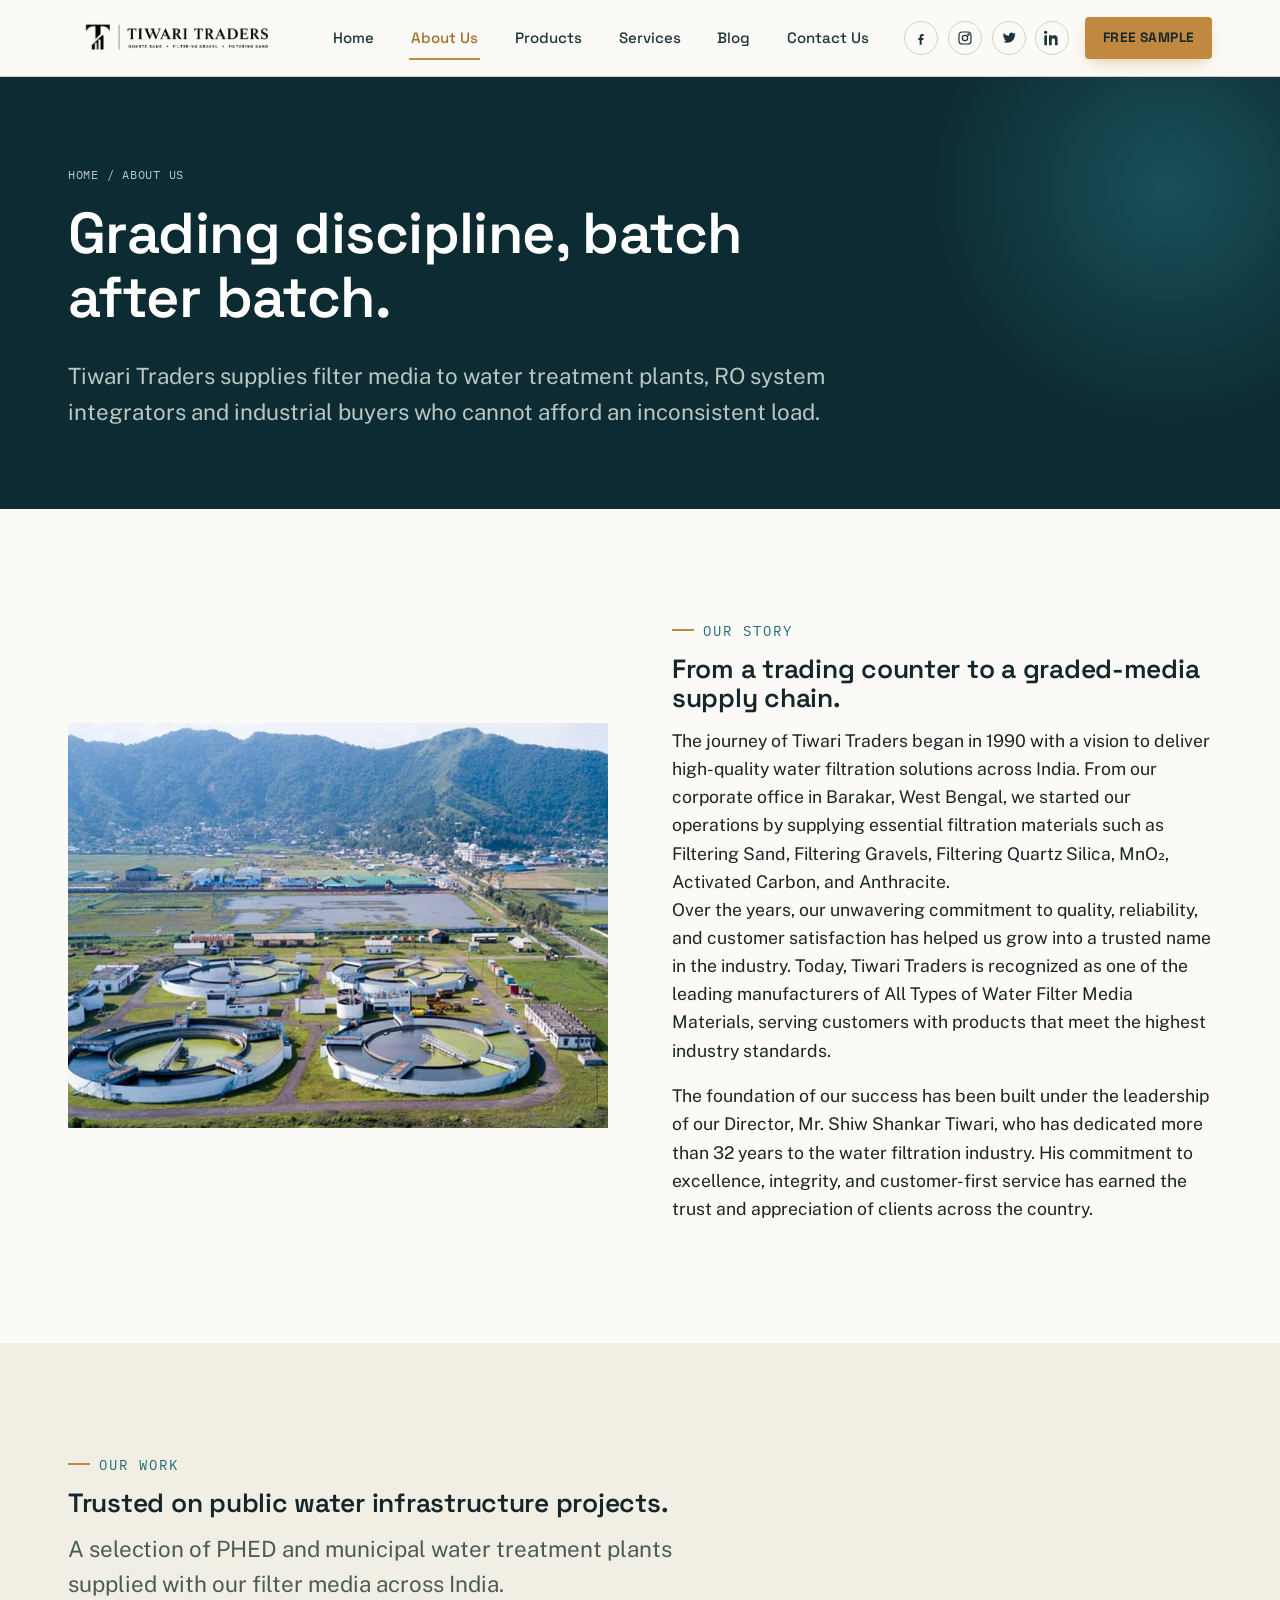
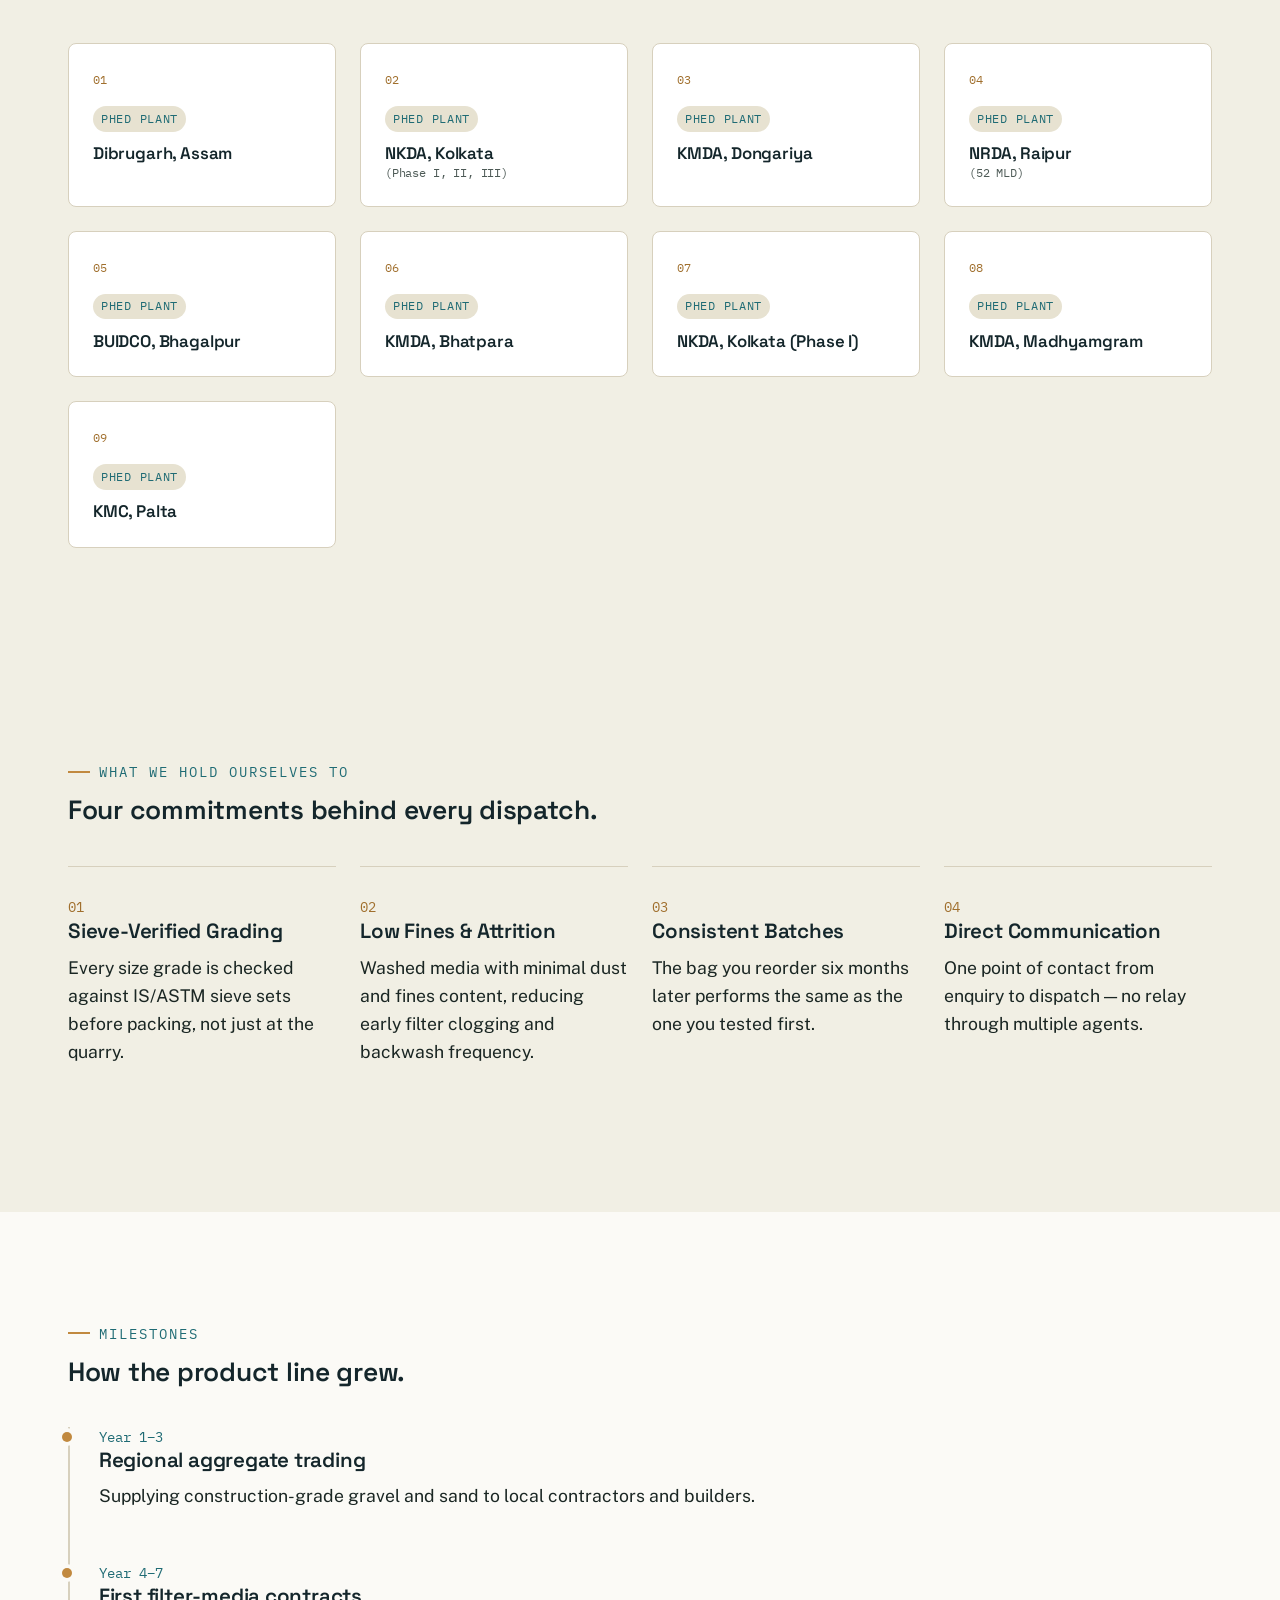
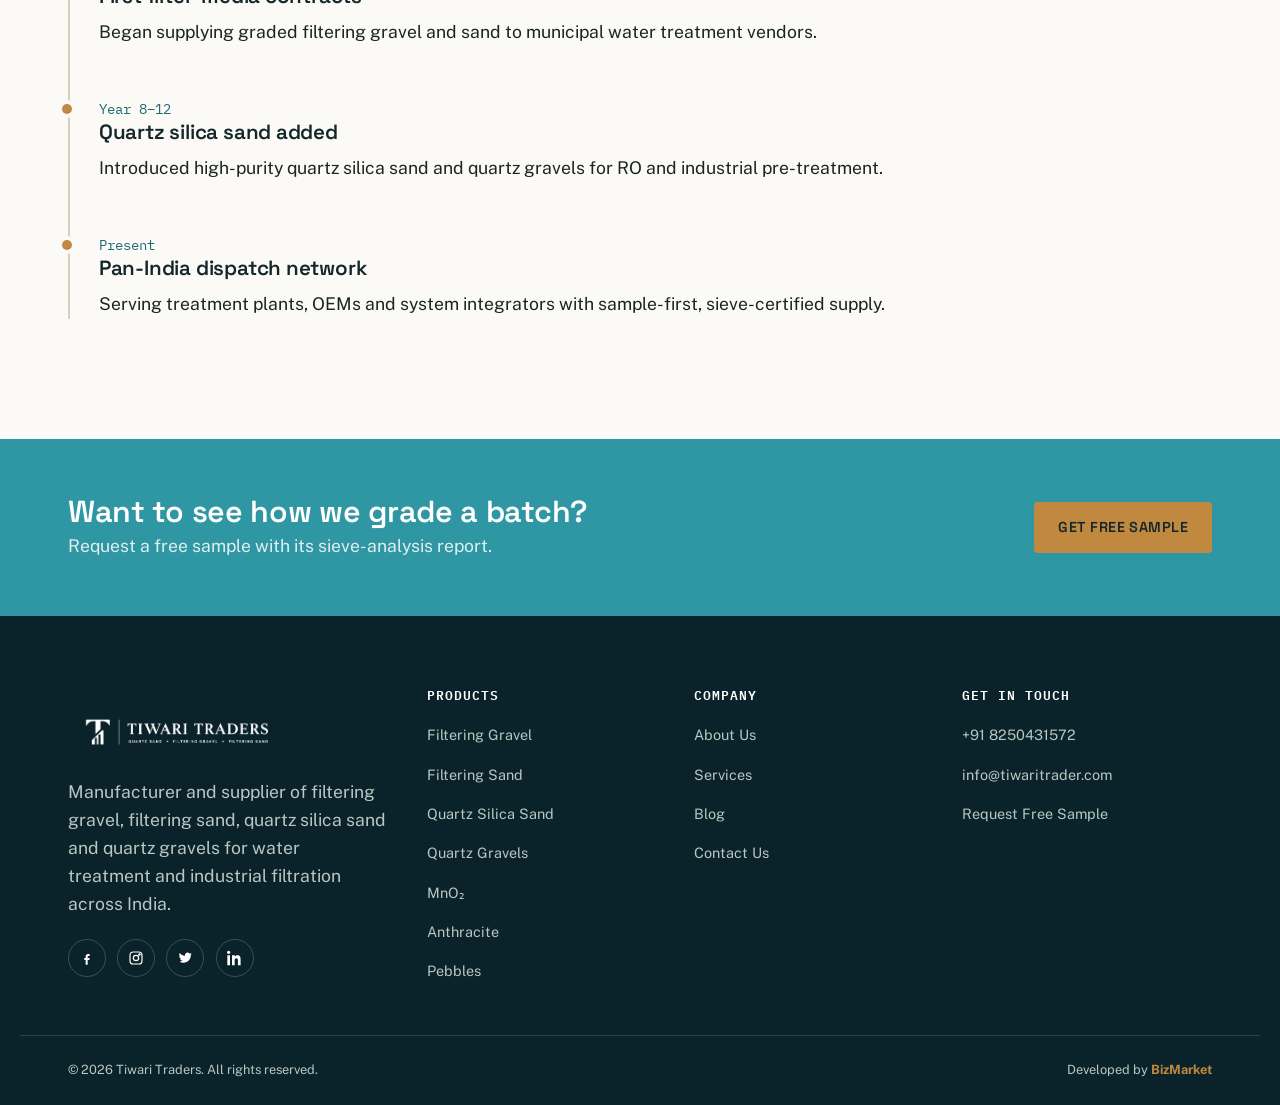
<file: about.html>
<!doctype html>
<html lang="en">
  <head>
    <meta charset="UTF-8" />
    <meta name="viewport" content="width=device-width, initial-scale=1.0" />
    <title>About Us | Tiwari Traders</title>
    <meta
      name="description"
      content="Tiwari Traders is a manufacturer and supplier of water filter media - filtering gravel, filtering sand, quartz silica sand and quartz gravels - built on consistent grading and quality control."
    />
    <link rel="canonical" href="https://www.tiwaritraders.com/about.html" />
    <link rel="preconnect" href="https://fonts.googleapis.com" />
    <link
      href="https://fonts.googleapis.com/css2?family=Space+Grotesk:wght@500;600;700&family=Public+Sans:wght@400;500;600&family=IBM+Plex+Mono:wght@400;500;600&display=swap"
      rel="stylesheet"
    />
    <link rel="stylesheet" href="base.css" />
    <link rel="stylesheet" href="nav.css" />
    <link rel="stylesheet" href="components.css" />
  </head>
  <body>
    <a class="skip-link" href="#main"> Skip to content </a>

    <header class="site-header">
      <nav class="nav-bar" aria-label="Primary">
        <a href="index.html" class="brand">
          <img
            src="assets/logo2-Photoroom.png"
            alt="Tiwari Traders Logo"
            class="brand-logo"
          />
        </a>
        <div class="nav-primary" id="nav-primary">
          <ul>
            <li>
              <a href="index.html" class="nav-link" data-page="index.html"
                >Home</a
              >
            </li>
            <li>
              <a href="about.html" class="nav-link" data-page="about.html"
                >About Us</a
              >
            </li>
            <li>
              <a href="products.html" class="nav-link" data-page="products.html"
                >Products</a
              >
            </li>
            <li>
              <a href="services.html" class="nav-link" data-page="services.html"
                >Services</a
              >
            </li>
            <li>
              <a href="blog.html" class="nav-link" data-page="blog.html"
                >Blog</a
              >
            </li>
            <li>
              <a href="contact.html" class="nav-link" data-page="contact.html"
                >Contact Us</a
              >
            </li>
          </ul>
          <div class="nav-actions">
            <div class="nav-social" aria-label="Social media">
              <a
                href="https://facebook.com"
                target="_blank"
                rel="noopener"
                aria-label="Facebook"
                ><svg
                  width="16"
                  height="16"
                  viewBox="0 0 24 24"
                  fill="currentColor"
                >
                  <path
                    d="M13.5 9H16V6h-2.5C11.6 6 10 7.6 10 9.9V12H8v3h2v7h3v-7h2.4l.6-3H13v-1.6c0-.8.2-1.4 1.5-1.4z"
                  /></svg
              ></a>
              <a
                href="https://instagram.com"
                target="_blank"
                rel="noopener"
                aria-label="Instagram"
                ><svg
                  width="16"
                  height="16"
                  viewBox="0 0 24 24"
                  fill="none"
                  stroke="currentColor"
                  stroke-width="1.8"
                >
                  <rect x="3" y="3" width="18" height="18" rx="5" />
                  <circle cx="12" cy="12" r="4" />
                  <circle cx="17.2" cy="6.8" r="1" /></svg
              ></a>
              <a
                href="https://twitter.com"
                target="_blank"
                rel="noopener"
                aria-label="Twitter / X"
                ><svg
                  width="16"
                  height="16"
                  viewBox="0 0 24 24"
                  fill="currentColor"
                >
                  <path
                    d="M22 5.9c-.7.3-1.5.5-2.3.6.8-.5 1.4-1.3 1.7-2.3-.8.5-1.7.8-2.6 1-1.5-1.6-4-1.7-5.6-.2-1 .9-1.4 2.3-1.2 3.6-3.3-.2-6.2-1.7-8.1-4.2-1 1.8-.5 4 1.1 5.2-.6 0-1.2-.2-1.7-.5 0 1.9 1.3 3.5 3.1 3.9-.6.2-1.2.2-1.8.1.5 1.6 2 2.7 3.7 2.8-1.4 1.1-3.2 1.7-5 1.5 1.8 1.2 4 1.8 6.2 1.8 7.4 0 11.6-6.3 11.3-12 .8-.5 1.5-1.2 2.1-2z"
                  /></svg
              ></a>
              <a
                href="https://linkedin.com"
                target="_blank"
                rel="noopener"
                aria-label="LinkedIn"
                ><svg
                  width="16"
                  height="16"
                  viewBox="0 0 24 24"
                  fill="currentColor"
                >
                  <path
                    d="M4.98 3.5C4.98 4.9 3.9 6 2.5 6S0 4.9 0 3.5 1.1 1 2.5 1s2.48 1.1 2.48 2.5zM.5 8h4V23h-4V8zm7.5 0h3.8v2.05h.05c.53-1 1.83-2.05 3.77-2.05 4.03 0 4.78 2.65 4.78 6.1V23h-4v-6.85c0-1.63-.03-3.73-2.27-3.73-2.27 0-2.62 1.77-2.62 3.6V23h-4V8z"
                  /></svg
              ></a>
            </div>
            <a href="contact.html" class="free-sample-btn">Free Sample</a>
          </div>
        </div>
        <button
          class="nav-toggle"
          id="nav-toggle"
          aria-label="Toggle menu"
          aria-expanded="false"
          aria-controls="nav-primary"
        >
          <span></span>
        </button>
      </nav>
    </header>

    <main id="main">
      <header class="page-header">
        <div class="container">
          <div class="breadcrumb"><a href="index.html">Home</a> / About Us</div>
          <h1>Grading discipline, batch after batch.</h1>
          <p>
            Tiwari Traders supplies filter media to water treatment plants, RO
            system integrators and industrial buyers who cannot afford an
            inconsistent load.
          </p>
        </div>
      </header>

      <!-- ============ STORY ============ -->
      <section class="section">
        <div class="container grid-2">
          <div class="product-card-media" style="aspect-ratio: 4/3">
            <img
              src="assets/Home_Background.jpeg"
              alt="Placeholder: Tiwari Traders yard and screening operation"
            />
          </div>
          <div>
            <div class="eyebrow">Our Story</div>
            <h2>From a trading counter to a graded-media supply chain.</h2>
            <p>
              The journey of Tiwari Traders began in 1990 with a vision to
              deliver high-quality water filtration solutions across India. From
              our corporate office in Barakar, West Bengal, we started our
              operations by supplying essential filtration materials such as
              Filtering Sand, Filtering Gravels, Filtering Quartz Silica, MnO₂,
              Activated Carbon, and Anthracite. <br />

              Over the years, our unwavering commitment to quality, reliability,
              and customer satisfaction has helped us grow into a trusted name
              in the industry. Today, Tiwari Traders is recognized as one of the
              leading manufacturers of All Types of Water Filter Media
              Materials, serving customers with products that meet the highest
              industry standards.
            </p>
            <p>
              The foundation of our success has been built under the leadership
              of our Director, Mr. Shiw Shankar Tiwari, who has dedicated more
              than 32 years to the water filtration industry. His commitment to
              excellence, integrity, and customer-first service has earned the
              trust and appreciation of clients across the country.
            </p>
          </div>
        </div>
      </section>

      <!-- ============ OUR WORK ============ -->
      <section class="section section--alt">
        <div class="container">
          <div class="section-head">
            <div class="eyebrow">Our Work</div>
            <h2>Trusted on public water infrastructure projects.</h2>
            <p>
              A selection of PHED and municipal water treatment plants supplied
              with our filter media across India.
            </p>
          </div>
          <div class="work-grid">
            <div class="work-card">
              <span class="work-num">01</span>
              <div class="work-tag">PHED Plant</div>
              <h3>Dibrugarh, Assam</h3>
            </div>

            <div class="work-card">
              <span class="work-num">02</span>
              <div class="work-tag">PHED Plant</div>
              <h3>
                NKDA, Kolkata <span class="work-note">(Phase I, II, III)</span>
              </h3>
            </div>

            <div class="work-card">
              <span class="work-num">03</span>
              <div class="work-tag">PHED Plant</div>
              <h3>KMDA, Dongariya</h3>
            </div>

            <div class="work-card">
              <span class="work-num">04</span>
              <div class="work-tag">PHED Plant</div>
              <h3>NRDA, Raipur <span class="work-note">(52 MLD)</span></h3>
            </div>

            <div class="work-card">
              <span class="work-num">05</span>
              <div class="work-tag">PHED Plant</div>
              <h3>BUIDCO, Bhagalpur</h3>
            </div>

            <div class="work-card">
              <span class="work-num">06</span>
              <div class="work-tag">PHED Plant</div>
              <h3>KMDA, Bhatpara</h3>
            </div>

            <div class="work-card">
              <span class="work-num">07</span>
              <div class="work-tag">PHED Plant</div>
              <h3>NKDA, Kolkata (Phase I)</h3>
            </div>
            <div class="work-card">
              <span class="work-num">08</span>
              <div class="work-tag">PHED Plant</div>
              <h3>KMDA, Madhyamgram</h3>
            </div>
            <div class="work-card">
              <span class="work-num">09</span>
              <div class="work-tag">PHED Plant</div>
              <h3>KMC, Palta</h3>
            </div>
          </div>
        </div>
      </section>

      <!-- ============ VALUES ============ -->
      <section class="section section--alt">
        <div class="container">
          <div class="section-head">
            <div class="eyebrow">What We Hold Ourselves To</div>
            <h2>Four commitments behind every dispatch.</h2>
          </div>
          <div class="value-grid">
            <div class="value-card">
              <span class="num">01</span>
              <h3>Sieve-Verified Grading</h3>
              <p>
                Every size grade is checked against IS/ASTM sieve sets before
                packing, not just at the quarry.
              </p>
            </div>
            <div class="value-card">
              <span class="num">02</span>
              <h3>Low Fines &amp; Attrition</h3>
              <p>
                Washed media with minimal dust and fines content, reducing early
                filter clogging and backwash frequency.
              </p>
            </div>
            <div class="value-card">
              <span class="num">03</span>
              <h3>Consistent Batches</h3>
              <p>
                The bag you reorder six months later performs the same as the
                one you tested first.
              </p>
            </div>
            <div class="value-card">
              <span class="num">04</span>
              <h3>Direct Communication</h3>
              <p>
                One point of contact from enquiry to dispatch &mdash; no relay
                through multiple agents.
              </p>
            </div>
          </div>
        </div>
      </section>

      <!-- ============ TIMELINE ============ -->
      <section class="section">
        <div class="container">
          <div class="section-head">
            <div class="eyebrow">Milestones</div>
            <h2>How the product line grew.</h2>
          </div>
          <div class="timeline">
            <div class="timeline-item">
              <div class="yr">Year 1&ndash;3</div>
              <h3>Regional aggregate trading</h3>
              <p>
                Supplying construction-grade gravel and sand to local
                contractors and builders.
              </p>
            </div>
            <div class="timeline-item">
              <div class="yr">Year 4&ndash;7</div>
              <h3>First filter-media contracts</h3>
              <p>
                Began supplying graded filtering gravel and sand to municipal
                water treatment vendors.
              </p>
            </div>
            <div class="timeline-item">
              <div class="yr">Year 8&ndash;12</div>
              <h3>Quartz silica sand added</h3>
              <p>
                Introduced high-purity quartz silica sand and quartz gravels for
                RO and industrial pre-treatment.
              </p>
            </div>
            <div class="timeline-item">
              <div class="yr">Present</div>
              <h3>Pan-India dispatch network</h3>
              <p>
                Serving treatment plants, OEMs and system integrators with
                sample-first, sieve-certified supply.
              </p>
            </div>
          </div>
        </div>
      </section>

      <!-- ============ CTA BAND ============ -->
      <section class="cta-band">
        <div class="container">
          <div>
            <h2>Want to see how we grade a batch?</h2>
            <p>Request a free sample with its sieve-analysis report.</p>
          </div>
          <a href="contact.html" class="btn btn-gold">Get Free Sample</a>
        </div>
      </section>
    </main>

    <footer class="site-footer">
      <div class="container footer-top">
        <div class="footer-col footer-brand-col">
          <img
            src="assets/logo3.png"
            alt="Tiwari Traders Logo"
            class="brand-logo"
          />
          <p>
            Manufacturer and supplier of filtering gravel, filtering sand,
            quartz silica sand and quartz gravels for water treatment and
            industrial filtration across India.
          </p>
          <div class="footer-social" aria-label="Social media">
            <a
              href="https://facebook.com"
              target="_blank"
              rel="noopener"
              aria-label="Facebook"
              ><svg viewBox="0 0 24 24" fill="currentColor">
                <path
                  d="M13.5 9H16V6h-2.5C11.6 6 10 7.6 10 9.9V12H8v3h2v7h3v-7h2.4l.6-3H13v-1.6c0-.8.2-1.4 1.5-1.4z"
                /></svg
            ></a>
            <a
              href="https://instagram.com"
              target="_blank"
              rel="noopener"
              aria-label="Instagram"
              ><svg
                viewBox="0 0 24 24"
                fill="none"
                stroke="currentColor"
                stroke-width="1.8"
              >
                <rect x="3" y="3" width="18" height="18" rx="5" />
                <circle cx="12" cy="12" r="4" />
                <circle cx="17.2" cy="6.8" r="1" /></svg
            ></a>
            <a
              href="https://twitter.com"
              target="_blank"
              rel="noopener"
              aria-label="Twitter / X"
              ><svg viewBox="0 0 24 24" fill="currentColor">
                <path
                  d="M22 5.9c-.7.3-1.5.5-2.3.6.8-.5 1.4-1.3 1.7-2.3-.8.5-1.7.8-2.6 1-1.5-1.6-4-1.7-5.6-.2-1 .9-1.4 2.3-1.2 3.6-3.3-.2-6.2-1.7-8.1-4.2-1 1.8-.5 4 1.1 5.2-.6 0-1.2-.2-1.7-.5 0 1.9 1.3 3.5 3.1 3.9-.6.2-1.2.2-1.8.1.5 1.6 2 2.7 3.7 2.8-1.4 1.1-3.2 1.7-5 1.5 1.8 1.2 4 1.8 6.2 1.8 7.4 0 11.6-6.3 11.3-12 .8-.5 1.5-1.2 2.1-2z"
                /></svg
            ></a>
            <a
              href="https://linkedin.com"
              target="_blank"
              rel="noopener"
              aria-label="LinkedIn"
              ><svg viewBox="0 0 24 24" fill="currentColor">
                <path
                  d="M4.98 3.5C4.98 4.9 3.9 6 2.5 6S0 4.9 0 3.5 1.1 1 2.5 1s2.48 1.1 2.48 2.5zM.5 8h4V23h-4V8zm7.5 0h3.8v2.05h.05c.53-1 1.83-2.05 3.77-2.05 4.03 0 4.78 2.65 4.78 6.1V23h-4v-6.85c0-1.63-.03-3.73-2.27-3.73-2.27 0-2.62 1.77-2.62 3.6V23h-4V8z"
                /></svg
            ></a>
          </div>
        </div>
        <div class="footer-col">
          <h4>Products</h4>
          <ul>
            <li><a href="products.html#gravel-2-4">Filtering Gravel</a></li>
            <li><a href="products.html#sand-04-08">Filtering Sand</a></li>
            <li><a href="products.html#silica-05-1">Quartz Silica Sand</a></li>
            <li><a href="products.html#qgravel-4-8">Quartz Gravels</a></li>
            <li><a href="products.html#mn-o2">MnO₂</a></li>
            <li><a href="products.html#anthracite">Anthracite</a></li>
            <li><a href="products.html#pebbles">Pebbles</a></li>
          </ul>
        </div>
        <div class="footer-col">
          <h4>Company</h4>
          <ul>
            <li><a href="about.html">About Us</a></li>
            <li><a href="services.html">Services</a></li>
            <li><a href="blog.html">Blog</a></li>
            <li><a href="contact.html">Contact Us</a></li>
          </ul>
        </div>
        <div class="footer-col">
          <h4>Get in touch</h4>
          <ul>
            <li><a href="tel:+918250431572">+91 8250431572</a></li>
            <li>
              <a href="mailto:info@tiwaritrader.com">info@tiwaritrader.com</a>
            </li>
            <li><a href="contact.html">Request Free Sample</a></li>
          </ul>
        </div>
      </div>
      <div class="container footer-bottom">
        <span
          >&copy; <span id="year"></span> Tiwari Traders. All rights
          reserved.</span
        >
         <span
          >Developed by
          <a
            href="https://www.bizmarket.in"
            target="_blank"
            rel="noopener noreferrer"
            style="color: #c1893f; font-weight: 700"
          >
            BizMarket</a
          ></span
      </div>
    </footer>

    <script src="main.js"></script>
  </body>
</html>
</file>
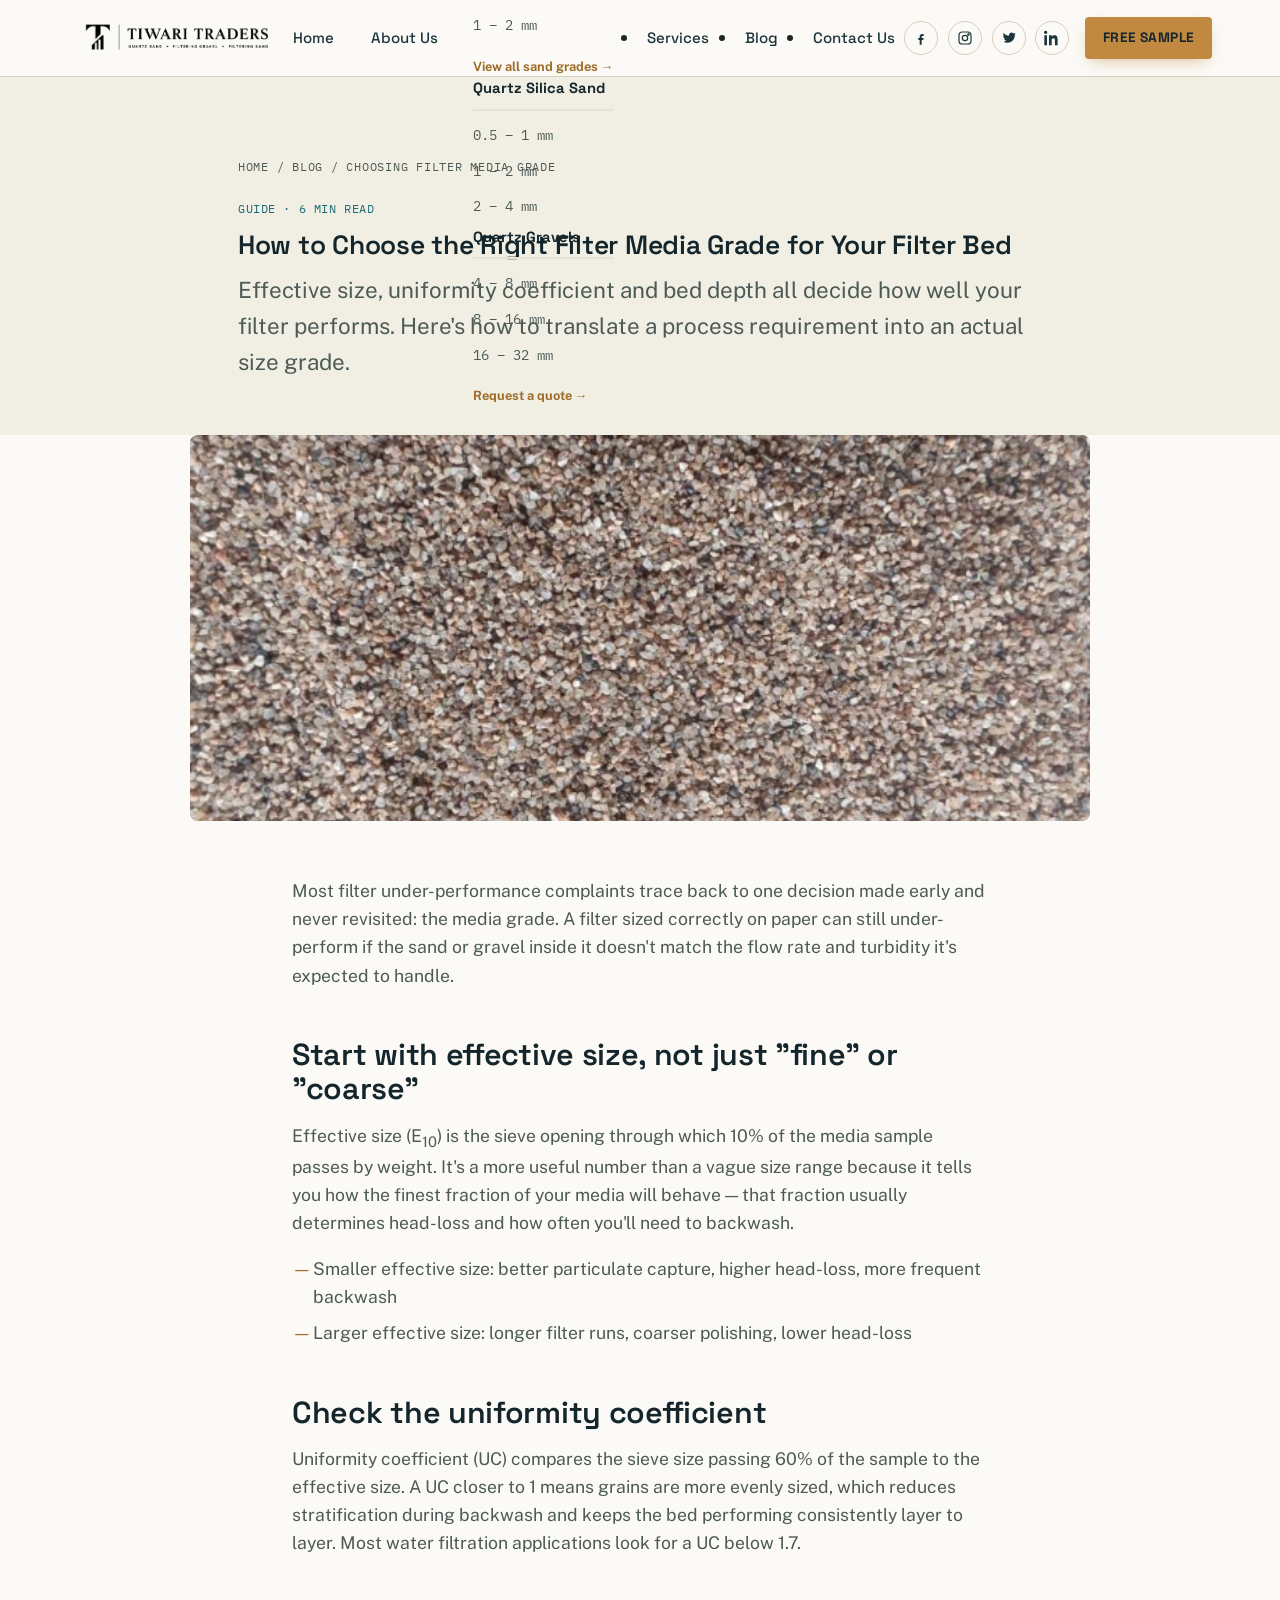
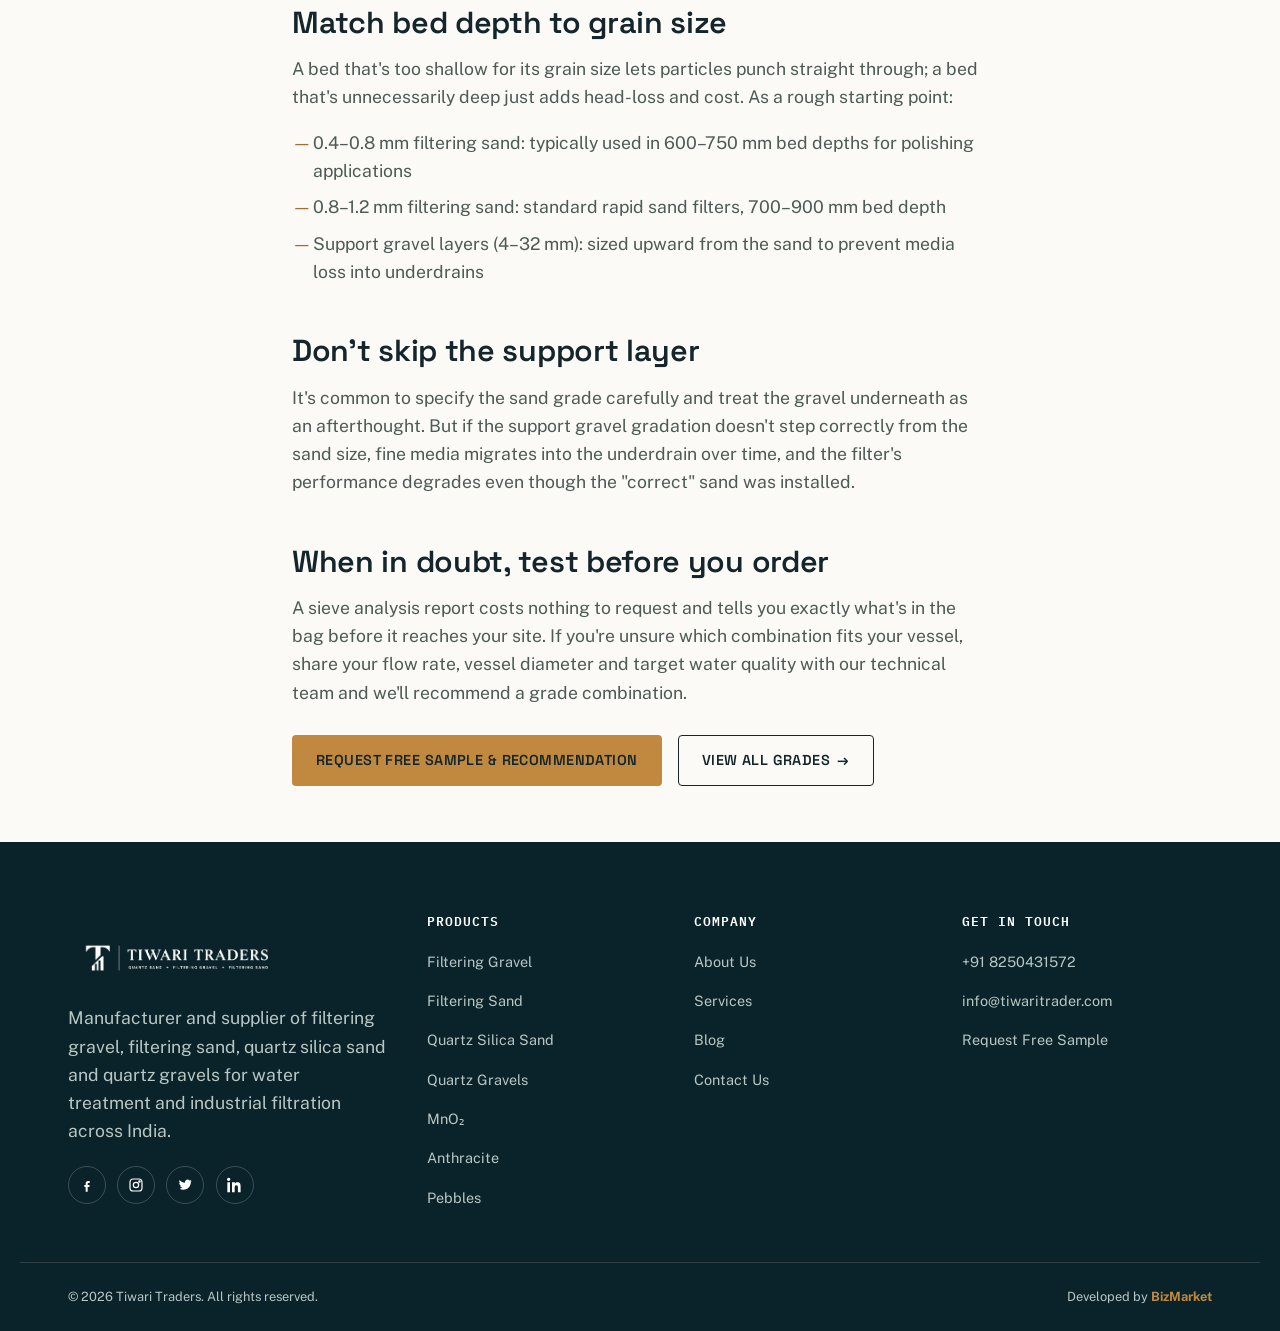
<file: blog-choosing-filter-media-grade.html>
<!DOCTYPE html>
<html lang="en">
<head>
<meta charset="UTF-8">
<meta name="viewport" content="width=device-width, initial-scale=1.0">
<title>How to Choose the Right Filter Media Grade | Tiwari Traders Blog</title>
<meta name="description" content="A practical guide to selecting filtering gravel, filtering sand and quartz silica sand grades based on effective size, uniformity coefficient and bed depth.">
<link rel="canonical" href="https://www.tiwaritraders.com/blog-choosing-filter-media-grade.html">
<link rel="preconnect" href="https://fonts.googleapis.com">
<link href="https://fonts.googleapis.com/css2?family=Space+Grotesk:wght@500;600;700&family=Public+Sans:wght@400;500;600&family=IBM+Plex+Mono:wght@400;500;600&display=swap" rel="stylesheet">
<link rel="stylesheet" href="base.css">
<link rel="stylesheet" href="nav.css">
<link rel="stylesheet" href="components.css">
</head>
<body>
<a class="skip-link" href="#main">Skip to content</a>

<header class="site-header">
  <nav class="nav-bar" aria-label="Primary">
    <a href="index.html" class="brand">
      <img src="assets/logo2-Photoroom.png" alt="Tiwari Traders Logo" class="brand-logo">
    </a>
    <div class="nav-primary" id="nav-primary">
      <ul>
        <li><a href="index.html" class="nav-link" data-page="index.html">Home</a></li>
        <li><a href="about.html" class="nav-link" data-page="about.html">About Us</a></li>
        <li class="has-dropdown">
          <a href="products.html" class="nav-link" data-page="products.html">Products
            <svg class="caret" viewBox="0 0 12 8" fill="none"><path d="M1 1l5 5 5-5" stroke="currentColor" stroke-width="1.6" stroke-linecap="round" stroke-linejoin="round"/></svg>
          </a>
          <!-- <div class="mega-panel"> -->
            <div class="mega-col">
              <div class="mega-col-title">Filtering Gravel</div>
              <ul>
                <li><a href="products.html#gravel-2-4">2 &ndash; 4 mm</a></li>
                <li><a href="products.html#gravel-4-8">4 &ndash; 8 mm</a></li>
                <li><a href="products.html#gravel-8-16">8 &ndash; 16 mm</a></li>
                <li><a href="products.html#gravel-16-32">16 &ndash; 32 mm</a></li>
              </ul>
            </div>
            <div class="mega-col">
              <div class="mega-col-title">Filtering Sand</div>
              <ul>
                <li><a href="products.html#sand-04-08">0.4 &ndash; 0.8 mm</a></li>
                <li><a href="products.html#sand-08-12">0.8 &ndash; 1.2 mm</a></li>
                <li><a href="products.html#sand-1-2">1 &ndash; 2 mm</a></li>
              </ul>
              <div class="mega-col-cta"><a href="products.html">View all sand grades &rarr;</a></div>
            </div>
            <div class="mega-col">
              <div class="mega-col-title">Quartz Silica Sand</div>
              <ul>
                <li><a href="products.html#silica-05-1">0.5 &ndash; 1 mm</a></li>
                <li><a href="products.html#silica-1-2">1 &ndash; 2 mm</a></li>
                <li><a href="products.html#silica-2-4">2 &ndash; 4 mm</a></li>
              </ul>
            </div>
            <div class="mega-col">
              <div class="mega-col-title">Quartz Gravels</div>
              <ul>
                <li><a href="products.html#qgravel-4-8">4 &ndash; 8 mm</a></li>
                <li><a href="products.html#qgravel-8-16">8 &ndash; 16 mm</a></li>
                <li><a href="products.html#qgravel-16-32">16 &ndash; 32 mm</a></li>
              </ul>
              <div class="mega-col-cta"><a href="contact.html">Request a quote &rarr;</a></div>
            </div>
          </div>
        </li>
        <li><a href="services.html" class="nav-link" data-page="services.html">Services</a></li>
        <li><a href="blog.html" class="nav-link" data-page="blog.html">Blog</a></li>
        <li><a href="contact.html" class="nav-link" data-page="contact.html">Contact Us</a></li>
      </ul>
      <div class="nav-actions">
        <div class="nav-social" aria-label="Social media">
          <a href="https://facebook.com" target="_blank" rel="noopener" aria-label="Facebook"><svg width="16" height="16" viewBox="0 0 24 24" fill="currentColor"><path d="M13.5 9H16V6h-2.5C11.6 6 10 7.6 10 9.9V12H8v3h2v7h3v-7h2.4l.6-3H13v-1.6c0-.8.2-1.4 1.5-1.4z"/></svg></a>
          <a href="https://instagram.com" target="_blank" rel="noopener" aria-label="Instagram"><svg width="16" height="16" viewBox="0 0 24 24" fill="none" stroke="currentColor" stroke-width="1.8"><rect x="3" y="3" width="18" height="18" rx="5"/><circle cx="12" cy="12" r="4"/><circle cx="17.2" cy="6.8" r="1"/></svg></a>
          <a href="https://twitter.com" target="_blank" rel="noopener" aria-label="Twitter / X"><svg width="16" height="16" viewBox="0 0 24 24" fill="currentColor"><path d="M22 5.9c-.7.3-1.5.5-2.3.6.8-.5 1.4-1.3 1.7-2.3-.8.5-1.7.8-2.6 1-1.5-1.6-4-1.7-5.6-.2-1 .9-1.4 2.3-1.2 3.6-3.3-.2-6.2-1.7-8.1-4.2-1 1.8-.5 4 1.1 5.2-.6 0-1.2-.2-1.7-.5 0 1.9 1.3 3.5 3.1 3.9-.6.2-1.2.2-1.8.1.5 1.6 2 2.7 3.7 2.8-1.4 1.1-3.2 1.7-5 1.5 1.8 1.2 4 1.8 6.2 1.8 7.4 0 11.6-6.3 11.3-12 .8-.5 1.5-1.2 2.1-2z"/></svg></a>
          <a href="https://linkedin.com" target="_blank" rel="noopener" aria-label="LinkedIn"><svg width="16" height="16" viewBox="0 0 24 24" fill="currentColor"><path d="M4.98 3.5C4.98 4.9 3.9 6 2.5 6S0 4.9 0 3.5 1.1 1 2.5 1s2.48 1.1 2.48 2.5zM.5 8h4V23h-4V8zm7.5 0h3.8v2.05h.05c.53-1 1.83-2.05 3.77-2.05 4.03 0 4.78 2.65 4.78 6.1V23h-4v-6.85c0-1.63-.03-3.73-2.27-3.73-2.27 0-2.62 1.77-2.62 3.6V23h-4V8z"/></svg></a>
        </div>
        <a href="contact.html" class="free-sample-btn">Free Sample</a>
      </div>
    </div>
    <button class="nav-toggle" id="nav-toggle" aria-label="Toggle menu" aria-expanded="false" aria-controls="nav-primary"><span></span></button>
  </nav>
</header>

<main id="main">

  <section class="article-hero">
    <div class="container" style="max-width:900px; margin-inline:auto;">
      <div class="breadcrumb" style="font-family:var(--font-mono); font-size:0.78rem; text-transform:uppercase; letter-spacing:0.06em; color:var(--text-soft); margin-bottom:1rem;">
        <a href="index.html">Home</a> / <a href="blog.html">Blog</a> / Choosing Filter Media Grade
      </div>
      <span class="blog-meta">Guide &middot; 6 min read</span>
      <h1 style="margin-top:0.6rem;">How to Choose the Right Filter Media Grade for Your Filter Bed</h1>
      <p style="color:var(--text-soft); font-size:var(--step-1); max-width:65ch;">Effective size, uniformity coefficient and bed depth all decide how well your filter performs. Here's how to translate a process requirement into an actual size grade.</p>
    </div>
  </section>

  <div class="article-media"><img src="assets/filteringSand1.png" alt="Placeholder: filter media grade selection"></div>

  <article class="article-body container">
    <p>Most filter under-performance complaints trace back to one decision made early and never revisited: the media grade. A filter sized correctly on paper can still under-perform if the sand or gravel inside it doesn't match the flow rate and turbidity it's expected to handle.</p>

    <h2>Start with effective size, not just "fine" or "coarse"</h2>
    <p>Effective size (E<sub>10</sub>) is the sieve opening through which 10% of the media sample passes by weight. It's a more useful number than a vague size range because it tells you how the finest fraction of your media will behave &mdash; that fraction usually determines head-loss and how often you'll need to backwash.</p>
    <ul>
      <li>Smaller effective size: better particulate capture, higher head-loss, more frequent backwash</li>
      <li>Larger effective size: longer filter runs, coarser polishing, lower head-loss</li>
    </ul>

    <h2>Check the uniformity coefficient</h2>
    <p>Uniformity coefficient (UC) compares the sieve size passing 60% of the sample to the effective size. A UC closer to 1 means grains are more evenly sized, which reduces stratification during backwash and keeps the bed performing consistently layer to layer. Most water filtration applications look for a UC below 1.7.</p>

    <h2>Match bed depth to grain size</h2>
    <p>A bed that's too shallow for its grain size lets particles punch straight through; a bed that's unnecessarily deep just adds head-loss and cost. As a rough starting point:</p>
    <ul>
      <li>0.4&ndash;0.8 mm filtering sand: typically used in 600&ndash;750 mm bed depths for polishing applications</li>
      <li>0.8&ndash;1.2 mm filtering sand: standard rapid sand filters, 700&ndash;900 mm bed depth</li>
      <li>Support gravel layers (4&ndash;32 mm): sized upward from the sand to prevent media loss into underdrains</li>
    </ul>

    <h2>Don't skip the support layer</h2>
    <p>It's common to specify the sand grade carefully and treat the gravel underneath as an afterthought. But if the support gravel gradation doesn't step correctly from the sand size, fine media migrates into the underdrain over time, and the filter's performance degrades even though the "correct" sand was installed.</p>

    <h2>When in doubt, test before you order</h2>
    <p>A sieve analysis report costs nothing to request and tells you exactly what's in the bag before it reaches your site. If you're unsure which combination fits your vessel, share your flow rate, vessel diameter and target water quality with our technical team and we'll recommend a grade combination.</p>

    <div class="flow-actions">
      <a href="contact.html" class="btn btn-gold">Request Free Sample &amp; Recommendation</a>
      <a href="products.html" class="btn btn-outline btn-arrow">View All Grades</a>
    </div>
  </article>

</main>

<footer class="site-footer">
  <div class="container footer-top">
    <div class="footer-col footer-brand-col">
      <img src="assets/logo3.png" alt="Tiwari Traders Logo" class="brand-logo">
      <p>Manufacturer and supplier of filtering gravel, filtering sand, quartz silica sand and quartz gravels for water treatment and industrial filtration across India.</p>
      <div class="footer-social" aria-label="Social media">
        <a href="https://facebook.com" target="_blank" rel="noopener" aria-label="Facebook"><svg viewBox="0 0 24 24" fill="currentColor"><path d="M13.5 9H16V6h-2.5C11.6 6 10 7.6 10 9.9V12H8v3h2v7h3v-7h2.4l.6-3H13v-1.6c0-.8.2-1.4 1.5-1.4z"/></svg></a>
        <a href="https://instagram.com" target="_blank" rel="noopener" aria-label="Instagram"><svg viewBox="0 0 24 24" fill="none" stroke="currentColor" stroke-width="1.8"><rect x="3" y="3" width="18" height="18" rx="5"/><circle cx="12" cy="12" r="4"/><circle cx="17.2" cy="6.8" r="1"/></svg></a>
        <a href="https://twitter.com" target="_blank" rel="noopener" aria-label="Twitter / X"><svg viewBox="0 0 24 24" fill="currentColor"><path d="M22 5.9c-.7.3-1.5.5-2.3.6.8-.5 1.4-1.3 1.7-2.3-.8.5-1.7.8-2.6 1-1.5-1.6-4-1.7-5.6-.2-1 .9-1.4 2.3-1.2 3.6-3.3-.2-6.2-1.7-8.1-4.2-1 1.8-.5 4 1.1 5.2-.6 0-1.2-.2-1.7-.5 0 1.9 1.3 3.5 3.1 3.9-.6.2-1.2.2-1.8.1.5 1.6 2 2.7 3.7 2.8-1.4 1.1-3.2 1.7-5 1.5 1.8 1.2 4 1.8 6.2 1.8 7.4 0 11.6-6.3 11.3-12 .8-.5 1.5-1.2 2.1-2z"/></svg></a>
        <a href="https://linkedin.com" target="_blank" rel="noopener" aria-label="LinkedIn"><svg viewBox="0 0 24 24" fill="currentColor"><path d="M4.98 3.5C4.98 4.9 3.9 6 2.5 6S0 4.9 0 3.5 1.1 1 2.5 1s2.48 1.1 2.48 2.5zM.5 8h4V23h-4V8zm7.5 0h3.8v2.05h.05c.53-1 1.83-2.05 3.77-2.05 4.03 0 4.78 2.65 4.78 6.1V23h-4v-6.85c0-1.63-.03-3.73-2.27-3.73-2.27 0-2.62 1.77-2.62 3.6V23h-4V8z"/></svg></a>
      </div>
    </div>
    <div class="footer-col">
      <h4>Products</h4>
      <ul>
        <li><a href="products.html#gravel-2-4">Filtering Gravel</a></li>
        <li><a href="products.html#sand-04-08">Filtering Sand</a></li>
        <li><a href="products.html#silica-05-1">Quartz Silica Sand</a></li>
        <li><a href="products.html#qgravel-4-8">Quartz Gravels</a></li>
        <li><a href="products.html#mn-o2">MnO₂</a></li>   
      <li><a href="products.html#anthracite">Anthracite</a></li>
      <li><a href="products.html#pebbles">Pebbles</a></li>
        
      </ul>
    </div>
    <div class="footer-col">
      <h4>Company</h4>
      <ul>
        <li><a href="about.html">About Us</a></li>
        <li><a href="services.html">Services</a></li>
        <li><a href="blog.html">Blog</a></li>
        <li><a href="contact.html">Contact Us</a></li>
      </ul>
    </div>
    <div class="footer-col">
      <h4>Get in touch</h4>
      <ul>
        <li><a href="tel:+918250431572">+91 8250431572</a></li>
        <li><a href="mailto:info@tiwaritrader.com">info@tiwaritrader.com</a></li>
        <li><a href="contact.html">Request Free Sample</a></li>
      </ul>
    </div>
  </div>
  <div class="container footer-bottom">
    <span>&copy; <span id="year"></span> Tiwari Traders. All rights reserved.</span>
 <span
          >Developed by
          <a
            href="https://www.bizmarket.in"
            target="_blank"
            rel="noopener noreferrer"
            style="color: #c1893f; font-weight: 700"
          >
            BizMarket</a
          ></span  </div>
</footer>

<script src="main.js"></script>
</body>
</html>
</file>
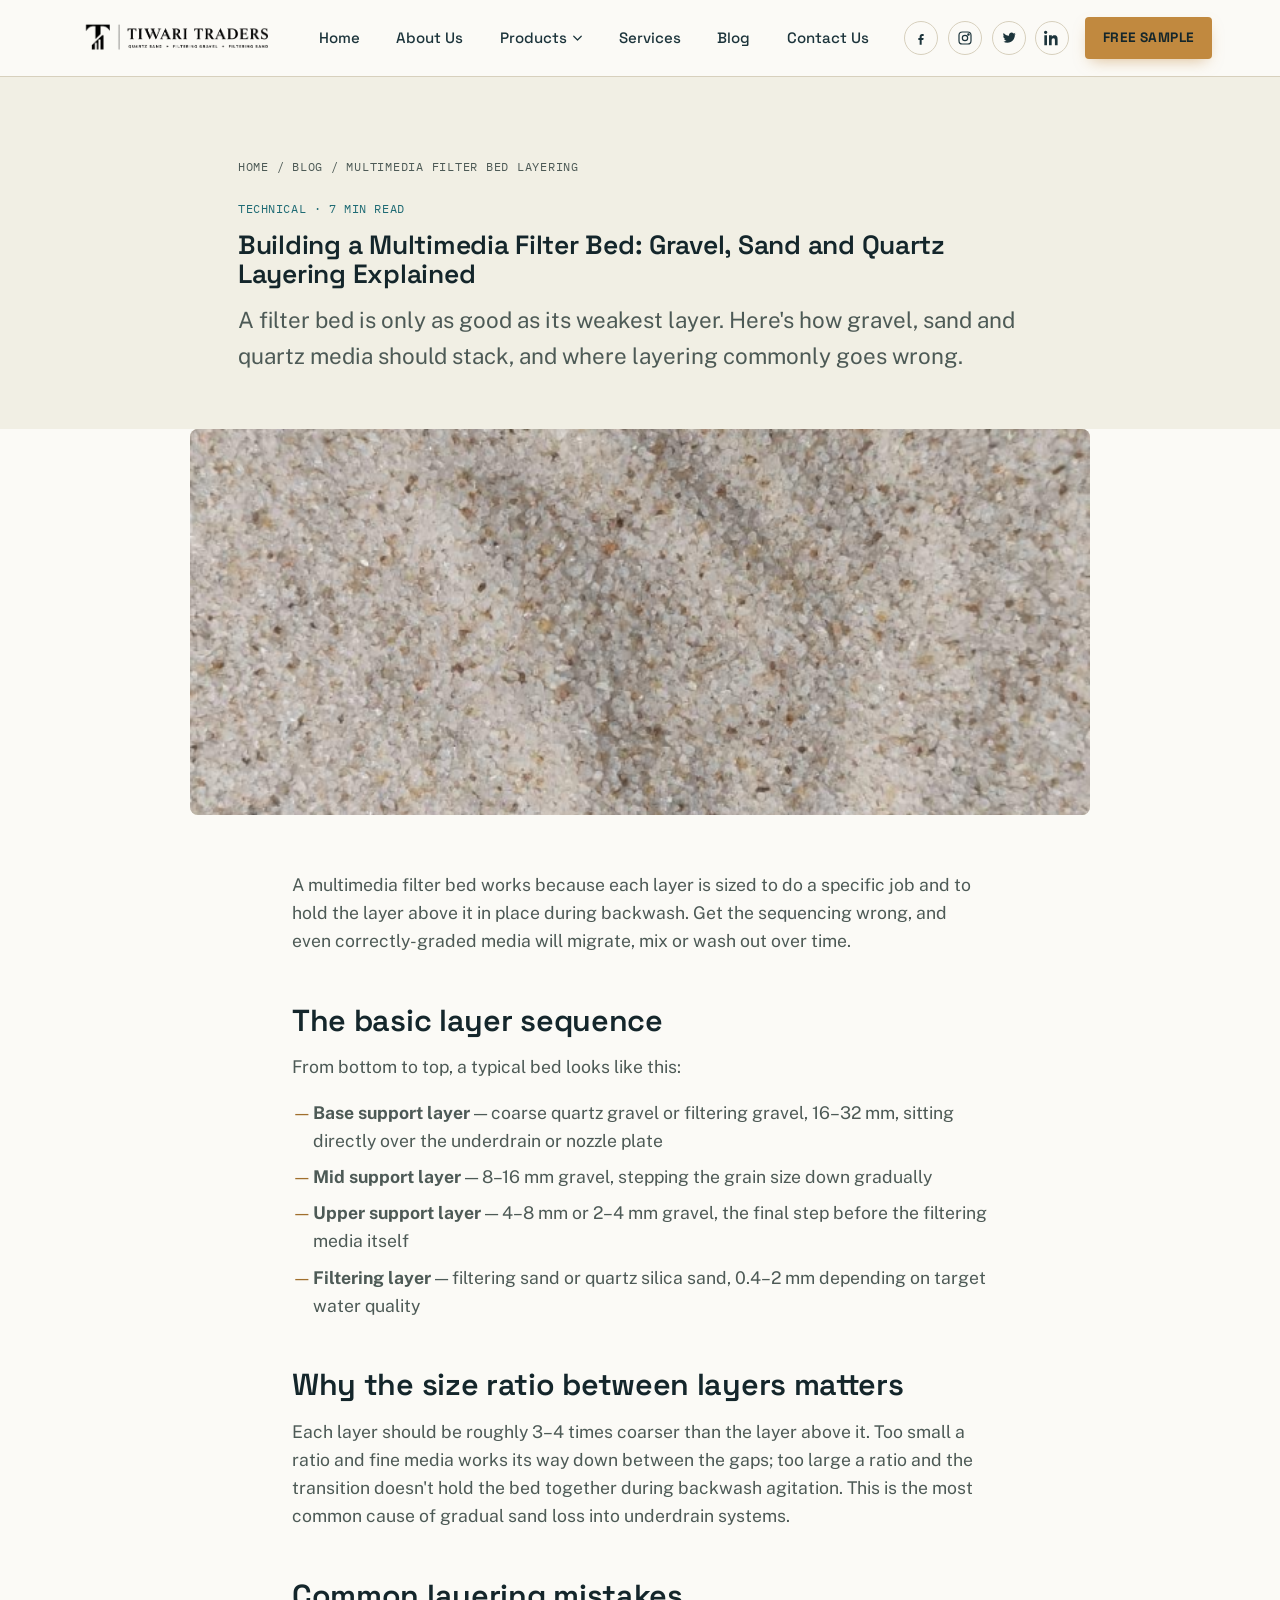
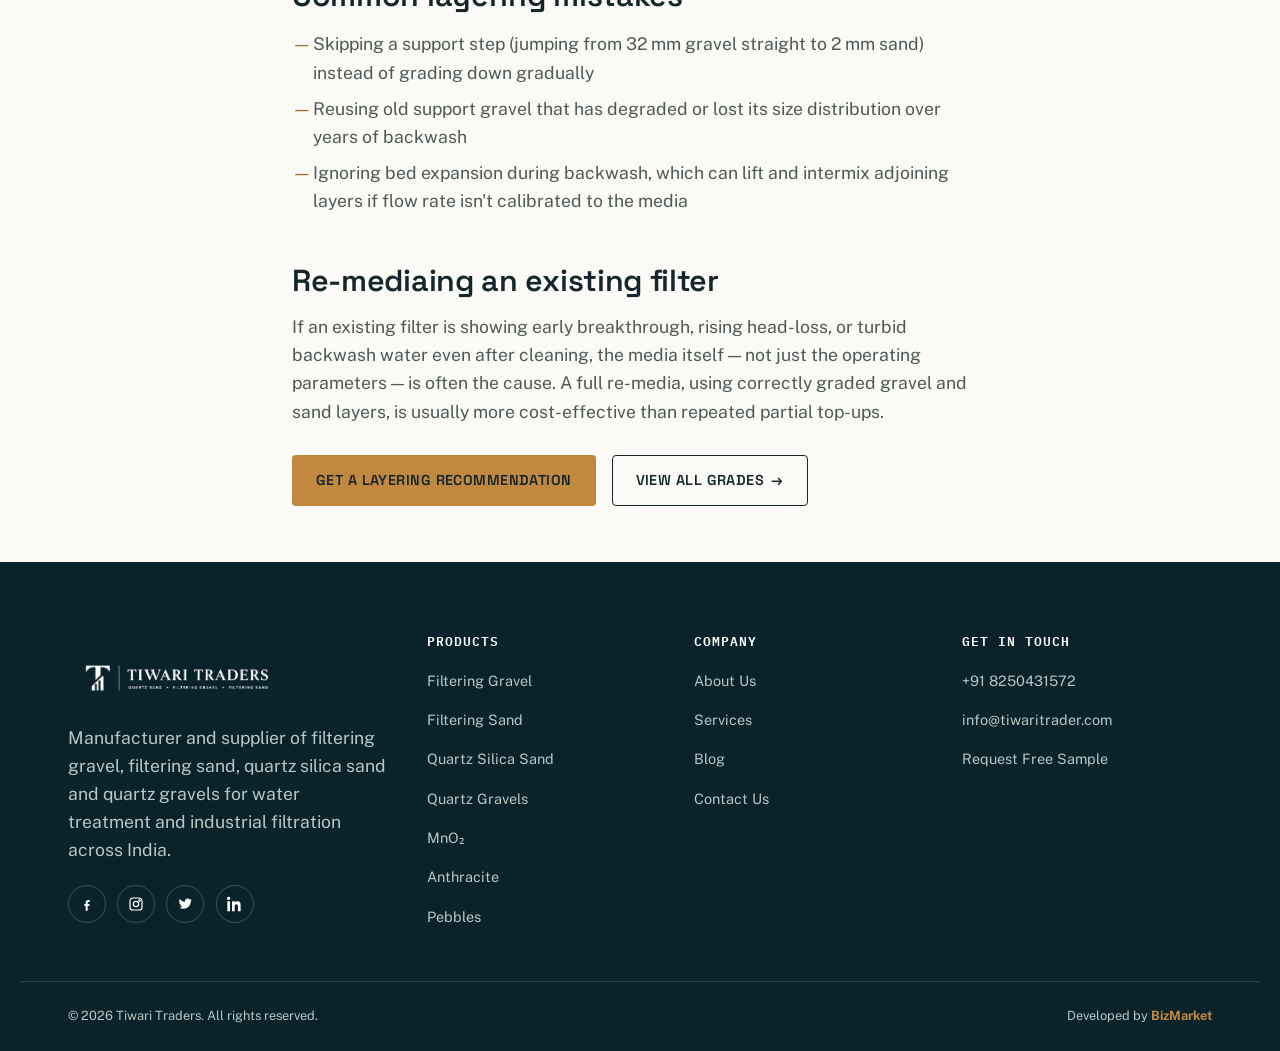
<file: blog-multimedia-filter-bed-layering.html>
<!doctype html>
<html lang="en">
  <head>
    <meta charset="UTF-8" />
    <meta name="viewport" content="width=device-width, initial-scale=1.0" />
    <title>
      Building a Multimedia Filter Bed: Layering Explained | Tiwari Traders Blog
    </title>
    <meta
      name="description"
      content="How to layer filtering gravel, filtering sand and quartz media in a multimedia filter bed, with grain-size ratios and common layering mistakes."
    />
    <link
      rel="canonical"
      href="https://www.tiwaritraders.com/blog-multimedia-filter-bed-layering.html"
    />
    <link rel="preconnect" href="https://fonts.googleapis.com" />
    <link
      href="https://fonts.googleapis.com/css2?family=Space+Grotesk:wght@500;600;700&family=Public+Sans:wght@400;500;600&family=IBM+Plex+Mono:wght@400;500;600&display=swap"
      rel="stylesheet"
    />
    <link rel="stylesheet" href="base.css" />
    <link rel="stylesheet" href="nav.css" />
    <link rel="stylesheet" href="components.css" />
  </head>
  <body>
    <a class="skip-link" href="#main">Skip to content</a>

    <header class="site-header">
      <nav class="nav-bar" aria-label="Primary">
        <a href="index.html" class="brand">
          <img
            src="assets/logo2-Photoroom.png"
            alt="Tiwari Traders Logo"
            class="brand-logo"
          />
        </a>
        <div class="nav-primary" id="nav-primary">
          <ul>
            <li>
              <a href="index.html" class="nav-link" data-page="index.html"
                >Home</a
              >
            </li>
            <li>
              <a href="about.html" class="nav-link" data-page="about.html"
                >About Us</a
              >
            </li>
            <li class="has-dropdown">
              <a href="products.html" class="nav-link" data-page="products.html"
                >Products
                <svg class="caret" viewBox="0 0 12 8" fill="none">
                  <path
                    d="M1 1l5 5 5-5"
                    stroke="currentColor"
                    stroke-width="1.6"
                    stroke-linecap="round"
                    stroke-linejoin="round"
                  />
                </svg>
              </a>
              <!-- <div class="mega-panel">
            <div class="mega-col">
              <div class="mega-col-title">Filtering Gravel</div>
              <ul>
                <li><a href="products.html#gravel-2-4">2 &ndash; 4 mm</a></li>
                <li><a href="products.html#gravel-4-8">4 &ndash; 8 mm</a></li>
                <li><a href="products.html#gravel-8-16">8 &ndash; 16 mm</a></li>
                <li><a href="products.html#gravel-16-32">16 &ndash; 32 mm</a></li>
              </ul>
            </div>
            <div class="mega-col">
              <div class="mega-col-title">Filtering Sand</div>
              <ul>
                <li><a href="products.html#sand-04-08">0.4 &ndash; 0.8 mm</a></li>
                <li><a href="products.html#sand-08-12">0.8 &ndash; 1.2 mm</a></li>
                <li><a href="products.html#sand-1-2">1 &ndash; 2 mm</a></li>
              </ul>
              <div class="mega-col-cta"><a href="products.html">View all sand grades &rarr;</a></div>
            </div>
            <div class="mega-col">
              <div class="mega-col-title">Quartz Silica Sand</div>
              <ul>
                <li><a href="products.html#silica-05-1">0.5 &ndash; 1 mm</a></li>
                <li><a href="products.html#silica-1-2">1 &ndash; 2 mm</a></li>
                <li><a href="products.html#silica-2-4">2 &ndash; 4 mm</a></li>
              </ul>
            </div>
            <div class="mega-col">
              <div class="mega-col-title">Quartz Gravels</div>
              <ul>
                <li><a href="products.html#qgravel-4-8">4 &ndash; 8 mm</a></li>
                <li><a href="products.html#qgravel-8-16">8 &ndash; 16 mm</a></li>
                <li><a href="products.html#qgravel-16-32">16 &ndash; 32 mm</a></li>
              </ul>
              <div class="mega-col-cta"><a href="contact.html">Request a quote &rarr;</a></div>
            </div>
          </div> -->
            </li>
            <li>
              <a href="services.html" class="nav-link" data-page="services.html"
                >Services</a
              >
            </li>
            <li>
              <a href="blog.html" class="nav-link" data-page="blog.html"
                >Blog</a
              >
            </li>
            <li>
              <a href="contact.html" class="nav-link" data-page="contact.html"
                >Contact Us</a
              >
            </li>
          </ul>
          <div class="nav-actions">
            <div class="nav-social" aria-label="Social media">
              <a
                href="https://facebook.com"
                target="_blank"
                rel="noopener"
                aria-label="Facebook"
                ><svg
                  width="16"
                  height="16"
                  viewBox="0 0 24 24"
                  fill="currentColor"
                >
                  <path
                    d="M13.5 9H16V6h-2.5C11.6 6 10 7.6 10 9.9V12H8v3h2v7h3v-7h2.4l.6-3H13v-1.6c0-.8.2-1.4 1.5-1.4z"
                  /></svg
              ></a>
              <a
                href="https://instagram.com"
                target="_blank"
                rel="noopener"
                aria-label="Instagram"
                ><svg
                  width="16"
                  height="16"
                  viewBox="0 0 24 24"
                  fill="none"
                  stroke="currentColor"
                  stroke-width="1.8"
                >
                  <rect x="3" y="3" width="18" height="18" rx="5" />
                  <circle cx="12" cy="12" r="4" />
                  <circle cx="17.2" cy="6.8" r="1" /></svg
              ></a>
              <a
                href="https://twitter.com"
                target="_blank"
                rel="noopener"
                aria-label="Twitter / X"
                ><svg
                  width="16"
                  height="16"
                  viewBox="0 0 24 24"
                  fill="currentColor"
                >
                  <path
                    d="M22 5.9c-.7.3-1.5.5-2.3.6.8-.5 1.4-1.3 1.7-2.3-.8.5-1.7.8-2.6 1-1.5-1.6-4-1.7-5.6-.2-1 .9-1.4 2.3-1.2 3.6-3.3-.2-6.2-1.7-8.1-4.2-1 1.8-.5 4 1.1 5.2-.6 0-1.2-.2-1.7-.5 0 1.9 1.3 3.5 3.1 3.9-.6.2-1.2.2-1.8.1.5 1.6 2 2.7 3.7 2.8-1.4 1.1-3.2 1.7-5 1.5 1.8 1.2 4 1.8 6.2 1.8 7.4 0 11.6-6.3 11.3-12 .8-.5 1.5-1.2 2.1-2z"
                  /></svg
              ></a>
              <a
                href="https://linkedin.com"
                target="_blank"
                rel="noopener"
                aria-label="LinkedIn"
                ><svg
                  width="16"
                  height="16"
                  viewBox="0 0 24 24"
                  fill="currentColor"
                >
                  <path
                    d="M4.98 3.5C4.98 4.9 3.9 6 2.5 6S0 4.9 0 3.5 1.1 1 2.5 1s2.48 1.1 2.48 2.5zM.5 8h4V23h-4V8zm7.5 0h3.8v2.05h.05c.53-1 1.83-2.05 3.77-2.05 4.03 0 4.78 2.65 4.78 6.1V23h-4v-6.85c0-1.63-.03-3.73-2.27-3.73-2.27 0-2.62 1.77-2.62 3.6V23h-4V8z"
                  /></svg
              ></a>
            </div>
            <a href="contact.html" class="free-sample-btn">Free Sample</a>
          </div>
        </div>
        <button
          class="nav-toggle"
          id="nav-toggle"
          aria-label="Toggle menu"
          aria-expanded="false"
          aria-controls="nav-primary"
        >
          <span></span>
        </button>
      </nav>
    </header>

    <main id="main">
      <section class="article-hero">
        <div class="container" style="max-width: 900px; margin-inline: auto">
          <div
            class="breadcrumb"
            style="
              font-family: var(--font-mono);
              font-size: 0.78rem;
              text-transform: uppercase;
              letter-spacing: 0.06em;
              color: var(--text-soft);
              margin-bottom: 1rem;
            "
          >
            <a href="index.html">Home</a> / <a href="blog.html">Blog</a> /
            Multimedia Filter Bed Layering
          </div>
          <span class="blog-meta">Technical &middot; 7 min read</span>
          <h1 style="margin-top: 0.6rem">
            Building a Multimedia Filter Bed: Gravel, Sand and Quartz Layering
            Explained
          </h1>
          <p
            style="
              color: var(--text-soft);
              font-size: var(--step-1);
              max-width: 65ch;
            "
          >
            A filter bed is only as good as its weakest layer. Here's how
            gravel, sand and quartz media should stack, and where layering
            commonly goes wrong.
          </p>
        </div>
      </section>

      <div class="article-media">
        <img
          src="assets/quatzSilicaSand1.png"
          alt="Placeholder: multimedia filter bed cross-section"
        />
      </div>

      <article class="article-body container">
        <p>
          A multimedia filter bed works because each layer is sized to do a
          specific job and to hold the layer above it in place during backwash.
          Get the sequencing wrong, and even correctly-graded media will
          migrate, mix or wash out over time.
        </p>

        <h2>The basic layer sequence</h2>
        <p>From bottom to top, a typical bed looks like this:</p>
        <ul>
          <li>
            <strong>Base support layer</strong> &mdash; coarse quartz gravel or
            filtering gravel, 16&ndash;32 mm, sitting directly over the
            underdrain or nozzle plate
          </li>
          <li>
            <strong>Mid support layer</strong> &mdash; 8&ndash;16 mm gravel,
            stepping the grain size down gradually
          </li>
          <li>
            <strong>Upper support layer</strong> &mdash; 4&ndash;8 mm or
            2&ndash;4 mm gravel, the final step before the filtering media
            itself
          </li>
          <li>
            <strong>Filtering layer</strong> &mdash; filtering sand or quartz
            silica sand, 0.4&ndash;2 mm depending on target water quality
          </li>
        </ul>

        <h2>Why the size ratio between layers matters</h2>
        <p>
          Each layer should be roughly 3&ndash;4 times coarser than the layer
          above it. Too small a ratio and fine media works its way down between
          the gaps; too large a ratio and the transition doesn't hold the bed
          together during backwash agitation. This is the most common cause of
          gradual sand loss into underdrain systems.
        </p>

        <h2>Common layering mistakes</h2>
        <ul>
          <li>
            Skipping a support step (jumping from 32 mm gravel straight to 2 mm
            sand) instead of grading down gradually
          </li>
          <li>
            Reusing old support gravel that has degraded or lost its size
            distribution over years of backwash
          </li>
          <li>
            Ignoring bed expansion during backwash, which can lift and intermix
            adjoining layers if flow rate isn't calibrated to the media
          </li>
        </ul>

        <h2>Re-mediaing an existing filter</h2>
        <p>
          If an existing filter is showing early breakthrough, rising head-loss,
          or turbid backwash water even after cleaning, the media itself &mdash;
          not just the operating parameters &mdash; is often the cause. A full
          re-media, using correctly graded gravel and sand layers, is usually
          more cost-effective than repeated partial top-ups.
        </p>

        <div class="flow-actions">
          <a href="contact.html" class="btn btn-gold"
            >Get a Layering Recommendation</a
          >
          <a href="products.html" class="btn btn-outline btn-arrow"
            >View All Grades</a
          >
        </div>
      </article>
    </main>

    <footer class="site-footer">
      <div class="container footer-top">
        <div class="footer-col footer-brand-col">
          <img
            src="assets/logo3.png"
            alt="Tiwari Traders Logo"
            class="brand-logo"
          />
          <p>
            Manufacturer and supplier of filtering gravel, filtering sand,
            quartz silica sand and quartz gravels for water treatment and
            industrial filtration across India.
          </p>
          <div class="footer-social" aria-label="Social media">
            <a
              href="https://facebook.com"
              target="_blank"
              rel="noopener"
              aria-label="Facebook"
              ><svg viewBox="0 0 24 24" fill="currentColor">
                <path
                  d="M13.5 9H16V6h-2.5C11.6 6 10 7.6 10 9.9V12H8v3h2v7h3v-7h2.4l.6-3H13v-1.6c0-.8.2-1.4 1.5-1.4z"
                /></svg
            ></a>
            <a
              href="https://instagram.com"
              target="_blank"
              rel="noopener"
              aria-label="Instagram"
              ><svg
                viewBox="0 0 24 24"
                fill="none"
                stroke="currentColor"
                stroke-width="1.8"
              >
                <rect x="3" y="3" width="18" height="18" rx="5" />
                <circle cx="12" cy="12" r="4" />
                <circle cx="17.2" cy="6.8" r="1" /></svg
            ></a>
            <a
              href="https://twitter.com"
              target="_blank"
              rel="noopener"
              aria-label="Twitter / X"
              ><svg viewBox="0 0 24 24" fill="currentColor">
                <path
                  d="M22 5.9c-.7.3-1.5.5-2.3.6.8-.5 1.4-1.3 1.7-2.3-.8.5-1.7.8-2.6 1-1.5-1.6-4-1.7-5.6-.2-1 .9-1.4 2.3-1.2 3.6-3.3-.2-6.2-1.7-8.1-4.2-1 1.8-.5 4 1.1 5.2-.6 0-1.2-.2-1.7-.5 0 1.9 1.3 3.5 3.1 3.9-.6.2-1.2.2-1.8.1.5 1.6 2 2.7 3.7 2.8-1.4 1.1-3.2 1.7-5 1.5 1.8 1.2 4 1.8 6.2 1.8 7.4 0 11.6-6.3 11.3-12 .8-.5 1.5-1.2 2.1-2z"
                /></svg
            ></a>
            <a
              href="https://linkedin.com"
              target="_blank"
              rel="noopener"
              aria-label="LinkedIn"
              ><svg viewBox="0 0 24 24" fill="currentColor">
                <path
                  d="M4.98 3.5C4.98 4.9 3.9 6 2.5 6S0 4.9 0 3.5 1.1 1 2.5 1s2.48 1.1 2.48 2.5zM.5 8h4V23h-4V8zm7.5 0h3.8v2.05h.05c.53-1 1.83-2.05 3.77-2.05 4.03 0 4.78 2.65 4.78 6.1V23h-4v-6.85c0-1.63-.03-3.73-2.27-3.73-2.27 0-2.62 1.77-2.62 3.6V23h-4V8z"
                /></svg
            ></a>
          </div>
        </div>
        <div class="footer-col">
          <h4>Products</h4>
          <ul>
            <li><a href="products.html#gravel-2-4">Filtering Gravel</a></li>
            <li><a href="products.html#sand-04-08">Filtering Sand</a></li>
            <li><a href="products.html#silica-05-1">Quartz Silica Sand</a></li>
            <li><a href="products.html#qgravel-4-8">Quartz Gravels</a></li>
            <li><a href="products.html#mn-o2">MnO₂</a></li>
            <li><a href="products.html#anthracite">Anthracite</a></li>
            <li><a href="products.html#pebbles">Pebbles</a></li>
          </ul>
        </div>
        <div class="footer-col">
          <h4>Company</h4>
          <ul>
            <li><a href="about.html">About Us</a></li>
            <li><a href="services.html">Services</a></li>
            <li><a href="blog.html">Blog</a></li>
            <li><a href="contact.html">Contact Us</a></li>
          </ul>
        </div>
        <div class="footer-col">
          <h4>Get in touch</h4>
          <ul>
            <li><a href="tel:+918250431572">+91 8250431572</a></li>
            <li>
              <a href="mailto:info@tiwaritrader.com">info@tiwaritrader.com</a>
            </li>
            <li><a href="contact.html">Request Free Sample</a></li>
          </ul>
        </div>
      </div>
      <div class="container footer-bottom">
        <span
          >&copy; <span id="year"></span> Tiwari Traders. All rights
          reserved.</span
        >
         <span
          >Developed by
          <a
            href="https://www.bizmarket.in"
            target="_blank"
            rel="noopener noreferrer"
            style="color: #c1893f; font-weight: 700"
          >
            BizMarket</a
          ></span
      </div>
    </footer>

    <script src="main.js"></script>
  </body>
</html>
</file>
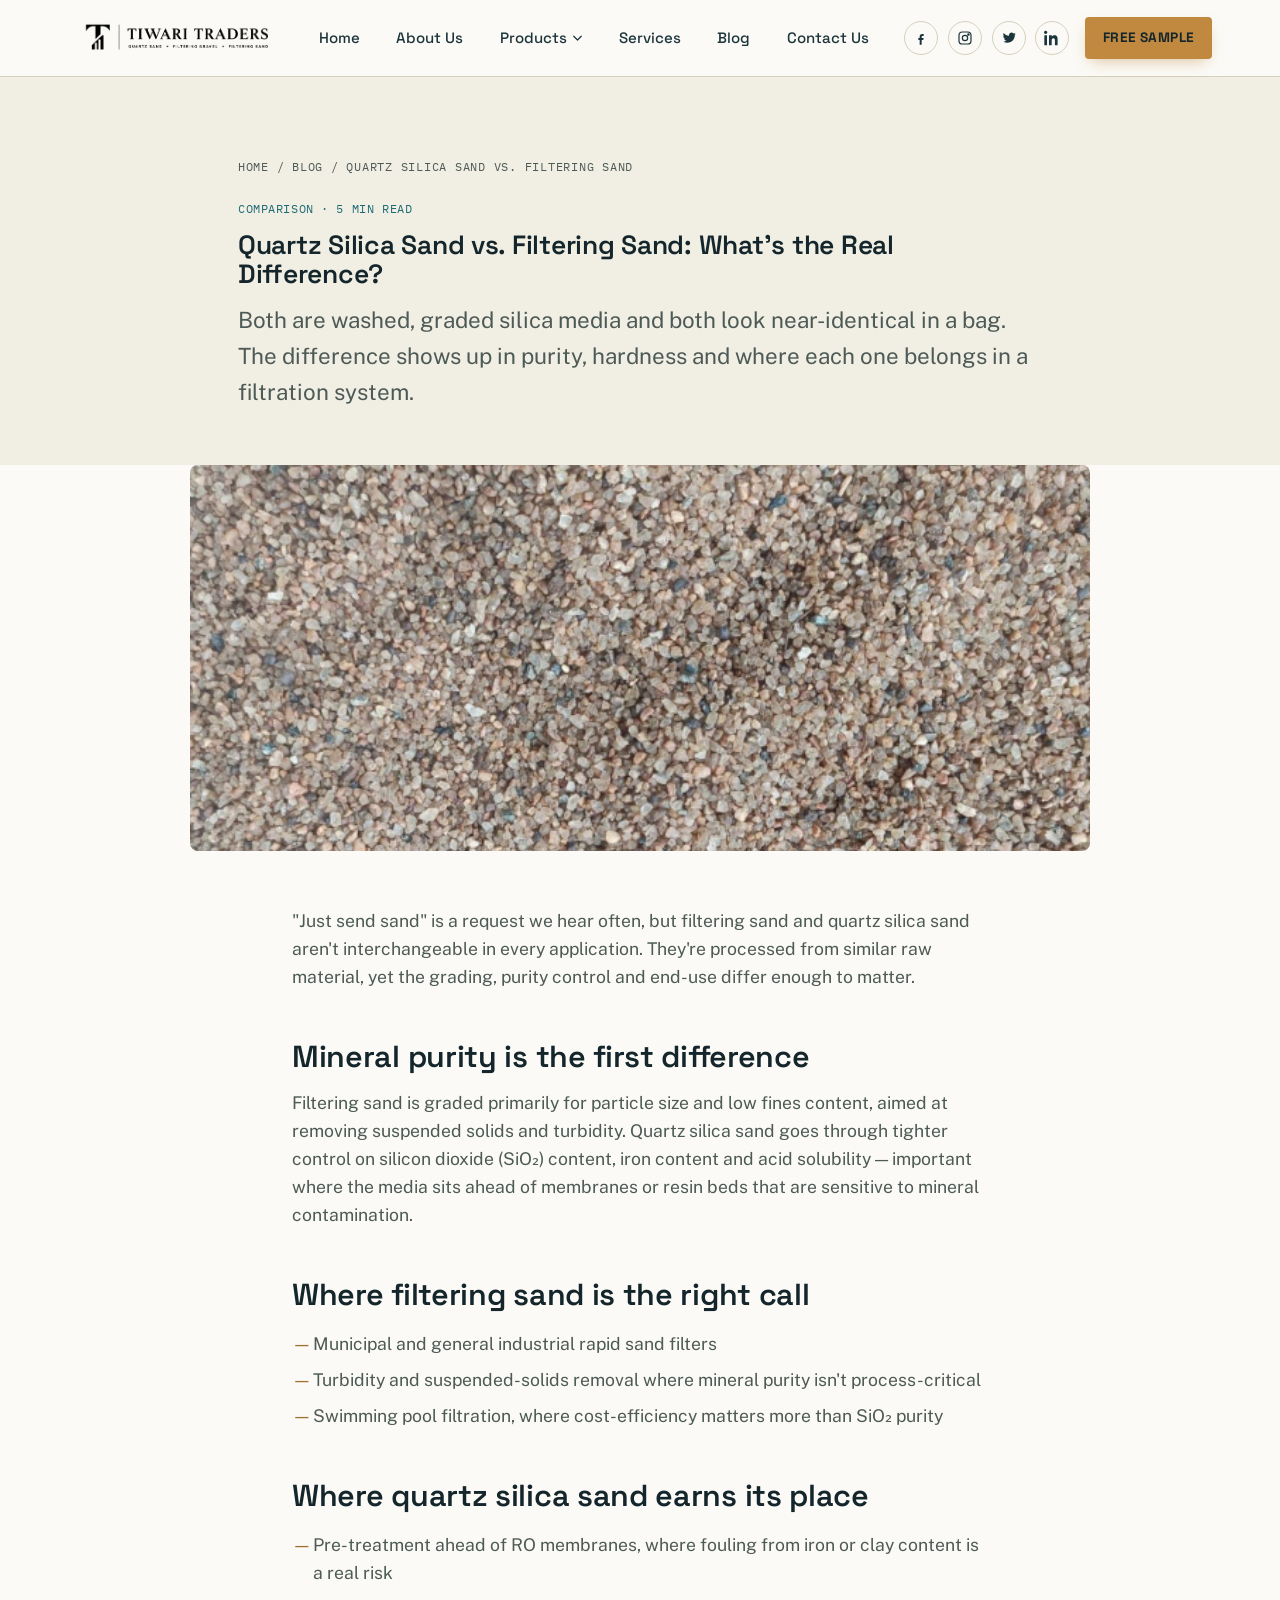
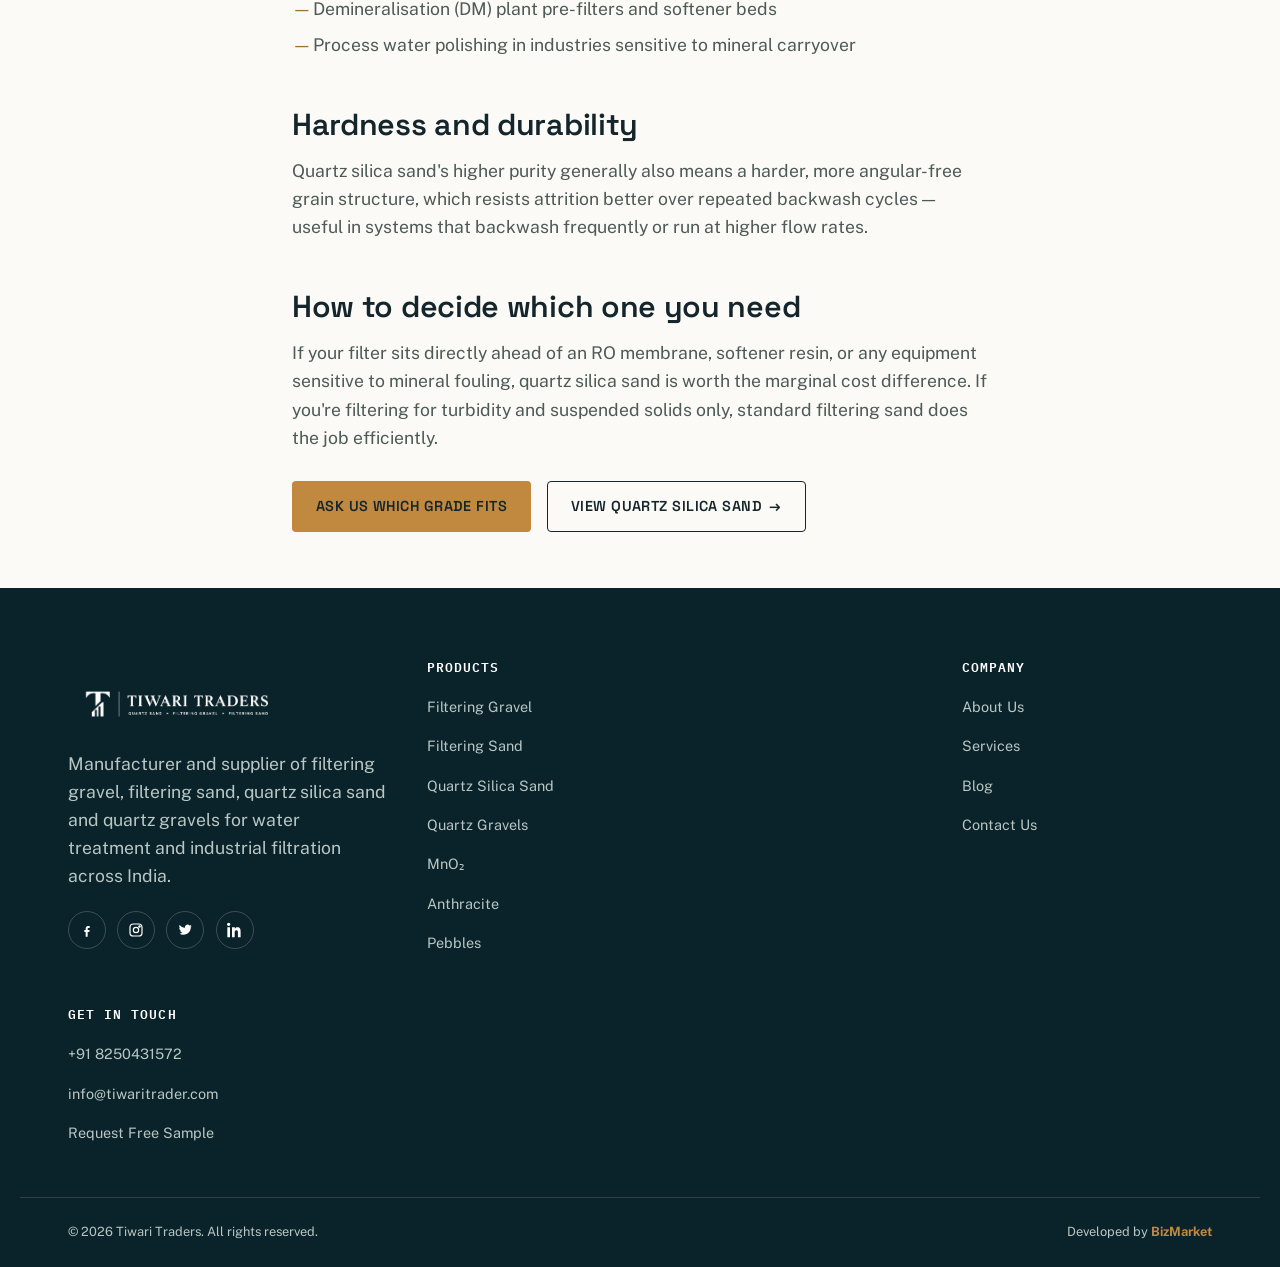
<file: blog-quartz-silica-vs-filtering-sand.html>
<!DOCTYPE html>
<html lang="en">
<head>
<meta charset="UTF-8">
<meta name="viewport" content="width=device-width, initial-scale=1.0">
<title>Quartz Silica Sand vs. Filtering Sand: The Real Difference | Tiwari Traders Blog</title>
<meta name="description" content="Quartz silica sand and filtering sand look similar but differ in purity, hardness and application. Here's how to tell them apart and choose correctly.">
<link rel="canonical" href="https://www.tiwaritraders.com/blog-quartz-silica-vs-filtering-sand.html">
<link rel="preconnect" href="https://fonts.googleapis.com">
<link href="https://fonts.googleapis.com/css2?family=Space+Grotesk:wght@500;600;700&family=Public+Sans:wght@400;500;600&family=IBM+Plex+Mono:wght@400;500;600&display=swap" rel="stylesheet">
<link rel="stylesheet" href="base.css">
<link rel="stylesheet" href="nav.css">
<link rel="stylesheet" href="components.css">
</head>
<body>
<a class="skip-link" href="#main">Skip to content</a>

<header class="site-header">
  <nav class="nav-bar" aria-label="Primary">
    <a href="index.html" class="brand">
       <img src="assets/logo2-Photoroom.png" alt="Tiwari Traders Logo" class="brand-logo">
    </a>
    <div class="nav-primary" id="nav-primary">
      <ul>
        <li><a href="index.html" class="nav-link" data-page="index.html">Home</a></li>
        <li><a href="about.html" class="nav-link" data-page="about.html">About Us</a></li>
        <li class="has-dropdown">
          <a href="products.html" class="nav-link" data-page="products.html">Products
            <svg class="caret" viewBox="0 0 12 8" fill="none"><path d="M1 1l5 5 5-5" stroke="currentColor" stroke-width="1.6" stroke-linecap="round" stroke-linejoin="round"/></svg>
          </a>
          <!-- <div class="mega-panel">
            <div class="mega-col">
              <div class="mega-col-title">Filtering Gravel</div>
              <ul>
                <li><a href="products.html#gravel-2-4">2 &ndash; 4 mm</a></li>
                <li><a href="products.html#gravel-4-8">4 &ndash; 8 mm</a></li>
                <li><a href="products.html#gravel-8-16">8 &ndash; 16 mm</a></li>
                <li><a href="products.html#gravel-16-32">16 &ndash; 32 mm</a></li>
              </ul>
            </div>
            <div class="mega-col">
              <div class="mega-col-title">Filtering Sand</div>
              <ul>
                <li><a href="products.html#sand-04-08">0.4 &ndash; 0.8 mm</a></li>
                <li><a href="products.html#sand-08-12">0.8 &ndash; 1.2 mm</a></li>
                <li><a href="products.html#sand-1-2">1 &ndash; 2 mm</a></li>
              </ul>
              <div class="mega-col-cta"><a href="products.html">View all sand grades &rarr;</a></div>
            </div>
            <div class="mega-col">
              <div class="mega-col-title">Quartz Silica Sand</div>
              <ul>
                <li><a href="products.html#silica-05-1">0.5 &ndash; 1 mm</a></li>
                <li><a href="products.html#silica-1-2">1 &ndash; 2 mm</a></li>
                <li><a href="products.html#silica-2-4">2 &ndash; 4 mm</a></li>
              </ul>
            </div>
            <div class="mega-col">
              <div class="mega-col-title">Quartz Gravels</div>
              <ul>
                <li><a href="products.html#qgravel-4-8">4 &ndash; 8 mm</a></li>
                <li><a href="products.html#qgravel-8-16">8 &ndash; 16 mm</a></li>
                <li><a href="products.html#qgravel-16-32">16 &ndash; 32 mm</a></li>
              </ul>
              <div class="mega-col-cta"><a href="contact.html">Request a quote &rarr;</a></div>
            </div>
          </div> -->
        </li>
        <li><a href="services.html" class="nav-link" data-page="services.html">Services</a></li>
        <li><a href="blog.html" class="nav-link" data-page="blog.html">Blog</a></li>
        <li><a href="contact.html" class="nav-link" data-page="contact.html">Contact Us</a></li>
      </ul>
      <div class="nav-actions">
        <div class="nav-social" aria-label="Social media">
          <a href="https://facebook.com" target="_blank" rel="noopener" aria-label="Facebook"><svg width="16" height="16" viewBox="0 0 24 24" fill="currentColor"><path d="M13.5 9H16V6h-2.5C11.6 6 10 7.6 10 9.9V12H8v3h2v7h3v-7h2.4l.6-3H13v-1.6c0-.8.2-1.4 1.5-1.4z"/></svg></a>
          <a href="https://instagram.com" target="_blank" rel="noopener" aria-label="Instagram"><svg width="16" height="16" viewBox="0 0 24 24" fill="none" stroke="currentColor" stroke-width="1.8"><rect x="3" y="3" width="18" height="18" rx="5"/><circle cx="12" cy="12" r="4"/><circle cx="17.2" cy="6.8" r="1"/></svg></a>
          <a href="https://twitter.com" target="_blank" rel="noopener" aria-label="Twitter / X"><svg width="16" height="16" viewBox="0 0 24 24" fill="currentColor"><path d="M22 5.9c-.7.3-1.5.5-2.3.6.8-.5 1.4-1.3 1.7-2.3-.8.5-1.7.8-2.6 1-1.5-1.6-4-1.7-5.6-.2-1 .9-1.4 2.3-1.2 3.6-3.3-.2-6.2-1.7-8.1-4.2-1 1.8-.5 4 1.1 5.2-.6 0-1.2-.2-1.7-.5 0 1.9 1.3 3.5 3.1 3.9-.6.2-1.2.2-1.8.1.5 1.6 2 2.7 3.7 2.8-1.4 1.1-3.2 1.7-5 1.5 1.8 1.2 4 1.8 6.2 1.8 7.4 0 11.6-6.3 11.3-12 .8-.5 1.5-1.2 2.1-2z"/></svg></a>
          <a href="https://linkedin.com" target="_blank" rel="noopener" aria-label="LinkedIn"><svg width="16" height="16" viewBox="0 0 24 24" fill="currentColor"><path d="M4.98 3.5C4.98 4.9 3.9 6 2.5 6S0 4.9 0 3.5 1.1 1 2.5 1s2.48 1.1 2.48 2.5zM.5 8h4V23h-4V8zm7.5 0h3.8v2.05h.05c.53-1 1.83-2.05 3.77-2.05 4.03 0 4.78 2.65 4.78 6.1V23h-4v-6.85c0-1.63-.03-3.73-2.27-3.73-2.27 0-2.62 1.77-2.62 3.6V23h-4V8z"/></svg></a>
        </div>
        <a href="contact.html" class="free-sample-btn">Free Sample</a>
      </div>
    </div>
    <button class="nav-toggle" id="nav-toggle" aria-label="Toggle menu" aria-expanded="false" aria-controls="nav-primary"><span></span></button>
  </nav>
</header>

<main id="main">

  <section class="article-hero">
    <div class="container" style="max-width:900px; margin-inline:auto;">
      <div class="breadcrumb" style="font-family:var(--font-mono); font-size:0.78rem; text-transform:uppercase; letter-spacing:0.06em; color:var(--text-soft); margin-bottom:1rem;">
        <a href="index.html">Home</a> / <a href="blog.html">Blog</a> / Quartz Silica Sand vs. Filtering Sand
      </div>
      <span class="blog-meta">Comparison &middot; 5 min read</span>
      <h1 style="margin-top:0.6rem;">Quartz Silica Sand vs. Filtering Sand: What's the Real Difference?</h1>
      <p style="color:var(--text-soft); font-size:var(--step-1); max-width:65ch;">Both are washed, graded silica media and both look near-identical in a bag. The difference shows up in purity, hardness and where each one belongs in a filtration system.</p>
    </div>
  </section>

  <div class="article-media"><img src="assets/filteringSand2.png" alt="Placeholder: quartz silica sand and filtering sand side by side"></div>

  <article class="article-body container">
    <p>"Just send sand" is a request we hear often, but filtering sand and quartz silica sand aren't interchangeable in every application. They're processed from similar raw material, yet the grading, purity control and end-use differ enough to matter.</p>

    <h2>Mineral purity is the first difference</h2>
    <p>Filtering sand is graded primarily for particle size and low fines content, aimed at removing suspended solids and turbidity. Quartz silica sand goes through tighter control on silicon dioxide (SiO&#8322;) content, iron content and acid solubility &mdash; important where the media sits ahead of membranes or resin beds that are sensitive to mineral contamination.</p>

    <h2>Where filtering sand is the right call</h2>
    <ul>
      <li>Municipal and general industrial rapid sand filters</li>
      <li>Turbidity and suspended-solids removal where mineral purity isn't process-critical</li>
      <li>Swimming pool filtration, where cost-efficiency matters more than SiO&#8322; purity</li>
    </ul>

    <h2>Where quartz silica sand earns its place</h2>
    <ul>
      <li>Pre-treatment ahead of RO membranes, where fouling from iron or clay content is a real risk</li>
      <li>Demineralisation (DM) plant pre-filters and softener beds</li>
      <li>Process water polishing in industries sensitive to mineral carryover</li>
    </ul>

    <h2>Hardness and durability</h2>
    <p>Quartz silica sand's higher purity generally also means a harder, more angular-free grain structure, which resists attrition better over repeated backwash cycles &mdash; useful in systems that backwash frequently or run at higher flow rates.</p>

    <h2>How to decide which one you need</h2>
    <p>If your filter sits directly ahead of an RO membrane, softener resin, or any equipment sensitive to mineral fouling, quartz silica sand is worth the marginal cost difference. If you're filtering for turbidity and suspended solids only, standard filtering sand does the job efficiently.</p>

    <div class="flow-actions">
      <a href="contact.html" class="btn btn-gold">Ask Us Which Grade Fits</a>
      <a href="products.html#quartz-silica-sand" class="btn btn-outline btn-arrow">View Quartz Silica Sand</a>
    </div>
  </article>

</main>

<footer class="site-footer">
  <div class="container footer-top">
    <div class="footer-col footer-brand-col">
      <img src="assets/logo3.png" alt="Tiwari Traders Logo" class="brand-logo">
      <p>Manufacturer and supplier of filtering gravel, filtering sand, quartz silica sand and quartz gravels for water treatment and industrial filtration across India.</p>
      <div class="footer-social" aria-label="Social media">
        <a href="https://facebook.com" target="_blank" rel="noopener" aria-label="Facebook"><svg viewBox="0 0 24 24" fill="currentColor"><path d="M13.5 9H16V6h-2.5C11.6 6 10 7.6 10 9.9V12H8v3h2v7h3v-7h2.4l.6-3H13v-1.6c0-.8.2-1.4 1.5-1.4z"/></svg></a>
        <a href="https://instagram.com" target="_blank" rel="noopener" aria-label="Instagram"><svg viewBox="0 0 24 24" fill="none" stroke="currentColor" stroke-width="1.8"><rect x="3" y="3" width="18" height="18" rx="5"/><circle cx="12" cy="12" r="4"/><circle cx="17.2" cy="6.8" r="1"/></svg></a>
        <a href="https://twitter.com" target="_blank" rel="noopener" aria-label="Twitter / X"><svg viewBox="0 0 24 24" fill="currentColor"><path d="M22 5.9c-.7.3-1.5.5-2.3.6.8-.5 1.4-1.3 1.7-2.3-.8.5-1.7.8-2.6 1-1.5-1.6-4-1.7-5.6-.2-1 .9-1.4 2.3-1.2 3.6-3.3-.2-6.2-1.7-8.1-4.2-1 1.8-.5 4 1.1 5.2-.6 0-1.2-.2-1.7-.5 0 1.9 1.3 3.5 3.1 3.9-.6.2-1.2.2-1.8.1.5 1.6 2 2.7 3.7 2.8-1.4 1.1-3.2 1.7-5 1.5 1.8 1.2 4 1.8 6.2 1.8 7.4 0 11.6-6.3 11.3-12 .8-.5 1.5-1.2 2.1-2z"/></svg></a>
        <a href="https://linkedin.com" target="_blank" rel="noopener" aria-label="LinkedIn"><svg viewBox="0 0 24 24" fill="currentColor"><path d="M4.98 3.5C4.98 4.9 3.9 6 2.5 6S0 4.9 0 3.5 1.1 1 2.5 1s2.48 1.1 2.48 2.5zM.5 8h4V23h-4V8zm7.5 0h3.8v2.05h.05c.53-1 1.83-2.05 3.77-2.05 4.03 0 4.78 2.65 4.78 6.1V23h-4v-6.85c0-1.63-.03-3.73-2.27-3.73-2.27 0-2.62 1.77-2.62 3.6V23h-4V8z"/></svg></a>
      </div>
    </div>
    <div class="footer-col">
      <h4>Products</h4>
      <ul>
        <li><a href="products.html#gravel-2-4">Filtering Gravel</a></li>
        <li><a href="products.html#sand-04-08">Filtering Sand</a></li>
        <li><a href="products.html#silica-05-1">Quartz Silica Sand</a></li>
        <li><a href="products.html#qgravel-4-8">Quartz Gravels</a></li>
        <li><a href="products.html#mn-o2">MnO₂</a></li>
        <li><a href="products.html#anthracite">Anthracite</a></li>
        <li><a href="products.html#pebbles">Pebbles</li>
      </ul>
    </div>
    <div class="footer-col">
      <h4>Company</h4>
      <ul>
        <li><a href="about.html">About Us</a></li>
        <li><a href="services.html">Services</a></li>
        <li><a href="blog.html">Blog</a></li>
        <li><a href="contact.html">Contact Us</a></li>
      </ul>
    </div>
    <div class="footer-col">
      <h4>Get in touch</h4>
      <ul>
        <li><a href="tel:+918250431572">+91 8250431572</a></li>
        <li><a href="mailto:info@tiwaritrader.com">info@tiwaritrader.com</a></li>
        <li><a href="contact.html">Request Free Sample</a></li>
      </ul>
    </div>
  </div>
  <div class="container footer-bottom">
    <span>&copy; <span id="year"></span> Tiwari Traders. All rights reserved.</span>
 <span
          >Developed by
          <a
            href="https://www.bizmarket.in"
            target="_blank"
            rel="noopener noreferrer"
            style="color: #c1893f; font-weight: 700"
          >
            BizMarket</a
          ></span  </div>
</footer>

<script src="main.js"></script>
</body>
</html>
</file>
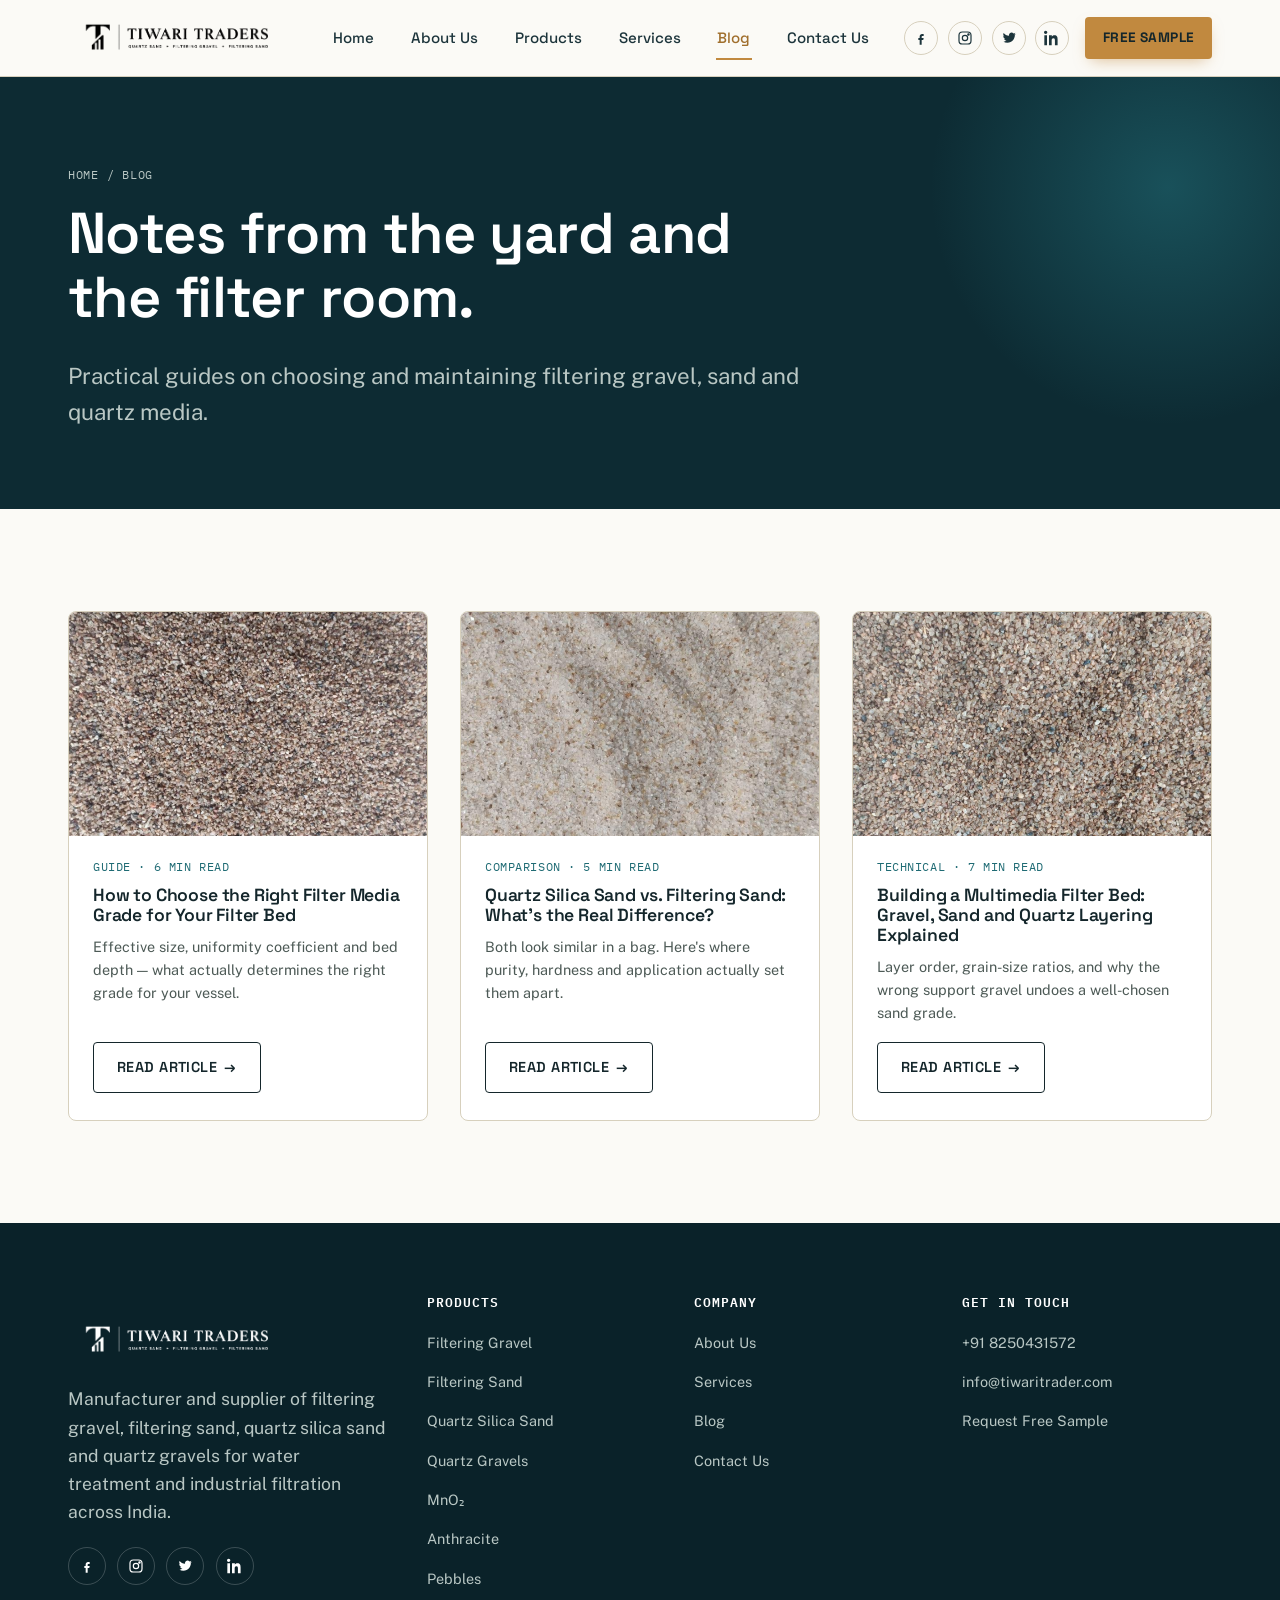
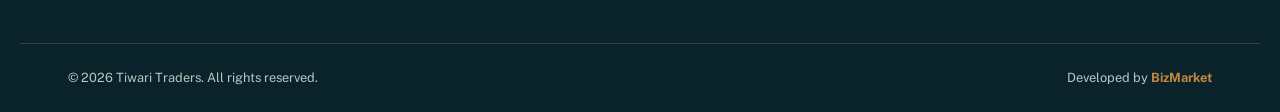
<file: blog.html>
<!doctype html>
<html lang="en">
  <head>
    <meta charset="UTF-8" />
    <meta name="viewport" content="width=device-width, initial-scale=1.0" />
    <title>Blog | Tiwari Traders</title>
    <meta
      name="description"
      content="Guides on selecting filtering gravel, filtering sand, quartz silica sand and quartz gravels for water treatment, RO pre-treatment and pool filtration."
    />
    <link rel="canonical" href="https://www.tiwaritraders.com/blog.html" />
    <link rel="preconnect" href="https://fonts.googleapis.com" />
    <link
      href="https://fonts.googleapis.com/css2?family=Space+Grotesk:wght@500;600;700&family=Public+Sans:wght@400;500;600&family=IBM+Plex+Mono:wght@400;500;600&display=swap"
      rel="stylesheet"
    />
    <link rel="stylesheet" href="base.css" />
    <link rel="stylesheet" href="nav.css" />
    <link rel="stylesheet" href="components.css" />
  </head>
  <body>
    <a class="skip-link" href="#main">Skip to content</a>

    <header class="site-header">
      <nav class="nav-bar" aria-label="Primary">
        <a href="index.html" class="brand">
          <img
            src="assets/logo2-Photoroom.png"
            alt="Tiwari Traders Logo"
            class="brand-logo"
          />
        </a>
        <div class="nav-primary" id="nav-primary">
          <ul>
            <li>
              <a href="index.html" class="nav-link" data-page="index.html"
                >Home</a
              >
            </li>
            <li>
              <a href="about.html" class="nav-link" data-page="about.html"
                >About Us</a
              >
            </li>
            <li>
              <a href="products.html" class="nav-link" data-page="products.html"
                >Products</a
              >
            </li>
            <li>
              <a href="services.html" class="nav-link" data-page="services.html"
                >Services</a
              >
            </li>
            <li>
              <a href="blog.html" class="nav-link" data-page="blog.html"
                >Blog</a
              >
            </li>
            <li>
              <a href="contact.html" class="nav-link" data-page="contact.html"
                >Contact Us</a
              >
            </li>
          </ul>
          <div class="nav-actions">
            <div class="nav-social" aria-label="Social media">
              <a
                href="https://facebook.com"
                target="_blank"
                rel="noopener"
                aria-label="Facebook"
                ><svg
                  width="16"
                  height="16"
                  viewBox="0 0 24 24"
                  fill="currentColor"
                >
                  <path
                    d="M13.5 9H16V6h-2.5C11.6 6 10 7.6 10 9.9V12H8v3h2v7h3v-7h2.4l.6-3H13v-1.6c0-.8.2-1.4 1.5-1.4z"
                  /></svg
              ></a>
              <a
                href="https://instagram.com"
                target="_blank"
                rel="noopener"
                aria-label="Instagram"
                ><svg
                  width="16"
                  height="16"
                  viewBox="0 0 24 24"
                  fill="none"
                  stroke="currentColor"
                  stroke-width="1.8"
                >
                  <rect x="3" y="3" width="18" height="18" rx="5" />
                  <circle cx="12" cy="12" r="4" />
                  <circle cx="17.2" cy="6.8" r="1" /></svg
              ></a>
              <a
                href="https://twitter.com"
                target="_blank"
                rel="noopener"
                aria-label="Twitter / X"
                ><svg
                  width="16"
                  height="16"
                  viewBox="0 0 24 24"
                  fill="currentColor"
                >
                  <path
                    d="M22 5.9c-.7.3-1.5.5-2.3.6.8-.5 1.4-1.3 1.7-2.3-.8.5-1.7.8-2.6 1-1.5-1.6-4-1.7-5.6-.2-1 .9-1.4 2.3-1.2 3.6-3.3-.2-6.2-1.7-8.1-4.2-1 1.8-.5 4 1.1 5.2-.6 0-1.2-.2-1.7-.5 0 1.9 1.3 3.5 3.1 3.9-.6.2-1.2.2-1.8.1.5 1.6 2 2.7 3.7 2.8-1.4 1.1-3.2 1.7-5 1.5 1.8 1.2 4 1.8 6.2 1.8 7.4 0 11.6-6.3 11.3-12 .8-.5 1.5-1.2 2.1-2z"
                  /></svg
              ></a>
              <a
                href="https://linkedin.com"
                target="_blank"
                rel="noopener"
                aria-label="LinkedIn"
                ><svg
                  width="16"
                  height="16"
                  viewBox="0 0 24 24"
                  fill="currentColor"
                >
                  <path
                    d="M4.98 3.5C4.98 4.9 3.9 6 2.5 6S0 4.9 0 3.5 1.1 1 2.5 1s2.48 1.1 2.48 2.5zM.5 8h4V23h-4V8zm7.5 0h3.8v2.05h.05c.53-1 1.83-2.05 3.77-2.05 4.03 0 4.78 2.65 4.78 6.1V23h-4v-6.85c0-1.63-.03-3.73-2.27-3.73-2.27 0-2.62 1.77-2.62 3.6V23h-4V8z"
                  /></svg
              ></a>
            </div>
            <a href="contact.html" class="free-sample-btn">Free Sample</a>
          </div>
        </div>
        <button
          class="nav-toggle"
          id="nav-toggle"
          aria-label="Toggle menu"
          aria-expanded="false"
          aria-controls="nav-primary"
        >
          <span></span>
        </button>
      </nav>
    </header>

    <main id="main">
      <header class="page-header">
        <div class="container">
          <div class="breadcrumb"><a href="index.html">Home</a> / Blog</div>
          <h1>Notes from the yard and the filter room.</h1>
          <p>
            Practical guides on choosing and maintaining filtering gravel, sand
            and quartz media.
          </p>
        </div>
      </header>

      <section class="section">
        <div class="container">
          <div class="blog-grid">
            <article class="blog-card">
              <div class="blog-card-media">
                <img
                  src="assets/filteringSand1.png"
                  alt="Placeholder: choosing filter media grade"
                />
              </div>
              <div class="blog-card-body">
                <span class="blog-meta">Guide &middot; 6 min read</span>
                <h3>
                  How to Choose the Right Filter Media Grade for Your Filter Bed
                </h3>
                <p>
                  Effective size, uniformity coefficient and bed depth &mdash;
                  what actually determines the right grade for your vessel.
                </p>
                <a
                  href="blog-choosing-filter-media-grade.html"
                  class="btn btn-outline btn-arrow"
                  >Read Article</a
                >
              </div>
            </article>

            <article class="blog-card">
              <div class="blog-card-media">
                <img
                  src="assets/quatzSilicaSand1.png"
                  alt="Placeholder: quartz silica sand vs filtering sand"
                />
              </div>
              <div class="blog-card-body">
                <span class="blog-meta">Comparison &middot; 5 min read</span>
                <h3>
                  Quartz Silica Sand vs. Filtering Sand: What's the Real
                  Difference?
                </h3>
                <p>
                  Both look similar in a bag. Here's where purity, hardness and
                  application actually set them apart.
                </p>
                <a
                  href="blog-quartz-silica-vs-filtering-sand.html"
                  class="btn btn-outline btn-arrow"
                  >Read Article</a
                >
              </div>
            </article>

            <article class="blog-card">
              <div class="blog-card-media">
                <img
                  src="assets/filteringSand2.png"
                  alt="Placeholder: multimedia filter layer diagram"
                />
              </div>
              <div class="blog-card-body">
                <span class="blog-meta">Technical &middot; 7 min read</span>
                <h3>
                  Building a Multimedia Filter Bed: Gravel, Sand and Quartz
                  Layering Explained
                </h3>
                <p>
                  Layer order, grain-size ratios, and why the wrong support
                  gravel undoes a well-chosen sand grade.
                </p>
                <a
                  href="blog-multimedia-filter-bed-layering.html"
                  class="btn btn-outline btn-arrow"
                  >Read Article</a
                >
              </div>
            </article>
          </div>
        </div>
      </section>
    </main>

    <footer class="site-footer">
      <div class="container footer-top">
        <div class="footer-col footer-brand-col">
          <img
            src="assets/logo3.png"
            alt="Tiwari Traders Logo"
            class="brand-logo"
          />
          <p>
            Manufacturer and supplier of filtering gravel, filtering sand,
            quartz silica sand and quartz gravels for water treatment and
            industrial filtration across India.
          </p>
          <div class="footer-social" aria-label="Social media">
            <a
              href="https://facebook.com"
              target="_blank"
              rel="noopener"
              aria-label="Facebook"
              ><svg viewBox="0 0 24 24" fill="currentColor">
                <path
                  d="M13.5 9H16V6h-2.5C11.6 6 10 7.6 10 9.9V12H8v3h2v7h3v-7h2.4l.6-3H13v-1.6c0-.8.2-1.4 1.5-1.4z"
                /></svg
            ></a>
            <a
              href="https://instagram.com"
              target="_blank"
              rel="noopener"
              aria-label="Instagram"
              ><svg
                viewBox="0 0 24 24"
                fill="none"
                stroke="currentColor"
                stroke-width="1.8"
              >
                <rect x="3" y="3" width="18" height="18" rx="5" />
                <circle cx="12" cy="12" r="4" />
                <circle cx="17.2" cy="6.8" r="1" /></svg
            ></a>
            <a
              href="https://twitter.com"
              target="_blank"
              rel="noopener"
              aria-label="Twitter / X"
              ><svg viewBox="0 0 24 24" fill="currentColor">
                <path
                  d="M22 5.9c-.7.3-1.5.5-2.3.6.8-.5 1.4-1.3 1.7-2.3-.8.5-1.7.8-2.6 1-1.5-1.6-4-1.7-5.6-.2-1 .9-1.4 2.3-1.2 3.6-3.3-.2-6.2-1.7-8.1-4.2-1 1.8-.5 4 1.1 5.2-.6 0-1.2-.2-1.7-.5 0 1.9 1.3 3.5 3.1 3.9-.6.2-1.2.2-1.8.1.5 1.6 2 2.7 3.7 2.8-1.4 1.1-3.2 1.7-5 1.5 1.8 1.2 4 1.8 6.2 1.8 7.4 0 11.6-6.3 11.3-12 .8-.5 1.5-1.2 2.1-2z"
                /></svg
            ></a>
            <a
              href="https://linkedin.com"
              target="_blank"
              rel="noopener"
              aria-label="LinkedIn"
              ><svg viewBox="0 0 24 24" fill="currentColor">
                <path
                  d="M4.98 3.5C4.98 4.9 3.9 6 2.5 6S0 4.9 0 3.5 1.1 1 2.5 1s2.48 1.1 2.48 2.5zM.5 8h4V23h-4V8zm7.5 0h3.8v2.05h.05c.53-1 1.83-2.05 3.77-2.05 4.03 0 4.78 2.65 4.78 6.1V23h-4v-6.85c0-1.63-.03-3.73-2.27-3.73-2.27 0-2.62 1.77-2.62 3.6V23h-4V8z"
                /></svg
            ></a>
          </div>
        </div>
        <div class="footer-col">
          <h4>Products</h4>
          <ul>
            <li><a href="products.html#gravel-2-4">Filtering Gravel</a></li>
            <li><a href="products.html#sand-04-08">Filtering Sand</a></li>
            <li><a href="products.html#silica-05-1">Quartz Silica Sand</a></li>
            <li><a href="products.html#qgravel-4-8">Quartz Gravels</a></li>
            <li><a href="products.html#mn-o2">MnO₂</a></li>
            <li><a href="products.html#anthracite">Anthracite</a></li>
            <li><a href="products.html#pebbles">Pebbles</a></li>
          </ul>
        </div>
        <div class="footer-col">
          <h4>Company</h4>
          <ul>
            <li><a href="about.html">About Us</a></li>
            <li><a href="services.html">Services</a></li>
            <li><a href="blog.html">Blog</a></li>
            <li><a href="contact.html">Contact Us</a></li>
          </ul>
        </div>
        <div class="footer-col">
          <h4>Get in touch</h4>
          <ul>
            <li><a href="tel:+918250431572">+91 8250431572</a></li>
            <li>
              <a href="mailto:info@tiwaritrader.com">info@tiwaritrader.com</a>
            </li>
            <li><a href="contact.html">Request Free Sample</a></li>
          </ul>
        </div>
      </div>
      <div class="container footer-bottom">
        <span
          >&copy; <span id="year"></span> Tiwari Traders. All rights
          reserved.</span
        >
        <span
          >Developed by
          <a
            href="https://www.bizmarket.in"
            target="_blank"
            rel="noopener noreferrer"
            style="color: #c1893f; font-weight: 700"
          >
            BizMarket</a
          ></span
      </div>
    </footer>

    <script src="main.js"></script>
  </body>
</html>
</file>
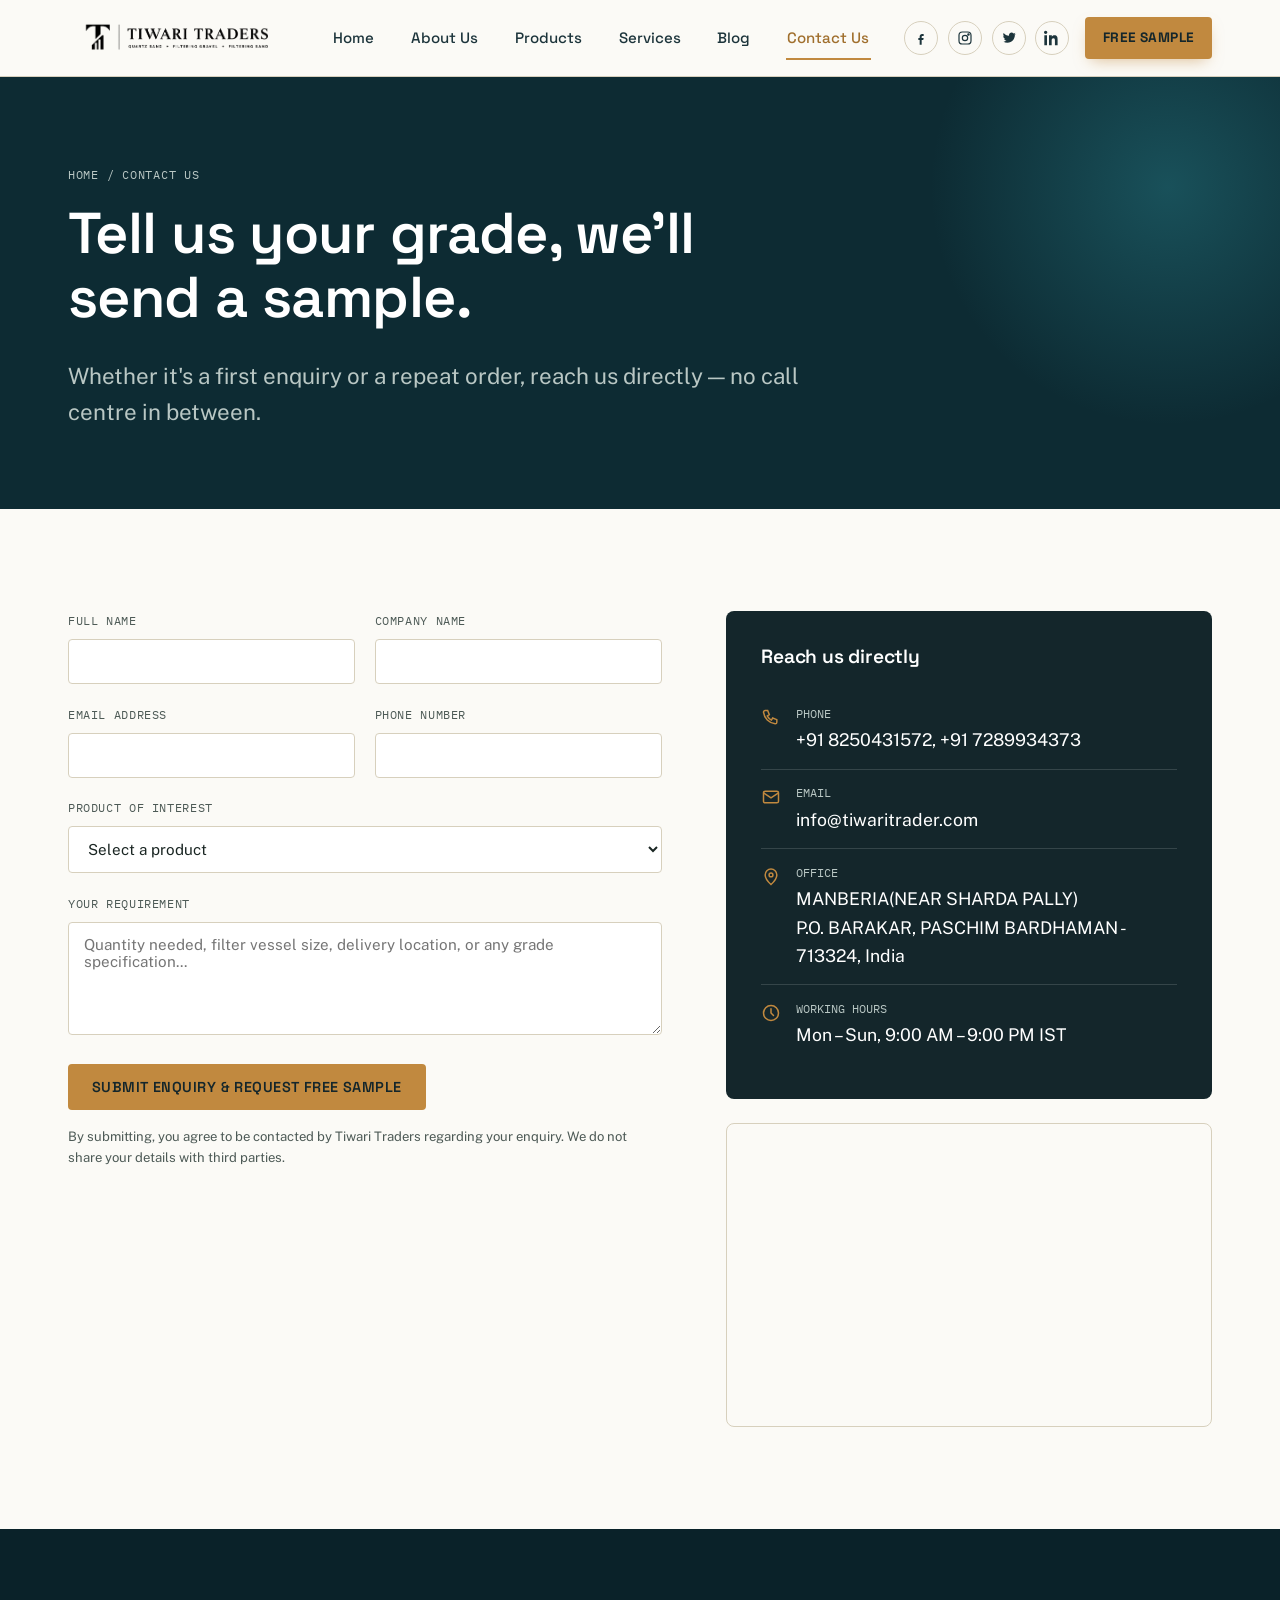
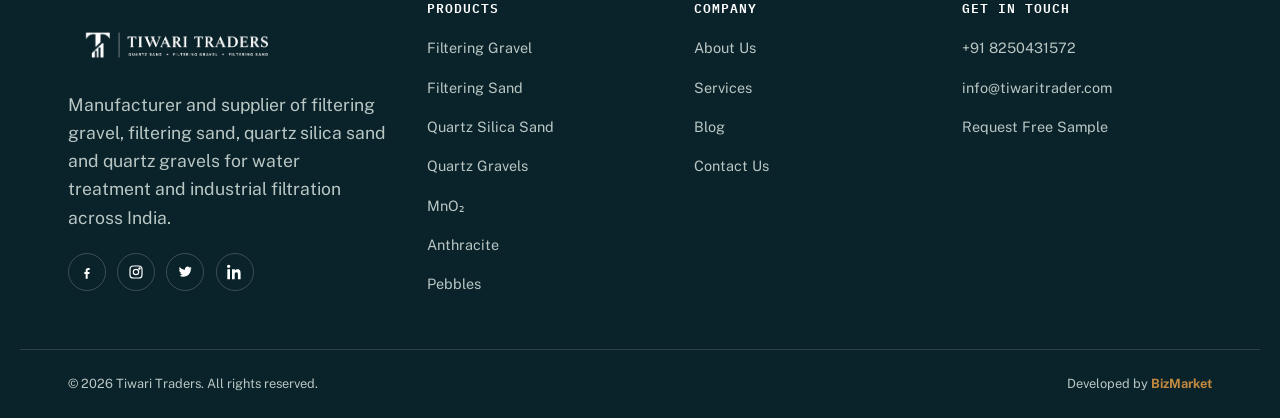
<file: contact.html>
<!doctype html>
<html lang="en">
  <head>
    <meta charset="UTF-8" />
    <meta name="viewport" content="width=device-width, initial-scale=1.0" />
    <title>Contact Us | Request a Free Sample | Tiwari Traders</title>
    <meta
      name="description"
      content="Get in touch with Tiwari Traders for filtering gravel, filtering sand, quartz silica sand and quartz gravels enquiries, or request a free sample."
    />
    <link rel="canonical" href="https://www.tiwaritraders.com/contact.html" />
    <link rel="preconnect" href="https://fonts.googleapis.com" />
    <link
      href="https://fonts.googleapis.com/css2?family=Space+Grotesk:wght@500;600;700&family=Public+Sans:wght@400;500;600&family=IBM+Plex+Mono:wght@400;500;600&display=swap"
      rel="stylesheet"
    />
    <link rel="stylesheet" href="base.css" />
    <link rel="stylesheet" href="nav.css" />
    <link rel="stylesheet" href="components.css" />
  </head>
  <body>
    <a class="skip-link" href="#main">Skip to content</a>

    <header class="site-header">
      <nav class="nav-bar" aria-label="Primary">
        <a href="index.html" class="brand">
          <img
            src="assets/logo2-Photoroom.png"
            alt="Tiwari Traders Logo"
            class="brand-logo"
          />
        </a>
        <div class="nav-primary" id="nav-primary">
          <ul>
            <li>
              <a href="index.html" class="nav-link" data-page="index.html"
                >Home</a
              >
            </li>
            <li>
              <a href="about.html" class="nav-link" data-page="about.html"
                >About Us</a
              >
            </li>
            <li>
              <a href="products.html" class="nav-link" data-page="products.html"
                >Products</a
              >
            </li>
            <li>
              <a href="services.html" class="nav-link" data-page="services.html"
                >Services</a
              >
            </li>
            <li>
              <a href="blog.html" class="nav-link" data-page="blog.html"
                >Blog</a
              >
            </li>
            <li>
              <a href="contact.html" class="nav-link" data-page="contact.html"
                >Contact Us</a
              >
            </li>
          </ul>
          <div class="nav-actions">
            <div class="nav-social" aria-label="Social media">
              <a
                href="https://facebook.com"
                target="_blank"
                rel="noopener"
                aria-label="Facebook"
                ><svg
                  width="16"
                  height="16"
                  viewBox="0 0 24 24"
                  fill="currentColor"
                >
                  <path
                    d="M13.5 9H16V6h-2.5C11.6 6 10 7.6 10 9.9V12H8v3h2v7h3v-7h2.4l.6-3H13v-1.6c0-.8.2-1.4 1.5-1.4z"
                  /></svg
              ></a>
              <a
                href="https://instagram.com"
                target="_blank"
                rel="noopener"
                aria-label="Instagram"
                ><svg
                  width="16"
                  height="16"
                  viewBox="0 0 24 24"
                  fill="none"
                  stroke="currentColor"
                  stroke-width="1.8"
                >
                  <rect x="3" y="3" width="18" height="18" rx="5" />
                  <circle cx="12" cy="12" r="4" />
                  <circle cx="17.2" cy="6.8" r="1" /></svg
              ></a>
              <a
                href="https://twitter.com"
                target="_blank"
                rel="noopener"
                aria-label="Twitter / X"
                ><svg
                  width="16"
                  height="16"
                  viewBox="0 0 24 24"
                  fill="currentColor"
                >
                  <path
                    d="M22 5.9c-.7.3-1.5.5-2.3.6.8-.5 1.4-1.3 1.7-2.3-.8.5-1.7.8-2.6 1-1.5-1.6-4-1.7-5.6-.2-1 .9-1.4 2.3-1.2 3.6-3.3-.2-6.2-1.7-8.1-4.2-1 1.8-.5 4 1.1 5.2-.6 0-1.2-.2-1.7-.5 0 1.9 1.3 3.5 3.1 3.9-.6.2-1.2.2-1.8.1.5 1.6 2 2.7 3.7 2.8-1.4 1.1-3.2 1.7-5 1.5 1.8 1.2 4 1.8 6.2 1.8 7.4 0 11.6-6.3 11.3-12 .8-.5 1.5-1.2 2.1-2z"
                  /></svg
              ></a>
              <a
                href="https://linkedin.com"
                target="_blank"
                rel="noopener"
                aria-label="LinkedIn"
                ><svg
                  width="16"
                  height="16"
                  viewBox="0 0 24 24"
                  fill="currentColor"
                >
                  <path
                    d="M4.98 3.5C4.98 4.9 3.9 6 2.5 6S0 4.9 0 3.5 1.1 1 2.5 1s2.48 1.1 2.48 2.5zM.5 8h4V23h-4V8zm7.5 0h3.8v2.05h.05c.53-1 1.83-2.05 3.77-2.05 4.03 0 4.78 2.65 4.78 6.1V23h-4v-6.85c0-1.63-.03-3.73-2.27-3.73-2.27 0-2.62 1.77-2.62 3.6V23h-4V8z"
                  /></svg
              ></a>
            </div>
            <a href="contact.html" class="free-sample-btn">Free Sample</a>
          </div>
        </div>
        <button
          class="nav-toggle"
          id="nav-toggle"
          aria-label="Toggle menu"
          aria-expanded="false"
          aria-controls="nav-primary"
        >
          <span></span>
        </button>
      </nav>
    </header>

    <main id="main">
      <header class="page-header">
        <div class="container">
          <div class="breadcrumb">
            <a href="index.html">Home</a> / Contact Us
          </div>
          <h1>Tell us your grade, we'll send a sample.</h1>
          <p>
            Whether it's a first enquiry or a repeat order, reach us directly
            &mdash; no call centre in between.
          </p>
        </div>
      </header>

      <section class="section">
        <div class="container form-grid">
          <div>
            <div id="form-success" class="form-success">
              Thank you &mdash; your enquiry has been received. Our team will
              get back to you shortly with sample and pricing details.
            </div>
            <form
              id="contact-form"
              action="https://formspree.io/f/YOUR_FORM_ID"
              method="POST"
              novalidate
            >
              <div class="field-row">
                <div class="field">
                  <label for="name">Full name</label>
                  <input
                    type="text"
                    id="name"
                    name="name"
                    required
                    autocomplete="name"
                  />
                </div>
                <div class="field">
                  <label for="company">Company name</label>
                  <input
                    type="text"
                    id="company"
                    name="company"
                    autocomplete="organization"
                  />
                </div>
              </div>
              <div class="field-row">
                <div class="field">
                  <label for="email">Email address</label>
                  <input
                    type="email"
                    id="email"
                    name="email"
                    required
                    autocomplete="email"
                  />
                </div>
                <div class="field">
                  <label for="phone">Phone number</label>
                  <input
                    type="tel"
                    id="phone"
                    name="phone"
                    required
                    autocomplete="tel"
                  />
                </div>
              </div>
              <div class="field">
                <label for="product">Product of interest</label>
                <select id="product" name="product">
                  <option value="">Select a product</option>
                  <option value="filtering-gravel">Filtering Gravel</option>
                  <option value="filtering-sand">Filtering Sand</option>
                  <option value="quartz-silica-sand">Quartz Silica Sand</option>
                  <option value="quartz-gravels">Quartz Gravels</option>
                  <option value="anthracite">Anthracite</option>
                  <option value="not-sure">
                    Not sure / need recommendation
                  </option>
                </select>
              </div>
              <div class="field">
                <label for="message">Your requirement</label>
                <textarea
                  id="message"
                  name="message"
                  rows="5"
                  placeholder="Quantity needed, filter vessel size, delivery location, or any grade specification..."
                ></textarea>
              </div>
              <button type="submit" class="btn btn-gold">
                Submit Enquiry &amp; Request Free Sample
              </button>
              <p class="form-note">
                By submitting, you agree to be contacted by Tiwari Traders
                regarding your enquiry. We do not share your details with third
                parties.
              </p>
            </form>
          </div>

          <div>
            <div class="contact-card">
              <h3>Reach us directly</h3>
              <ul class="contact-list">
                <li>
                  <svg
                    viewBox="0 0 24 24"
                    fill="none"
                    stroke="currentColor"
                    stroke-width="1.8"
                  >
                    <path
                      d="M3 5a2 2 0 012-2h3l2 5-2.5 1.5a11 11 0 005 5L14 12l5 2v3a2 2 0 01-2 2A16 16 0 013 5z"
                    />
                  </svg>
                  <div>
                    <span class="ci-label">Phone</span
                    ><a href="tel:+918250431572">+91 8250431572</a>,
                    <a href="tel:+917289934373">+91 7289934373</a>
                  </div>
                </li>
                <li>
                  <svg
                    viewBox="0 0 24 24"
                    fill="none"
                    stroke="currentColor"
                    stroke-width="1.8"
                  >
                    <rect x="3" y="5" width="18" height="14" rx="2" />
                    <path d="M3 7l9 6 9-6" />
                  </svg>
                  <div>
                    <span class="ci-label">Email</span
                    ><a href="mailto:info@tiwaritrader.com"
                      >info@tiwaritrader.com</a
                    >
                  </div>
                </li>
                <li>
                  <svg
                    viewBox="0 0 24 24"
                    fill="none"
                    stroke="currentColor"
                    stroke-width="1.8"
                  >
                    <path
                      d="M12 21s7-6.5 7-11.5A7 7 0 005 9.5C5 14.5 12 21 12 21z"
                    />
                    <circle cx="12" cy="9.5" r="2.3" />
                  </svg>
                  <div>
                    <span class="ci-label"> Office</span>MANBERIA(NEAR SHARDA
                    PALLY) <br />
                    P.O. BARAKAR, PASCHIM BARDHAMAN - 713324, India
                  </div>
                </li>
                <li>
                  <svg
                    viewBox="0 0 24 24"
                    fill="none"
                    stroke="currentColor"
                    stroke-width="1.8"
                  >
                    <circle cx="12" cy="12" r="9" />
                    <path d="M12 7v5l3 3" stroke-linecap="round" />
                  </svg>
                  <div>
                    <span class="ci-label">Working Hours</span>Mon &ndash; Sun,
                    9:00 AM &ndash; 9:00 PM IST
                  </div>
                </li>
              </ul>
            </div>
            <div class="map-embed">
              <iframe
                src="https://www.google.com/maps/embed?pb=!1m18!1m12!1m3!1d3652.0401763075847!2d86.81812887511497!3d23.74594667867346!2m3!1f0!2f0!3f0!3m2!1i1024!2i768!4f13.1!3m3!1m2!1s0x39f6dd003a969889%3A0xfe619f9bdb8f95cc!2sManberia!5e0!3m2!1sen!2sin!4v1785756418138!5m2!1sen!2sin"
                width="600"
                height="450"
                style="border: 0"
                allowfullscreen=""
                loading="lazy"
                referrerpolicy="strict-origin-when-cross-origin"
              ></iframe>
            </div>
          </div>
        </div>
      </section>
    </main>

    <footer class="site-footer">
      <div class="container footer-top">
        <div class="footer-col footer-brand-col">
          <img
            src="assets/logo3.png"
            alt="Tiwari Traders Logo"
            class="brand-logo"
          />
          <p>
            Manufacturer and supplier of filtering gravel, filtering sand,
            quartz silica sand and quartz gravels for water treatment and
            industrial filtration across India.
          </p>
          <div class="footer-social" aria-label="Social media">
            <a
              href="https://facebook.com"
              target="_blank"
              rel="noopener"
              aria-label="Facebook"
              ><svg viewBox="0 0 24 24" fill="currentColor">
                <path
                  d="M13.5 9H16V6h-2.5C11.6 6 10 7.6 10 9.9V12H8v3h2v7h3v-7h2.4l.6-3H13v-1.6c0-.8.2-1.4 1.5-1.4z"
                /></svg
            ></a>
            <a
              href="https://instagram.com"
              target="_blank"
              rel="noopener"
              aria-label="Instagram"
              ><svg
                viewBox="0 0 24 24"
                fill="none"
                stroke="currentColor"
                stroke-width="1.8"
              >
                <rect x="3" y="3" width="18" height="18" rx="5" />
                <circle cx="12" cy="12" r="4" />
                <circle cx="17.2" cy="6.8" r="1" /></svg
            ></a>
            <a
              href="https://twitter.com"
              target="_blank"
              rel="noopener"
              aria-label="Twitter / X"
              ><svg viewBox="0 0 24 24" fill="currentColor">
                <path
                  d="M22 5.9c-.7.3-1.5.5-2.3.6.8-.5 1.4-1.3 1.7-2.3-.8.5-1.7.8-2.6 1-1.5-1.6-4-1.7-5.6-.2-1 .9-1.4 2.3-1.2 3.6-3.3-.2-6.2-1.7-8.1-4.2-1 1.8-.5 4 1.1 5.2-.6 0-1.2-.2-1.7-.5 0 1.9 1.3 3.5 3.1 3.9-.6.2-1.2.2-1.8.1.5 1.6 2 2.7 3.7 2.8-1.4 1.1-3.2 1.7-5 1.5 1.8 1.2 4 1.8 6.2 1.8 7.4 0 11.6-6.3 11.3-12 .8-.5 1.5-1.2 2.1-2z"
                /></svg
            ></a>
            <a
              href="https://linkedin.com"
              target="_blank"
              rel="noopener"
              aria-label="LinkedIn"
              ><svg viewBox="0 0 24 24" fill="currentColor">
                <path
                  d="M4.98 3.5C4.98 4.9 3.9 6 2.5 6S0 4.9 0 3.5 1.1 1 2.5 1s2.48 1.1 2.48 2.5zM.5 8h4V23h-4V8zm7.5 0h3.8v2.05h.05c.53-1 1.83-2.05 3.77-2.05 4.03 0 4.78 2.65 4.78 6.1V23h-4v-6.85c0-1.63-.03-3.73-2.27-3.73-2.27 0-2.62 1.77-2.62 3.6V23h-4V8z"
                /></svg
            ></a>
          </div>
        </div>
        <div class="footer-col">
          <h4>Products</h4>
          <ul>
            <li><a href="products.html#gravel-2-4">Filtering Gravel</a></li>
            <li><a href="products.html#sand-04-08">Filtering Sand</a></li>
            <li><a href="products.html#silica-05-1">Quartz Silica Sand</a></li>
            <li><a href="products.html#qgravel-4-8">Quartz Gravels</a></li>
            <li><a href="products.html#mn-o2">MnO₂</a></li>
            <li><a href="products.html#anthracite">Anthracite</a></li>
            <li><a href="products.html#pebbles">Pebbles</a></li>
          </ul>
        </div>
        <div class="footer-col">
          <h4>Company</h4>
          <ul>
            <li><a href="about.html">About Us</a></li>
            <li><a href="services.html">Services</a></li>
            <li><a href="blog.html">Blog</a></li>
            <li><a href="contact.html">Contact Us</a></li>
          </ul>
        </div>
        <div class="footer-col">
          <h4>Get in touch</h4>
          <ul>
            <li><a href="tel:+918250431572">+91 8250431572</a></li>
            <li>
              <a href="mailto:info@tiwaritrader.com">info@tiwaritrader.com</a>
            </li>
            <li><a href="contact.html">Request Free Sample</a></li>
          </ul>
        </div>
      </div>
      <div class="container footer-bottom">
        <span
          >&copy; <span id="year"></span> Tiwari Traders. All rights
          reserved.</span
        >
        <span
          >Developed by
          <a
            href="https://www.bizmarket.in"
            target="_blank"
            rel="noopener noreferrer"
            style="color: #c1893f; font-weight: 700"
          >
            BizMarket</a
          ></span
      </div>
    </footer>

    <script src="main.js"></script>
  </body>
</html>
</file>
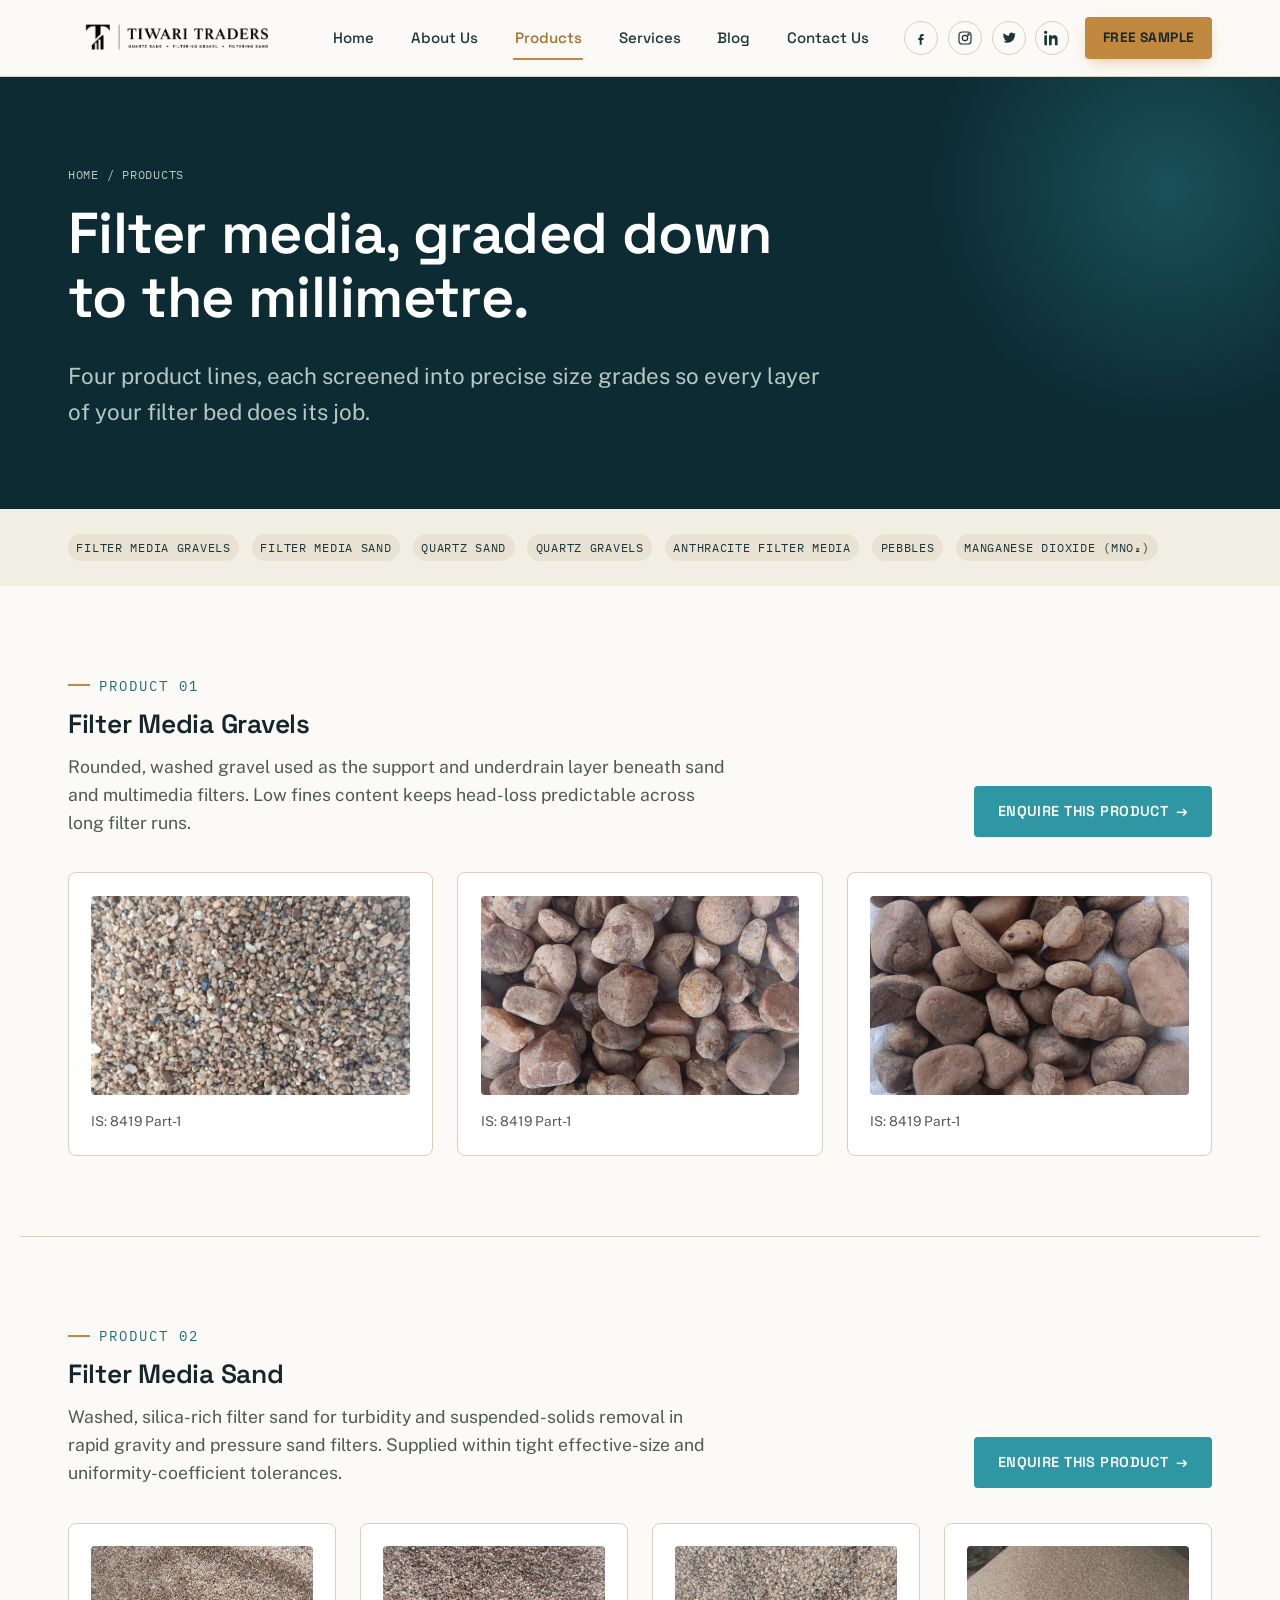
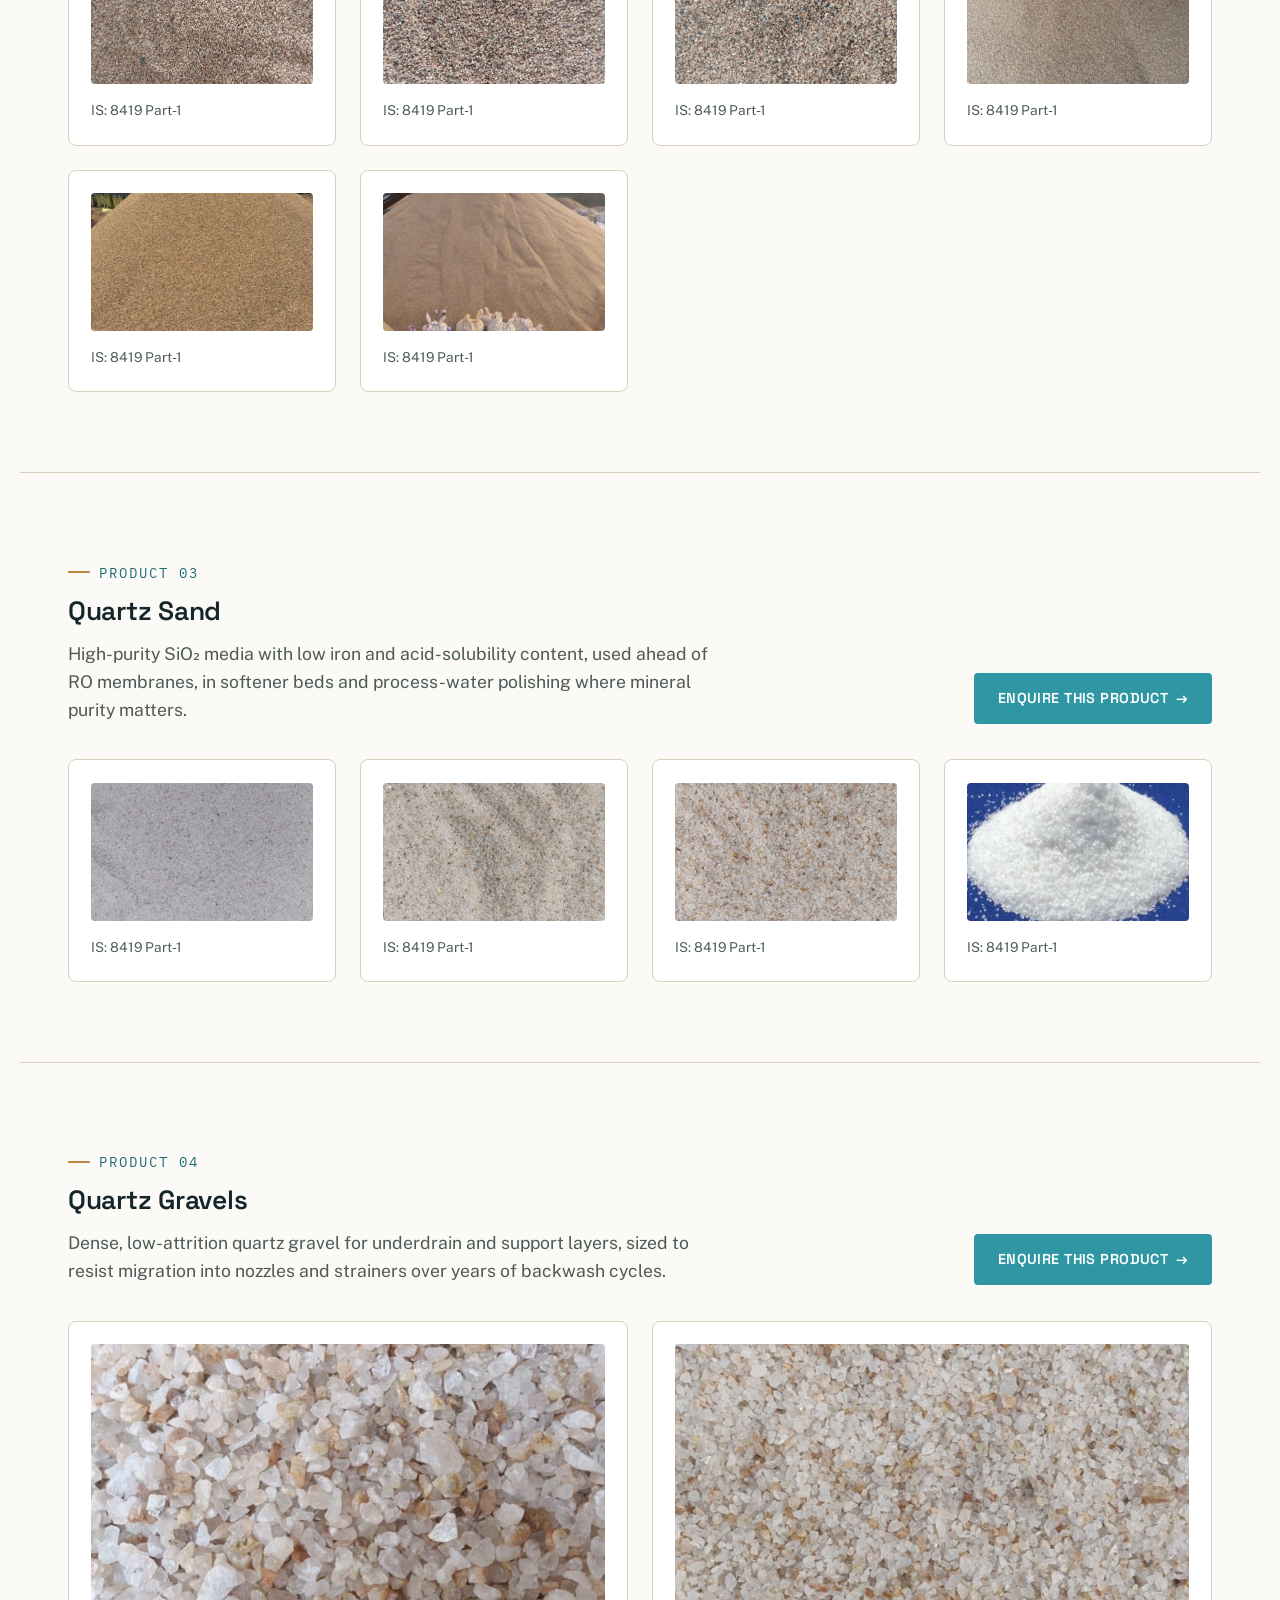
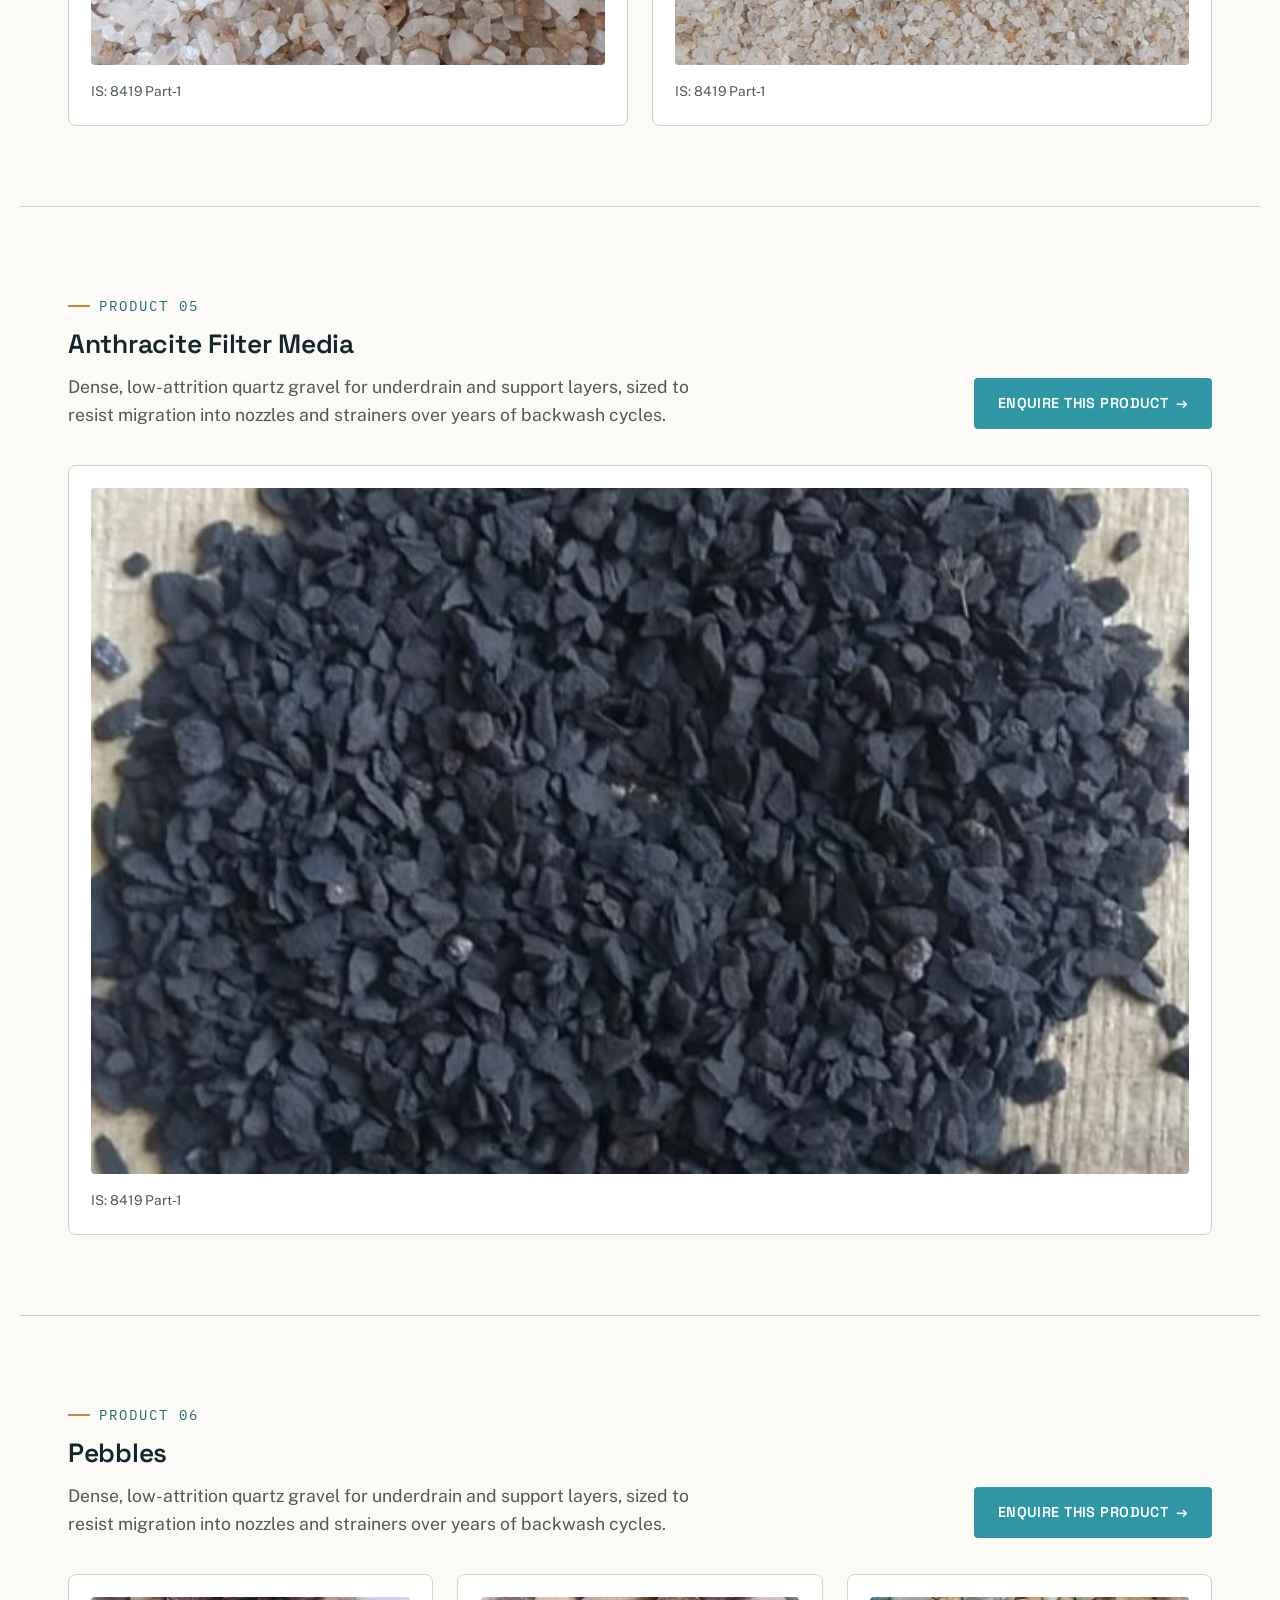
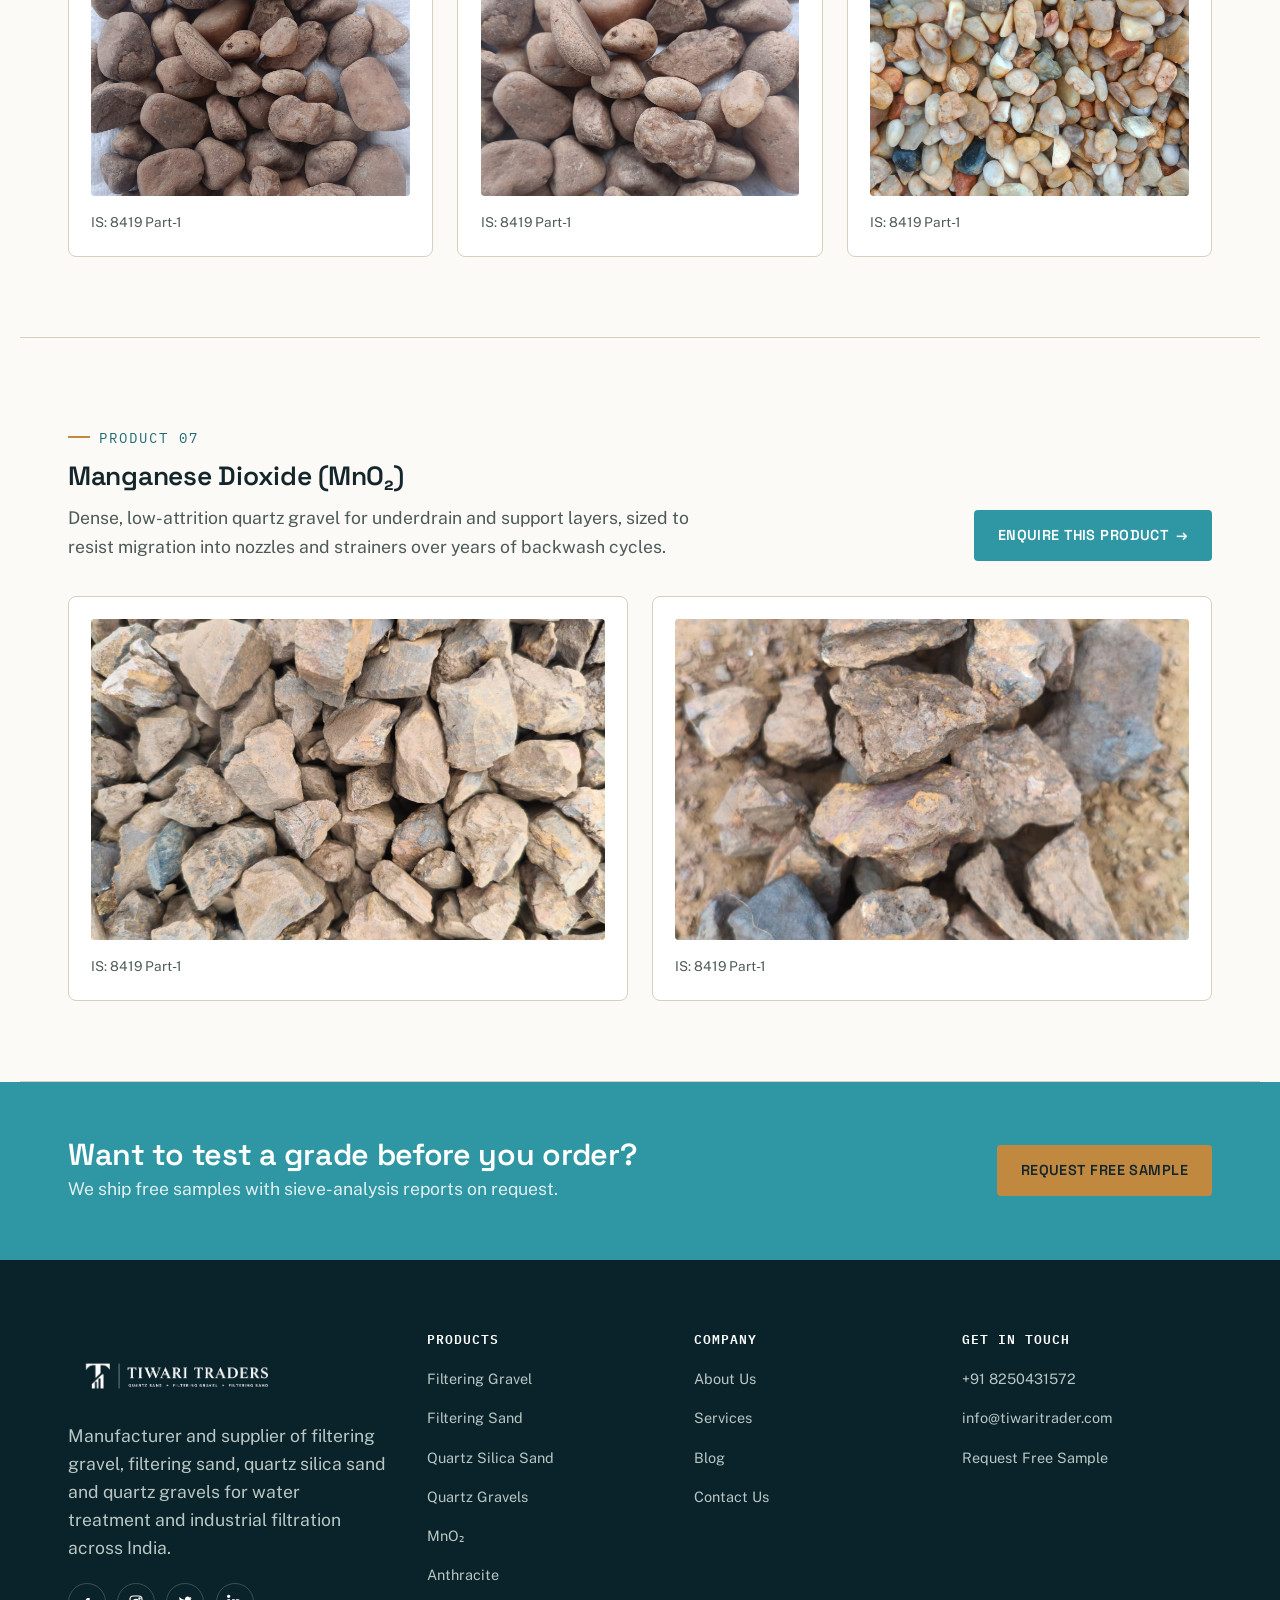
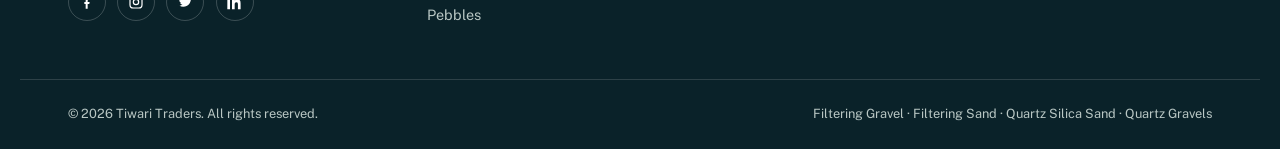
<file: products.html>
<!doctype html>
<html lang="en">
  <head>
    <meta charset="UTF-8" />
    <meta name="viewport" content="width=device-width, initial-scale=1.0" />
    <title>
      Products | Filtering Gravel, Filtering Sand, Quartz Silica Sand &amp;
      Quartz Gravels | Tiwari Traders
    </title>
    <meta
      name="description"
      content="Browse Tiwari Traders' full filter media range: Filtering Gravel, Filtering Sand, Quartz Silica Sand and Quartz Gravels, each available in multiple graded sizes."
    />
    <link rel="canonical" href="https://www.tiwaritraders.com/products.html" />
    <link rel="preconnect" href="https://fonts.googleapis.com" />
    <link
      href="https://fonts.googleapis.com/css2?family=Space+Grotesk:wght@500;600;700&family=Public+Sans:wght@400;500;600&family=IBM+Plex+Mono:wght@400;500;600&display=swap"
      rel="stylesheet"
    />
    <link rel="stylesheet" href="base.css" />
    <link rel="stylesheet" href="nav.css" />
    <link rel="stylesheet" href="components.css" />
  </head>
  <body>
    <a class="skip-link" href="#main">Skip to content</a>

    <!-- ============ HEADER ============ -->
    <header class="site-header">
      <nav class="nav-bar" aria-label="Primary">
        <a href="index.html" class="brand">
          <img
            src="assets/logo2-Photoroom.png"
            alt="Tiwari Traders Logo"
            class="brand-logo"
          />
        </a>

        <div class="nav-primary" id="nav-primary">
          <ul>
            <li>
              <a href="index.html" class="nav-link" data-page="index.html"
                >Home</a
              >
            </li>
            <li>
              <a href="about.html" class="nav-link" data-page="about.html"
                >About Us</a
              >
            </li>
            <li>
              <a href="products.html" class="nav-link" data-page="products.html"
                >Products</a
              >
            </li>
            <li>
              <a href="services.html" class="nav-link" data-page="services.html"
                >Services</a
              >
            </li>
            <li>
              <a href="blog.html" class="nav-link" data-page="blog.html"
                >Blog</a
              >
            </li>
            <li>
              <a href="contact.html" class="nav-link" data-page="contact.html"
                >Contact Us</a
              >
            </li>
          </ul>

          <div class="nav-actions">
            <div class="nav-social" aria-label="Social media">
              <a
                href="https://facebook.com"
                target="_blank"
                rel="noopener"
                aria-label="Facebook"
                ><svg
                  width="16"
                  height="16"
                  viewBox="0 0 24 24"
                  fill="currentColor"
                >
                  <path
                    d="M13.5 9H16V6h-2.5C11.6 6 10 7.6 10 9.9V12H8v3h2v7h3v-7h2.4l.6-3H13v-1.6c0-.8.2-1.4 1.5-1.4z"
                  /></svg
              ></a>
              <a
                href="https://instagram.com"
                target="_blank"
                rel="noopener"
                aria-label="Instagram"
                ><svg
                  width="16"
                  height="16"
                  viewBox="0 0 24 24"
                  fill="none"
                  stroke="currentColor"
                  stroke-width="1.8"
                >
                  <rect x="3" y="3" width="18" height="18" rx="5" />
                  <circle cx="12" cy="12" r="4" />
                  <circle cx="17.2" cy="6.8" r="1" /></svg
              ></a>
              <a
                href="https://twitter.com"
                target="_blank"
                rel="noopener"
                aria-label="Twitter / X"
                ><svg
                  width="16"
                  height="16"
                  viewBox="0 0 24 24"
                  fill="currentColor"
                >
                  <path
                    d="M22 5.9c-.7.3-1.5.5-2.3.6.8-.5 1.4-1.3 1.7-2.3-.8.5-1.7.8-2.6 1-1.5-1.6-4-1.7-5.6-.2-1 .9-1.4 2.3-1.2 3.6-3.3-.2-6.2-1.7-8.1-4.2-1 1.8-.5 4 1.1 5.2-.6 0-1.2-.2-1.7-.5 0 1.9 1.3 3.5 3.1 3.9-.6.2-1.2.2-1.8.1.5 1.6 2 2.7 3.7 2.8-1.4 1.1-3.2 1.7-5 1.5 1.8 1.2 4 1.8 6.2 1.8 7.4 0 11.6-6.3 11.3-12 .8-.5 1.5-1.2 2.1-2z"
                  /></svg
              ></a>
              <a
                href="https://linkedin.com"
                target="_blank"
                rel="noopener"
                aria-label="LinkedIn"
                ><svg
                  width="16"
                  height="16"
                  viewBox="0 0 24 24"
                  fill="currentColor"
                >
                  <path
                    d="M4.98 3.5C4.98 4.9 3.9 6 2.5 6S0 4.9 0 3.5 1.1 1 2.5 1s2.48 1.1 2.48 2.5zM.5 8h4V23h-4V8zm7.5 0h3.8v2.05h.05c.53-1 1.83-2.05 3.77-2.05 4.03 0 4.78 2.65 4.78 6.1V23h-4v-6.85c0-1.63-.03-3.73-2.27-3.73-2.27 0-2.62 1.77-2.62 3.6V23h-4V8z"
                  /></svg
              ></a>
            </div>
            <a href="contact.html" class="free-sample-btn">Free Sample</a>
          </div>
        </div>

        <button
          class="nav-toggle"
          id="nav-toggle"
          aria-label="Toggle menu"
          aria-expanded="false"
          aria-controls="nav-primary"
        >
          <span></span>
        </button>
      </nav>
    </header>

    <main id="main">
      <!-- ============ PAGE HEADER ============ -->
      <header class="page-header">
        <div class="container">
          <div class="breadcrumb"><a href="index.html">Home</a> / Products</div>
          <h1>Filter media, graded down to the millimetre.</h1>
          <p>
            Four product lines, each screened into precise size grades so every
            layer of your filter bed does its job.
          </p>
        </div>
      </header>

      <!-- ============ QUICK JUMP ============ -->
      <section class="section--alt" style="padding-block: 1.6rem">
        <div
          class="container"
          style="display: flex; gap: 0.8rem; flex-wrap: wrap"
        >
          <a href="#filtering-gravel" class="tag">Filter Media Gravels</a>
          <a href="#filtering-sand" class="tag">Filter Media Sand </a>
          <a href="#quartz-silica-sand" class="tag">Quartz Sand </a>
          <a href="#quartz-gravels" class="tag">Quartz Gravels</a>
          <a href="#anthracite" class="tag">Anthracite Filter Media </a>
          <a href="#pebbles" class="tag">Pebbles</a>
          <a href="#mn-o2" class="tag">Manganese Dioxide (MnO₂)</a>
        </div>
      </section>

      <!-- ============ FILTERING GRAVEL ============ -->
      <section class="product-block container" id="filtering-gravel">
        <div class="product-block-head">
          <div>
            <div class="eyebrow">Product 01</div>
            <h2>Filter Media Gravels</h2>
            <p>
              Rounded, washed gravel used as the support and underdrain layer
              beneath sand and multimedia filters. Low fines content keeps
              head-loss predictable across long filter runs.
            </p>
          </div>
          <a href="contact.html" class="btn btn-primary btn-arrow"
            >Enquire This Product</a
          >
        </div>
        <div class="size-grid">
          <div class="size-card" id="gravel-2-4">
            <div class="size-card-media">
              <img
                src="assets/FilteringGravel0.25-18.png"
                alt="Placeholder: Filtering Gravel 2-4mm"
              />
            </div>
            <!-- <h4>2&ndash;4 mm</h4> -->
            <p class="size-use">IS: 8419 Part-1</p>
          </div>

          <div class="size-card" id="gravel-8-16">
            <div class="size-card-media">
              <img
                src="assets/filteringGravel3.png"
                alt="Placeholder: Filtering Gravel 8-16mm"
              />
            </div>
            <!-- <h4>8&ndash;16 mm</h4> -->
            <p class="size-use">IS: 8419 Part-1</p>
          </div>
          <div class="size-card" id="gravel-16-32">
            <div class="size-card-media">
              <img
                src="assets/filteringGravel4.png"
                alt="Placeholder: Filtering Gravel 16-32mm"
              />
            </div>
            <!-- <h4>16&ndash;32 mm</h4> -->
            <p class="size-use">IS: 8419 Part-1</p>
          </div>
        </div>
      </section>

      <!-- ============ FILTER MEDIA SAND ============ -->
      <section class="product-block container" id="filtering-sand">
        <div class="product-block-head">
          <div>
            <div class="eyebrow">Product 02</div>
            <h2>Filter Media Sand</h2>
            <p>
              Washed, silica-rich filter sand for turbidity and suspended-solids
              removal in rapid gravity and pressure sand filters. Supplied
              within tight effective-size and uniformity-coefficient tolerances.
            </p>
          </div>
          <a href="contact.html" class="btn btn-primary btn-arrow"
            >Enquire This Product</a
          >
        </div>
        <div class="size-grid">
          <div class="size-card" id="sand-04-08">
            <div class="size-card-media">
              <img
                src="assets/Filtering Sand.png"
                alt="Placeholder: Filtering Sand 0.4-0.8mm"
              />
            </div>
            <!-- <h4>0.4&ndash;0.8 mm</h4> -->
            <p class="size-use">IS: 8419 Part-1</p>
          </div>
          <div class="size-card" id="sand-08-12">
            <div class="size-card-media">
              <img
                src="assets/filteringSand1.png"
                alt="Placeholder: Filtering Sand 0.8-1.2mm"
              />
            </div>
            <!-- <h4>0.8&ndash;1.2 mm</h4> -->
            <p class="size-use">IS: 8419 Part-1</p>
          </div>
          <div class="size-card" id="sand-1-2">
            <div class="size-card-media">
              <img
                src="assets/filteringSand2.png"
                alt="Placeholder: Filtering Sand 1-2mm"
              />
            </div>
            <!-- <h4>1&ndash;2 mm</h4> -->
            <p class="size-use">IS: 8419 Part-1</p>
          </div>
          <div class="size-card" id="sand-1-2">
            <div class="size-card-media">
              <img
                src="assets/silica sand1.jpeg"
                alt="Placeholder: Filtering Sand 1-2mm"
              />
            </div>
            <!-- <h4>1&ndash;2 mm</h4> -->
            <p class="size-use">IS: 8419 Part-1</p>
          </div>
          <div class="size-card" id="sand-1-2">
            <div class="size-card-media">
              <img
                src="assets/silica_sand.jpeg"
                alt="Placeholder: Filtering Sand 1-2mm"
              />
            </div>
            <!-- <h4>1&ndash;2 mm</h4> -->
            <p class="size-use">IS: 8419 Part-1</p>
          </div>
          <div class="size-card" id="sand-1-2">
            <div class="size-card-media">
              <img
                src="assets/filtermediasand.jpeg"
                alt="Placeholder: Filtering Sand 1-2mm"
              />
            </div>
            <!-- <h4>1&ndash;2 mm</h4> -->
            <p class="size-use">IS: 8419 Part-1</p>
          </div>
        </div>
      </section>

      <!-- ============ QUARTZ SILICA SAND ============ -->
      <section class="product-block container" id="quartz-silica-sand">
        <div class="product-block-head">
          <div>
            <div class="eyebrow">Product 03</div>
            <h2>Quartz Sand</h2>
            <p>
              High-purity SiO&#8322; media with low iron and acid-solubility
              content, used ahead of RO membranes, in softener beds and
              process-water polishing where mineral purity matters.
            </p>
          </div>
          <a href="contact.html" class="btn btn-primary btn-arrow"
            >Enquire This Product</a
          >
        </div>
        <div class="size-grid">
          <div class="size-card" id="silica-05-1">
            <div class="size-card-media">
              <img
                src="assets/Quartz Silica Sand.png"
                alt="Placeholder: Quartz Silica Sand 0.5-1mm"
              />
            </div>
            <!-- <h4>0.5&ndash;1 mm</h4> -->
            <p class="size-use">IS: 8419 Part-1</p>
          </div>
          <div class="size-card" id="silica-1-2">
            <div class="size-card-media">
              <img
                src="assets/quatzSilicaSand1.png"
                alt="Placeholder: Quartz Silica Sand 1-2mm"
              />
            </div>
            <!-- <h4>1&ndash;2 mm</h4> -->
            <p class="size-use">IS: 8419 Part-1</p>
          </div>
          <div class="size-card" id="silica-2-4">
            <div class="size-card-media">
              <img
                src="assets/quatzSilicaSand2.png"
                alt="Placeholder: Quartz Silica Sand 2-4mm"
              />
            </div>
            <!-- <h4>2&ndash;4 mm</h4> -->
            <p class="size-use">IS: 8419 Part-1</p>
          </div>

          <div class="size-card" id="silica-2-4">
            <div class="size-card-media">
              <img
                src="assets/Quartz_Gravale.jpeg"
                alt="Placeholder: Quartz Silica Sand 2-4mm"
              />
            </div>
            <!-- <h4>2&ndash;4 mm</h4> -->
            <p class="size-use">IS: 8419 Part-1</p>
          </div>
        </div>
      </section>

      <!-- ============ QUARTZ GRAVELS ============ -->
      <section class="product-block container" id="quartz-gravels">
        <div class="product-block-head">
          <div>
            <div class="eyebrow">Product 04</div>
            <h2>Quartz Gravels</h2>
            <p>
              Dense, low-attrition quartz gravel for underdrain and support
              layers, sized to resist migration into nozzles and strainers over
              years of backwash cycles.
            </p>
          </div>
          <a href="contact.html" class="btn btn-primary btn-arrow"
            >Enquire This Product</a
          >
        </div>
        <div class="size-grid">
          <div class="size-card" id="qgravel-4-8">
            <div class="size-card-media">
              <img
                src="assets/Quartz Gravels.png"
                alt="Placeholder: Quartz Gravel 4-8mm"
              />
            </div>
            <!-- <h4>4&ndash;8 mm</h4> -->
            <p class="size-use">IS: 8419 Part-1</p>
          </div>
          <div class="size-card" id="qgravel-8-16">
            <div class="size-card-media">
              <img
                src="assets/quartzGravel1.png"
                alt="Placeholder: Quartz Gravel 8-16mm"
              />
            </div>
            <!-- <h4>8&ndash;16 mm</h4> -->
            <p class="size-use">IS: 8419 Part-1</p>
          </div>
        </div>
      </section>

      <!-- ============ anthracite ============ -->
      <section class="product-block container" id="anthracite">
        <div class="product-block-head">
          <div>
            <div class="eyebrow">Product 05</div>
            <h2>Anthracite Filter Media</h2>
            <p>
              Dense, low-attrition quartz gravel for underdrain and support
              layers, sized to resist migration into nozzles and strainers over
              years of backwash cycles.
            </p>
          </div>
          <a href="contact.html" class="btn btn-primary btn-arrow"
            >Enquire This Product</a
          >
        </div>
        <div class="size-grid">
          <div class="size-card" id="anthracite-4-8">
            <div class="size-card-media">
              <img
                src="assets/anth.jpeg"
                alt="Placeholder: Quartz Gravel 4-8mm"
              />
            </div>
            <!-- <h4>4&ndash;8 mm</h4> -->
            <p class="size-use">IS: 8419 Part-1</p>
          </div>
        </div>
      </section>
      <!-- ============ PEBBLES ============ -->
      <section class="product-block container" id="pebbles">
        <div class="product-block-head">
          <div>
            <div class="eyebrow">Product 06</div>
            <h2>Pebbles</h2>
            <p>
              Dense, low-attrition quartz gravel for underdrain and support
              layers, sized to resist migration into nozzles and strainers over
              years of backwash cycles.
            </p>
          </div>
          <a href="contact.html" class="btn btn-primary btn-arrow"
            >Enquire This Product</a
          >
        </div>
        <div class="size-grid">
          <div class="size-card" id="pebbles-4-8">
            <div class="size-card-media">
              <img
                src="assets/pebbles.jpeg"
                alt="Placeholder: Quartz Gravel 4-8mm"
              />
            </div>
            <!-- <h4>4&ndash;8 mm</h4> -->
            <p class="size-use">IS: 8419 Part-1</p>
          </div>
          <div class="size-card" id="pebbles-4-8">
            <div class="size-card-media">
              <img
                src="assets/pebbles1.jpeg"
                alt="Placeholder: Quartz Gravel 4-8mm"
              />
            </div>
            <!-- <h4>4&ndash;8 mm</h4> -->
            <p class="size-use">IS: 8419 Part-1</p>
          </div>
          <div class="size-card" id="pebbles-4-8">
            <div class="size-card-media">
              <img
                src="assets/gravels1.jpeg"
                alt="Placeholder: Quartz Gravel 4-8mm"
              />
            </div>
            <!-- <h4>4&ndash;8 mm</h4> -->
            <p class="size-use">IS: 8419 Part-1</p>
          </div>
        </div>
      </section>

      <!-- ============ MANGANESE DIOXIDE ============ -->
      <section class="product-block container" id="mno2">
        <div class="product-block-head">
          <div>
            <div class="eyebrow">Product 07</div>
            <h2>Manganese Dioxide (MnO₂)</h2>
            <p>
              Dense, low-attrition quartz gravel for underdrain and support
              layers, sized to resist migration into nozzles and strainers over
              years of backwash cycles.
            </p>
          </div>
          <a href="contact.html" class="btn btn-primary btn-arrow"
            >Enquire This Product</a
          >
        </div>
        <div class="size-grid">
          <div class="size-card" id="mno2-4-8">
            <div class="size-card-media">
              <img
                src="assets/MnO2.jpeg"
                alt="Placeholder: Quartz Gravel 4-8mm"
              />
            </div>
            <!-- <h4>4&ndash;8 mm</h4> -->
            <p class="size-use">IS: 8419 Part-1</p>
          </div>
          <div class="size-card" id="mno2-4-8">
            <div class="size-card-media">
              <img
                src="assets/mn02.jpeg"
                alt="Placeholder: Quartz Gravel 4-8mm"
              />
            </div>
            <!-- <h4>4&ndash;8 mm</h4> -->
            <p class="size-use">IS: 8419 Part-1</p>
          </div>
        </div>
      </section>

      <!-- ============ CTA BAND ============ -->
      <section class="cta-band">
        <div class="container">
          <div>
            <h2>Want to test a grade before you order?</h2>
            <p>We ship free samples with sieve-analysis reports on request.</p>
          </div>
          <a href="contact.html" class="btn btn-gold">Request Free Sample</a>
        </div>
      </section>
    </main>

    <!-- ============ FOOTER ============ -->
    <footer class="site-footer">
      <div class="container footer-top">
        <div class="footer-col footer-brand-col">
          <img
            src="assets/logo3.png"
            alt="Tiwari Traders Logo"
            class="brand-logo"
          />
          <p>
            Manufacturer and supplier of filtering gravel, filtering sand,
            quartz silica sand and quartz gravels for water treatment and
            industrial filtration across India.
          </p>
          <div class="footer-social" aria-label="Social media">
            <a
              href="https://facebook.com"
              target="_blank"
              rel="noopener"
              aria-label="Facebook"
              ><svg viewBox="0 0 24 24" fill="currentColor">
                <path
                  d="M13.5 9H16V6h-2.5C11.6 6 10 7.6 10 9.9V12H8v3h2v7h3v-7h2.4l.6-3H13v-1.6c0-.8.2-1.4 1.5-1.4z"
                /></svg
            ></a>
            <a
              href="https://instagram.com"
              target="_blank"
              rel="noopener"
              aria-label="Instagram"
              ><svg
                viewBox="0 0 24 24"
                fill="none"
                stroke="currentColor"
                stroke-width="1.8"
              >
                <rect x="3" y="3" width="18" height="18" rx="5" />
                <circle cx="12" cy="12" r="4" />
                <circle cx="17.2" cy="6.8" r="1" /></svg
            ></a>
            <a
              href="https://twitter.com"
              target="_blank"
              rel="noopener"
              aria-label="Twitter / X"
              ><svg viewBox="0 0 24 24" fill="currentColor">
                <path
                  d="M22 5.9c-.7.3-1.5.5-2.3.6.8-.5 1.4-1.3 1.7-2.3-.8.5-1.7.8-2.6 1-1.5-1.6-4-1.7-5.6-.2-1 .9-1.4 2.3-1.2 3.6-3.3-.2-6.2-1.7-8.1-4.2-1 1.8-.5 4 1.1 5.2-.6 0-1.2-.2-1.7-.5 0 1.9 1.3 3.5 3.1 3.9-.6.2-1.2.2-1.8.1.5 1.6 2 2.7 3.7 2.8-1.4 1.1-3.2 1.7-5 1.5 1.8 1.2 4 1.8 6.2 1.8 7.4 0 11.6-6.3 11.3-12 .8-.5 1.5-1.2 2.1-2z"
                /></svg
            ></a>
            <a
              href="https://linkedin.com"
              target="_blank"
              rel="noopener"
              aria-label="LinkedIn"
              ><svg viewBox="0 0 24 24" fill="currentColor">
                <path
                  d="M4.98 3.5C4.98 4.9 3.9 6 2.5 6S0 4.9 0 3.5 1.1 1 2.5 1s2.48 1.1 2.48 2.5zM.5 8h4V23h-4V8zm7.5 0h3.8v2.05h.05c.53-1 1.83-2.05 3.77-2.05 4.03 0 4.78 2.65 4.78 6.1V23h-4v-6.85c0-1.63-.03-3.73-2.27-3.73-2.27 0-2.62 1.77-2.62 3.6V23h-4V8z"
                /></svg
            ></a>
          </div>
        </div>
        <div class="footer-col">
          <h4>Products</h4>
          <ul>
            <li><a href="products.html#gravel-2-4">Filtering Gravel</a></li>
            <li><a href="products.html#sand-04-08">Filtering Sand</a></li>
            <li><a href="products.html#silica-05-1">Quartz Silica Sand</a></li>
            <li><a href="products.html#qgravel-4-8">Quartz Gravels</a></li>
            <li><a href="products.html#mno2">MnO₂</a></li>
            <li><a href="products.html#anthracite">Anthracite</a></li>
            <li><a href="products.html#pebbles">Pebbles</a></li>
          </ul>
        </div>
        <div class="footer-col">
          <h4>Company</h4>
          <ul>
            <li><a href="about.html">About Us</a></li>
            <li><a href="services.html">Services</a></li>
            <li><a href="blog.html">Blog</a></li>
            <li><a href="contact.html">Contact Us</a></li>
          </ul>
        </div>
        <div class="footer-col">
          <h4>Get in touch</h4>
          <ul>
            <li><a href="tel:+918250431572">+91 8250431572</a></li>
            <li>
              <a href="mailto:info@tiwaritrader.com">info@tiwaritrader.com</a>
            </li>
            <li><a href="contact.html">Request Free Sample</a></li>
          </ul>
        </div>
      </div>
      <div class="container footer-bottom">
        <span
          >&copy; <span id="year"></span> Tiwari Traders. All rights
          reserved.</span
        >
        <span
          >Filtering Gravel &middot; Filtering Sand &middot; Quartz Silica Sand
          &middot; Quartz Gravels</span
        >
      </div>
    </footer>

    <script src="main.js"></script>
  </body>
</html>
</file>
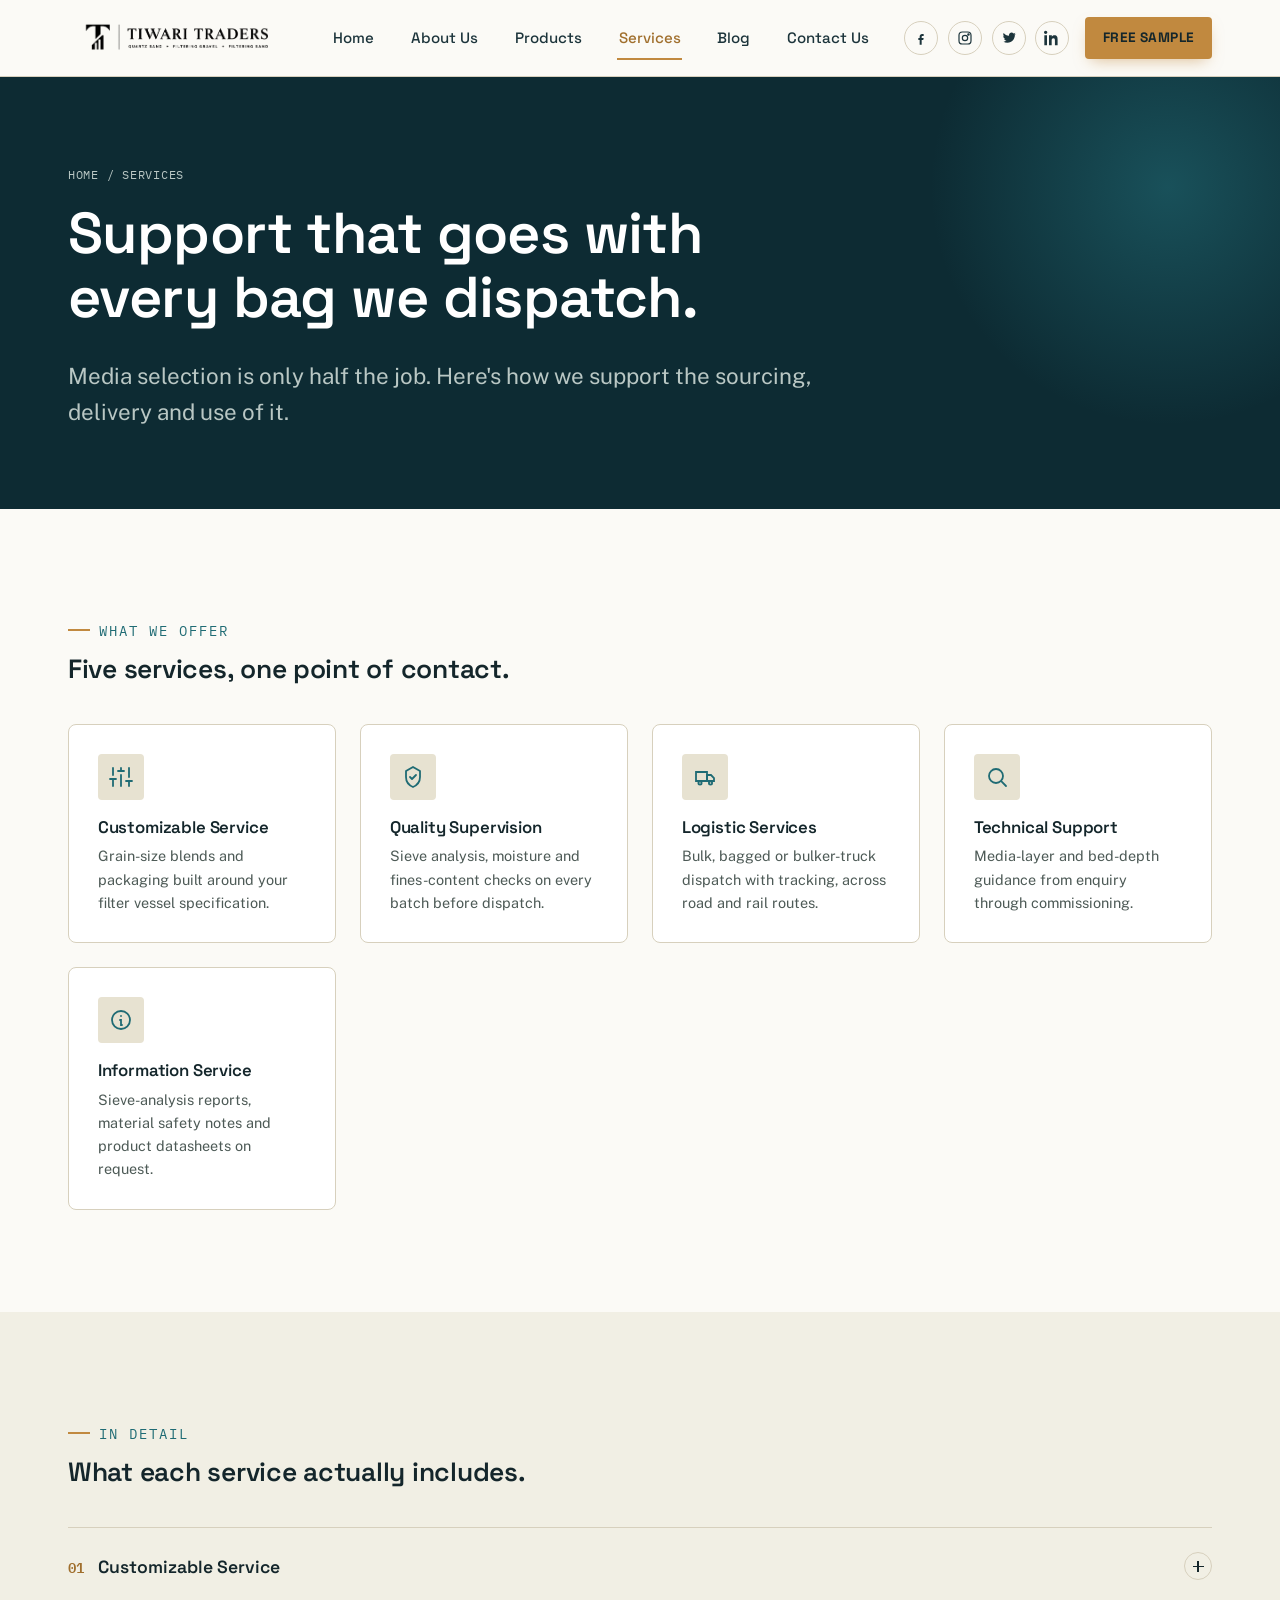
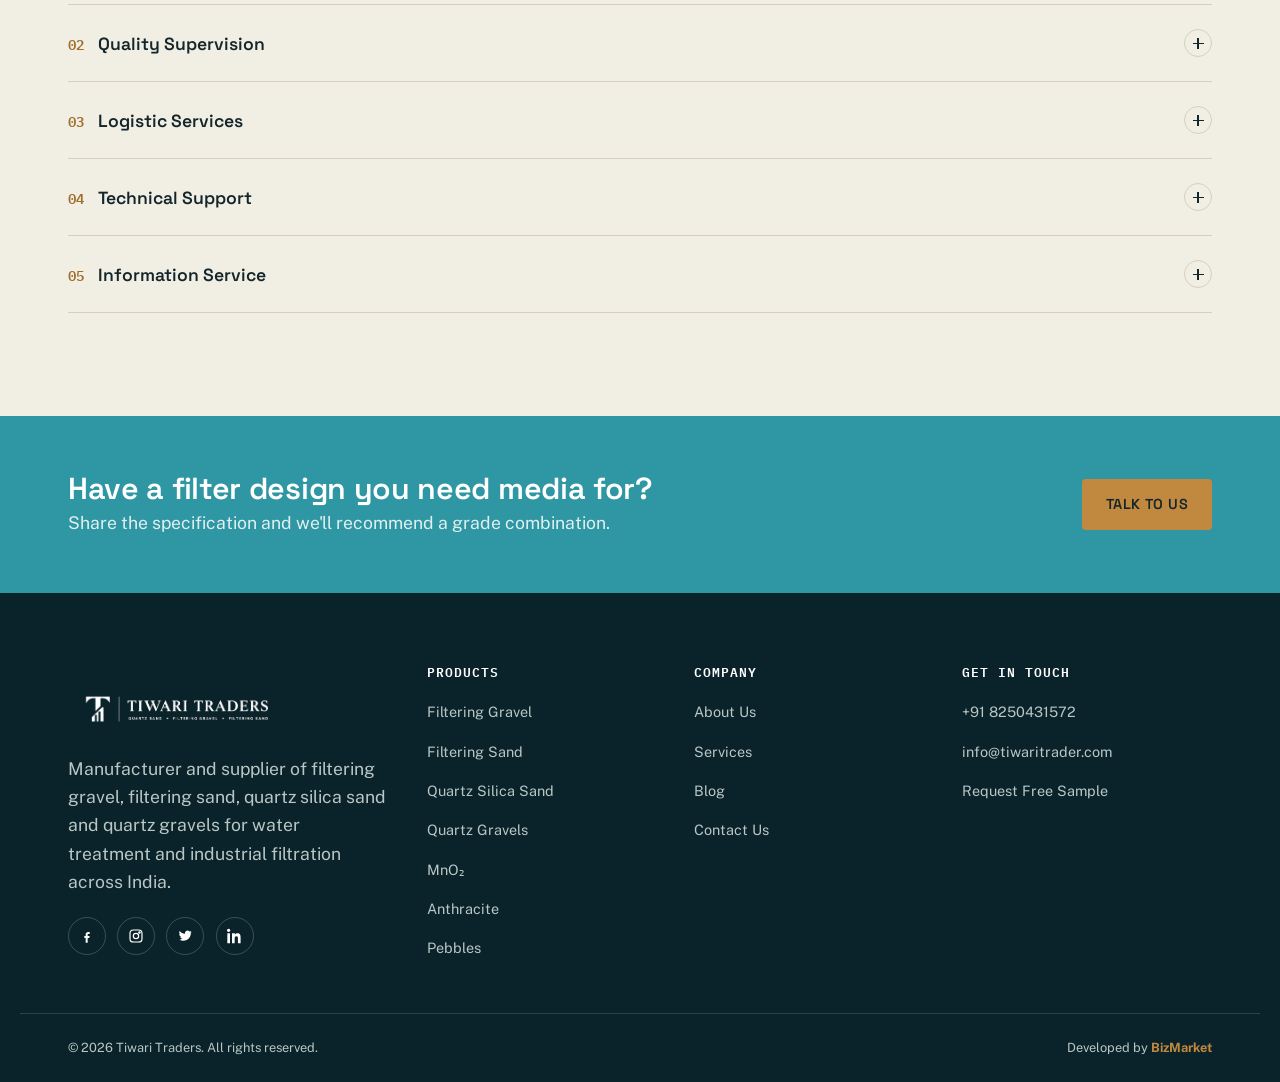
<file: services.html>
<!doctype html>
<html lang="en">
  <head>
    <meta charset="UTF-8" />
    <meta name="viewport" content="width=device-width, initial-scale=1.0" />
    <title>Services | Tiwari Traders</title>
    <meta
      name="description"
      content="Tiwari Traders offers customizable filter media service, quality supervision, logistics services, technical support and information service to water treatment buyers."
    />
    <link rel="canonical" href="https://www.tiwaritraders.com/services.html" />
    <link rel="preconnect" href="https://fonts.googleapis.com" />
    <link
      href="https://fonts.googleapis.com/css2?family=Space+Grotesk:wght@500;600;700&family=Public+Sans:wght@400;500;600&family=IBM+Plex+Mono:wght@400;500;600&display=swap"
      rel="stylesheet"
    />
    <link rel="stylesheet" href="base.css" />
    <link rel="stylesheet" href="nav.css" />
    <link rel="stylesheet" href="components.css" />
  </head>
  <body>
    <a class="skip-link" href="#main">Skip to content</a>

    <header class="site-header">
      <nav class="nav-bar" aria-label="Primary">
        <a href="index.html" class="brand">
          <img
            src="assets/logo2-Photoroom.png"
            alt="Tiwari Traders Logo"
            class="brand-logo"
          />
        </a>
        <div class="nav-primary" id="nav-primary">
          <ul>
            <li>
              <a href="index.html" class="nav-link" data-page="index.html"
                >Home</a
              >
            </li>
            <li>
              <a href="about.html" class="nav-link" data-page="about.html"
                >About Us</a
              >
            </li>
            <li>
              <a href="products.html" class="nav-link" data-page="products.html"
                >Products</a
              >
            </li>
            <li>
              <a href="services.html" class="nav-link" data-page="services.html"
                >Services</a
              >
            </li>
            <li>
              <a href="blog.html" class="nav-link" data-page="blog.html"
                >Blog</a
              >
            </li>
            <li>
              <a href="contact.html" class="nav-link" data-page="contact.html"
                >Contact Us</a
              >
            </li>
          </ul>
          <div class="nav-actions">
            <div class="nav-social" aria-label="Social media">
              <a
                href="https://facebook.com"
                target="_blank"
                rel="noopener"
                aria-label="Facebook"
                ><svg
                  width="16"
                  height="16"
                  viewBox="0 0 24 24"
                  fill="currentColor"
                >
                  <path
                    d="M13.5 9H16V6h-2.5C11.6 6 10 7.6 10 9.9V12H8v3h2v7h3v-7h2.4l.6-3H13v-1.6c0-.8.2-1.4 1.5-1.4z"
                  /></svg
              ></a>
              <a
                href="https://instagram.com"
                target="_blank"
                rel="noopener"
                aria-label="Instagram"
                ><svg
                  width="16"
                  height="16"
                  viewBox="0 0 24 24"
                  fill="none"
                  stroke="currentColor"
                  stroke-width="1.8"
                >
                  <rect x="3" y="3" width="18" height="18" rx="5" />
                  <circle cx="12" cy="12" r="4" />
                  <circle cx="17.2" cy="6.8" r="1" /></svg
              ></a>
              <a
                href="https://twitter.com"
                target="_blank"
                rel="noopener"
                aria-label="Twitter / X"
                ><svg
                  width="16"
                  height="16"
                  viewBox="0 0 24 24"
                  fill="currentColor"
                >
                  <path
                    d="M22 5.9c-.7.3-1.5.5-2.3.6.8-.5 1.4-1.3 1.7-2.3-.8.5-1.7.8-2.6 1-1.5-1.6-4-1.7-5.6-.2-1 .9-1.4 2.3-1.2 3.6-3.3-.2-6.2-1.7-8.1-4.2-1 1.8-.5 4 1.1 5.2-.6 0-1.2-.2-1.7-.5 0 1.9 1.3 3.5 3.1 3.9-.6.2-1.2.2-1.8.1.5 1.6 2 2.7 3.7 2.8-1.4 1.1-3.2 1.7-5 1.5 1.8 1.2 4 1.8 6.2 1.8 7.4 0 11.6-6.3 11.3-12 .8-.5 1.5-1.2 2.1-2z"
                  /></svg
              ></a>
              <a
                href="https://linkedin.com"
                target="_blank"
                rel="noopener"
                aria-label="LinkedIn"
                ><svg
                  width="16"
                  height="16"
                  viewBox="0 0 24 24"
                  fill="currentColor"
                >
                  <path
                    d="M4.98 3.5C4.98 4.9 3.9 6 2.5 6S0 4.9 0 3.5 1.1 1 2.5 1s2.48 1.1 2.48 2.5zM.5 8h4V23h-4V8zm7.5 0h3.8v2.05h.05c.53-1 1.83-2.05 3.77-2.05 4.03 0 4.78 2.65 4.78 6.1V23h-4v-6.85c0-1.63-.03-3.73-2.27-3.73-2.27 0-2.62 1.77-2.62 3.6V23h-4V8z"
                  /></svg
              ></a>
            </div>
            <a href="contact.html" class="free-sample-btn">Free Sample</a>
          </div>
        </div>
        <button
          class="nav-toggle"
          id="nav-toggle"
          aria-label="Toggle menu"
          aria-expanded="false"
          aria-controls="nav-primary"
        >
          <span></span>
        </button>
      </nav>
    </header>

    <main id="main">
      <header class="page-header">
        <div class="container">
          <div class="breadcrumb"><a href="index.html">Home</a> / Services</div>
          <h1>Support that goes with every bag we dispatch.</h1>
          <p>
            Media selection is only half the job. Here's how we support the
            sourcing, delivery and use of it.
          </p>
        </div>
      </header>

      <!-- ============ SERVICE CARDS (overview, click scrolls to detail) ============ -->
      <section class="section">
        <div class="container">
          <div class="section-head">
            <div class="eyebrow">What We Offer</div>
            <h2>Five services, one point of contact.</h2>
          </div>
          <div class="service-grid">
            <a
              href="#customizable-service"
              class="service-card"
              style="display: block"
            >
              <div class="service-icon">
                <svg
                  viewBox="0 0 24 24"
                  fill="none"
                  stroke="currentColor"
                  stroke-width="1.8"
                >
                  <path
                    d="M4 21v-7M4 10V3M12 21v-11M12 6V3M20 21v-5M20 12V3M1 14h6M9 6h6M17 16h6"
                    stroke-linecap="round"
                  />
                </svg>
              </div>
              <h3>Customizable Service</h3>
              <p>
                Grain-size blends and packaging built around your filter vessel
                specification.
              </p>
            </a>

            <a
              href="#quality-supervision"
              class="service-card"
              style="display: block"
            >
              <div class="service-icon">
                <svg
                  viewBox="0 0 24 24"
                  fill="none"
                  stroke="currentColor"
                  stroke-width="1.8"
                >
                  <path
                    d="M12 2l7 4v6c0 5-3.5 8.5-7 10-3.5-1.5-7-5-7-10V6l7-4z"
                    stroke-linejoin="round"
                  />
                  <path
                    d="M9 12l2 2 4-4"
                    stroke-linecap="round"
                    stroke-linejoin="round"
                  />
                </svg>
              </div>
              <h3>Quality Supervision</h3>
              <p>
                Sieve analysis, moisture and fines-content checks on every batch
                before dispatch.
              </p>
            </a>

            <a
              href="#logistic-services"
              class="service-card"
              style="display: block"
            >
              <div class="service-icon">
                <svg
                  viewBox="0 0 24 24"
                  fill="none"
                  stroke="currentColor"
                  stroke-width="1.8"
                >
                  <path d="M3 7h11v9H3z" />
                  <path d="M14 10h4l3 3v3h-7z" />
                  <circle cx="7" cy="18" r="1.6" />
                  <circle cx="17.5" cy="18" r="1.6" />
                </svg>
              </div>
              <h3>Logistic Services</h3>
              <p>
                Bulk, bagged or bulker-truck dispatch with tracking, across road
                and rail routes.
              </p>
            </a>

            <a
              href="#technical-support"
              class="service-card"
              style="display: block"
            >
              <div class="service-icon">
                <svg
                  viewBox="0 0 24 24"
                  fill="none"
                  stroke="currentColor"
                  stroke-width="1.8"
                >
                  <circle cx="11" cy="11" r="7" />
                  <path d="M21 21l-4.3-4.3" stroke-linecap="round" />
                </svg>
              </div>
              <h3>Technical Support</h3>
              <p>
                Media-layer and bed-depth guidance from enquiry through
                commissioning.
              </p>
            </a>

            <a
              href="#information-service"
              class="service-card"
              style="display: block"
            >
              <div class="service-icon">
                <svg
                  viewBox="0 0 24 24"
                  fill="none"
                  stroke="currentColor"
                  stroke-width="1.8"
                >
                  <circle cx="12" cy="12" r="9" />
                  <path d="M12 8h.01M11 12h1v5h1" stroke-linecap="round" />
                </svg>
              </div>
              <h3>Information Service</h3>
              <p>
                Sieve-analysis reports, material safety notes and product
                datasheets on request.
              </p>
            </a>
          </div>
        </div>
      </section>

      <!-- ============ SERVICE DETAIL ACCORDION ============ -->
      <section class="section section--alt">
        <div class="container">
          <div class="section-head">
            <div class="eyebrow">In Detail</div>
            <h2>What each service actually includes.</h2>
          </div>

          <div class="accordion">
            <div class="accordion-item" id="customizable-service">
              <button class="accordion-trigger" aria-expanded="false">
                <span
                  ><span class="acc-index">01</span>Customizable Service</span
                >
                <span class="acc-plus"></span>
              </button>
              <div class="accordion-panel">
                <div class="accordion-panel-inner">
                  <p>
                    Tiwari Traders is dedicated to offering customized supply
                    chain solutions. We assist our customers in selecting
                    high-quality and suitable products according to their
                    specific requirements. As a trusted manufacturer and
                    supplier, Tiwari Traders is committed to delivering
                    industry-leading products backed by reliable manufacturing
                    capabilities and strong research and development expertise.
                    We ensure the highest standards of quality, dependable
                    products, and comprehensive solutions tailored to meet the
                    unique needs of every customer.
                  </p>
                  <ul>
                    <li>
                      Custom size grades outside our standard catalogue, on
                      request
                    </li>
                    <li>
                      Custom bag sizes: 25 kg, 50 kg, jumbo bags or bulk loose
                    </li>
                    <li>
                      Blended media where a single layer needs two grain sizes
                    </li>
                  </ul>
                </div>
              </div>
            </div>

            <div class="accordion-item" id="quality-supervision">
              <button class="accordion-trigger" aria-expanded="false">
                <span
                  ><span class="acc-index">02</span>Quality Supervision</span
                >
                <span class="acc-plus"></span>
              </button>
              <div class="accordion-panel">
                <div class="accordion-panel-inner">
                  <p>
                    Tiwari Traders maintains strict supervision over every stage
                    of its operations—from sourcing high-quality raw materials
                    and managing the production process to ensuring product
                    quality and timely delivery. Every step is carefully
                    monitored to ensure complete compliance with our customers'
                    requirements. To uphold the highest quality standards,
                    Tiwari Traders follows a rigorous two-level quality control
                    process. In addition to the quality inspections carried out
                    at our manufacturing plants, we perform comprehensive and
                    thorough pre-shipment inspections to ensure that every
                    product delivered meets our strict quality standards and
                    customer expectations.
                  </p>
                  <ul>
                    <li>
                      Sieve analysis against IS/ASTM standards for effective
                      size and uniformity coefficient
                    </li>
                    <li>
                      Moisture content and acid-solubility checks for
                      quartz-based media
                    </li>
                    <li>Fines and dust content kept within agreed tolerance</li>
                    <li>
                      Batch test reports shared with every dispatch on request
                    </li>
                  </ul>
                </div>
              </div>
            </div>

            <div class="accordion-item" id="logistic-services">
              <button class="accordion-trigger" aria-expanded="false">
                <span><span class="acc-index">03</span>Logistic Services</span>
                <span class="acc-plus"></span>
              </button>
              <div class="accordion-panel">
                <div class="accordion-panel-inner">
                  <p>
                    According to our customers' requirements, Tiwari Traders
                    offers flexible transportation and logistics solutions,
                    including road, rail, sea, and air freight, as well as LCL,
                    FCL, and bulk cargo shipments. We also provide value-added
                    services such as shipment tracking, customs support,
                    inventory management, and efficient logistics coordination
                    to ensure timely and reliable deliveries.
                  </p>
                  <ul>
                    <li>Road and rail dispatch across India, bulk or bagged</li>
                    <li>
                      Bulker-truck loading for large volume filter media orders
                    </li>
                    <li>
                      Dispatch tracking and delivery scheduling coordination
                    </li>
                    <li>
                      Export packing and documentation support for overseas
                      orders
                    </li>
                  </ul>
                </div>
              </div>
            </div>

            <div class="accordion-item" id="technical-support">
              <button class="accordion-trigger" aria-expanded="false">
                <span><span class="acc-index">04</span>Technical Support</span>
                <span class="acc-plus"></span>
              </button>
              <div class="accordion-panel">
                <div class="accordion-panel-inner">
                  <p>
                    Tiwari Traders provides one-to-one professional sales
                    service. Besides a dedicated offline customer service team,
                    Tiwari Traders has established a comprehensive and efficient
                    sales service system that includes order production
                    tracking, logistics support, technical guidance on product
                    usage, business consultation, and customer satisfaction
                    surveys.
                  </p>
                  <ul>
                    <li>
                      Bed-depth and layer-sequence recommendations for new
                      filters
                    </li>
                    <li>
                      Support for re-grading and re-media of existing filter
                      vessels
                    </li>
                    <li>
                      Troubleshooting for filters showing early breakthrough or
                      high head-loss
                    </li>
                  </ul>
                </div>
              </div>
            </div>

            <div class="accordion-item" id="information-service">
              <button class="accordion-trigger" aria-expanded="false">
                <span
                  ><span class="acc-index">05</span>Information Service</span
                >
                <span class="acc-plus"></span>
              </button>
              <div class="accordion-panel">
                <div class="accordion-panel-inner">
                  <p>
                    Tiwari Traders provides timely information on relevant
                    industry trends, including supply updates, new products and
                    applications, logistics, market insights, and policy-related
                    information, helping our customers stay informed and make
                    well-informed business decisions.
                  </p>
                  <ul>
                    <li>
                      Product datasheets with size grade, bulk density and
                      mineral composition
                    </li>
                    <li>Sieve-analysis and test certificates per batch</li>
                    <li>Packaging, storage and handling guidance</li>
                  </ul>
                </div>
              </div>
            </div>
          </div>
        </div>
      </section>

      <!-- ============ CTA BAND ============ -->
      <section class="cta-band">
        <div class="container">
          <div>
            <h2>Have a filter design you need media for?</h2>
            <p>
              Share the specification and we'll recommend a grade combination.
            </p>
          </div>
          <a href="contact.html" class="btn btn-gold">Talk to Us</a>
        </div>
      </section>
    </main>

    <footer class="site-footer">
      <div class="container footer-top">
        <div class="footer-col footer-brand-col">
          <img
            src="assets/logo3.png"
            alt="Tiwari Traders Logo"
            class="brand-logo"
          />
          <p>
            Manufacturer and supplier of filtering gravel, filtering sand,
            quartz silica sand and quartz gravels for water treatment and
            industrial filtration across India.
          </p>
          <div class="footer-social" aria-label="Social media">
            <a
              href="https://facebook.com"
              target="_blank"
              rel="noopener"
              aria-label="Facebook"
              ><svg viewBox="0 0 24 24" fill="currentColor">
                <path
                  d="M13.5 9H16V6h-2.5C11.6 6 10 7.6 10 9.9V12H8v3h2v7h3v-7h2.4l.6-3H13v-1.6c0-.8.2-1.4 1.5-1.4z"
                /></svg
            ></a>
            <a
              href="https://instagram.com"
              target="_blank"
              rel="noopener"
              aria-label="Instagram"
              ><svg
                viewBox="0 0 24 24"
                fill="none"
                stroke="currentColor"
                stroke-width="1.8"
              >
                <rect x="3" y="3" width="18" height="18" rx="5" />
                <circle cx="12" cy="12" r="4" />
                <circle cx="17.2" cy="6.8" r="1" /></svg
            ></a>
            <a
              href="https://twitter.com"
              target="_blank"
              rel="noopener"
              aria-label="Twitter / X"
              ><svg viewBox="0 0 24 24" fill="currentColor">
                <path
                  d="M22 5.9c-.7.3-1.5.5-2.3.6.8-.5 1.4-1.3 1.7-2.3-.8.5-1.7.8-2.6 1-1.5-1.6-4-1.7-5.6-.2-1 .9-1.4 2.3-1.2 3.6-3.3-.2-6.2-1.7-8.1-4.2-1 1.8-.5 4 1.1 5.2-.6 0-1.2-.2-1.7-.5 0 1.9 1.3 3.5 3.1 3.9-.6.2-1.2.2-1.8.1.5 1.6 2 2.7 3.7 2.8-1.4 1.1-3.2 1.7-5 1.5 1.8 1.2 4 1.8 6.2 1.8 7.4 0 11.6-6.3 11.3-12 .8-.5 1.5-1.2 2.1-2z"
                /></svg
            ></a>
            <a
              href="https://linkedin.com"
              target="_blank"
              rel="noopener"
              aria-label="LinkedIn"
              ><svg viewBox="0 0 24 24" fill="currentColor">
                <path
                  d="M4.98 3.5C4.98 4.9 3.9 6 2.5 6S0 4.9 0 3.5 1.1 1 2.5 1s2.48 1.1 2.48 2.5zM.5 8h4V23h-4V8zm7.5 0h3.8v2.05h.05c.53-1 1.83-2.05 3.77-2.05 4.03 0 4.78 2.65 4.78 6.1V23h-4v-6.85c0-1.63-.03-3.73-2.27-3.73-2.27 0-2.62 1.77-2.62 3.6V23h-4V8z"
                /></svg
            ></a>
          </div>
        </div>
        <div class="footer-col">
          <h4>Products</h4>
          <ul>
            <li><a href="products.html#gravel-2-4">Filtering Gravel</a></li>
            <li><a href="products.html#sand-04-08">Filtering Sand</a></li>
            <li><a href="products.html#silica-05-1">Quartz Silica Sand</a></li>
            <li><a href="products.html#qgravel-4-8">Quartz Gravels</a></li>
            <li><a href="products.html#mn-o2">MnO₂</a></li>
            <li><a href="products.html#anthracite">Anthracite</a></li>
            <li><a href="products.html#pebbles">Pebbles</a></li>
          </ul>
        </div>
        <div class="footer-col">
          <h4>Company</h4>
          <ul>
            <li><a href="about.html">About Us</a></li>
            <li><a href="services.html">Services</a></li>
            <li><a href="blog.html">Blog</a></li>
            <li><a href="contact.html">Contact Us</a></li>
          </ul>
        </div>
        <div class="footer-col">
          <h4>Get in touch</h4>
          <ul>
            <li><a href="tel:+918250431572">+91 8250431572</a></li>
            <li>
              <a href="mailto:info@tiwaritrader.com">info@tiwaritrader.com</a>
            </li>
            <li><a href="contact.html">Request Free Sample</a></li>
          </ul>
        </div>
      </div>
      <div class="container footer-bottom">
        <span
          >&copy; <span id="year"></span> Tiwari Traders. All rights
          reserved.</span
        >
        <span
          >Developed by
          <a
            href="https://www.bizmarket.in"
            target="_blank"
            rel="noopener noreferrer"
            style="color: #c1893f; font-weight: 700"
          >
            BizMarket</a
          ></span
      </div>
    </footer>

    <script src="main.js"></script>
  </body>
</html>
</file>
<file: base.css>
/* =========================================================
   TIWARI TRADERS — Design Tokens & Base Styles
   Theme: graded water-filtration minerals — gravel, sand,
   quartz silica. Signature motif: the "Grain Scale", a
   horizontal ruler of dots running fine -> coarse, echoing
   how every product here is defined by its particle size.
   ========================================================= */

:root {
  /* ---- Color: Well-water dark, stone neutral, quartz gold, water teal ---- */
  --ink:            #14262b;   /* near-black teal — headers, footer, text on light */
  --ink-soft:       #1c343b;
  --deep:           #0d2b33;   /* hero overlay / dark sections */
  --deep-2:         #0a2229;
  --teal:           #2f97a3;   /* water accent — links, icons, focus */
  --teal-dark:      #1f6b74;
  --gold:           #c1893f;   /* quartz/sand accent — CTA, highlights */
  --gold-dark:      #a06f2d;
  --silt:           #f1efe4;   /* light section background */
  --silt-2:         #e7e2d1;   /* card / alt background */
  --stone:          #d7d0bd;   /* hairline borders */
  --paper:          #fbfaf6;   /* near-white surface */
  --text:           #1a2623;
  --text-soft:      #4d5a56;
  --text-on-dark:   #eef2ee;
  --text-on-dark-soft: #b9c7c4;
  --white:          #ffffff;

  /* ---- Type ---- */
  --font-display: "Space Grotesk", "Archivo", sans-serif;
  --font-body:    "Public Sans", "Inter", sans-serif;
  --font-mono:    "IBM Plex Mono", ui-monospace, monospace;

  /* ---- Scale ---- */
  --step--1: clamp(0.83rem, 0.8rem + 0.15vw, 0.9rem);
  --step-0:  clamp(1rem, 0.96rem + 0.2vw, 1.1rem);
  --step-1:  clamp(1.2rem, 1.1rem + 0.5vw, 1.4rem);
  --step-2:  clamp(1.5rem, 1.3rem + 0.9vw, 1.9rem);
  --step-3:  clamp(1.9rem, 1.5rem + 1.6vw, 2.6rem);
  --step-4:  clamp(2.4rem, 1.8rem + 2.6vw, 3.6rem);
  --step-5:  clamp(3rem, 2.1rem + 4vw, 5rem);

  --radius-s: 4px;
  --radius-m: 8px;
  --radius-l: 16px;

  --max-w: 1240px;
  --pad: clamp(1.25rem, 4vw, 3rem);

  --ease: cubic-bezier(0.22, 1, 0.36, 1);
}

/* ---- Reset ---- */
*, *::before, *::after { box-sizing: border-box; }
html { scroll-behavior: smooth; }
@media (prefers-reduced-motion: reduce) {
  html { scroll-behavior: auto; }
  *, *::before, *::after { animation-duration: 0.001ms !important; animation-iteration-count: 1 !important; transition-duration: 0.001ms !important; }
}
body {
  margin: 0;
  font-family: var(--font-body);
  font-size: var(--step-0);
  color: var(--text);
  background: var(--paper);
  line-height: 1.6;
  -webkit-font-smoothing: antialiased;
}
img { max-width: 100%; display: block; }
a { color: inherit; text-decoration: none; }
ul { margin: 0; padding: 0; list-style: none; }
h1, h2, h3, h4 { font-family: var(--font-display); line-height: 1.12; margin: 0 0 0.5em; letter-spacing: -0.01em; color: var(--ink); font-weight: 600; }
p { margin: 0 0 1em; }
button { font-family: inherit; cursor: pointer; }
:focus-visible {
  outline: 2px solid var(--teal);
  outline-offset: 3px;
}

.container {
  max-width: var(--max-w);
  margin-inline: auto;
  padding-inline: var(--pad);
}

.eyebrow {
  font-family: var(--font-mono);
  font-size: var(--step--1);
  letter-spacing: 0.14em;
  text-transform: uppercase;
  color: var(--teal-dark);
  display: inline-flex;
  align-items: center;
  gap: 0.6em;
  margin-bottom: 0.9em;
}
.eyebrow::before {
  content: "";
  width: 22px;
  height: 2px;
  background: var(--gold);
  display: inline-block;
}
.section-head { max-width: 640px; margin-bottom: 2.5rem; }
.section-head p { color: var(--text-soft); font-size: var(--step-1); }
.section { padding-block: clamp(3.5rem, 8vw, 6.5rem); }
.section--alt { background: var(--silt); }
.section--dark { background: var(--deep); color: var(--text-on-dark); }
.section--dark h1, .section--dark h2, .section--dark h3 { color: var(--white); }
.section--dark p { color: var(--text-on-dark-soft); }

/* ---- Grain Scale signature motif ---- */
.grain-scale {
  display: flex;
  align-items: center;
  gap: 6px;
  height: 14px;
}
.grain-scale span {
  border-radius: 50%;
  background: var(--gold);
  flex-shrink: 0;
}
.grain-scale span:nth-child(1) { width: 3px; height: 3px; }
.grain-scale span:nth-child(2) { width: 5px; height: 5px; }
.grain-scale span:nth-child(3) { width: 7px; height: 7px; }
.grain-scale span:nth-child(4) { width: 9px; height: 9px; }
.grain-scale span:nth-child(5) { width: 11px; height: 11px; }
.grain-scale span:nth-child(6) { width: 13px; height: 13px; }
.grain-scale span:nth-child(7) { width: 14px; height: 14px; }
.grain-scale--reverse span { background: var(--teal); }

/* ---- Buttons ---- */
.btn {
  display: inline-flex;
  align-items: center;
  gap: 0.5em;
  font-family: var(--font-display);
  font-weight: 600;
  font-size: var(--step--1);
  letter-spacing: 0.03em;
  text-transform: uppercase;
  padding: 0.9em 1.6em;
  border-radius: var(--radius-s);
  border: 1px solid transparent;
  transition: transform 0.25s var(--ease), background 0.25s var(--ease), color 0.25s var(--ease), border-color 0.25s var(--ease);
  white-space: nowrap;
}
.btn:hover { transform: translateY(-2px); }
.btn-primary { background: var(--teal); color: var(--white); }
.btn-primary:hover { background: var(--teal-dark); }
.btn-gold { background: var(--gold); color: var(--ink); }
.btn-gold:hover { background: var(--gold-dark); color: var(--white); }
.btn-outline { background: transparent; border-color: currentColor; color: var(--ink); }
.section--dark .btn-outline { color: var(--white); }
.btn-outline:hover { background: var(--ink); color: var(--white); }
.btn-arrow::after { content: "→"; transition: transform 0.25s var(--ease); }
.btn-arrow:hover::after { transform: translateX(3px); }

.tag {
  font-family: var(--font-mono);
  font-size: 0.75rem;
  letter-spacing: 0.06em;
  text-transform: uppercase;
  background: var(--silt-2);
  color: var(--ink-soft);
  padding: 0.3em 0.7em;
  border-radius: 999px;
  display: inline-block;
}

.skip-link {
  position: absolute;
  left: -999px;
  top: 0;
  background: var(--ink);
  color: var(--white);
  padding: 0.8em 1.2em;
  z-index: 200;
}
.skip-link:focus { left: 1rem; top: 1rem; }
</file>
<file: nav.css>
/* ================= HEADER / NAV ================= */
.brand {
    display: flex;
    align-items: center;
    text-decoration: none;
}

.brand-logo {
    height: 90px;   /* Adjust as needed */
    width: auto;
    display: block;
}
.site-header {
  position: sticky;
  top: 0;
  z-index: 100;
  background: var(--paper);
  border-bottom: 1px solid var(--stone);
}
.nav-bar {
  max-width: var(--max-w);
  margin-inline: auto;
  padding-inline: var(--pad);
  display: flex;
  align-items: center;
  justify-content: space-between;
  height: 76px;
}
.brand {
  display: flex;
  align-items: center;
  gap: 0.7rem;
  font-family: var(--font-display);
  font-weight: 700;
  font-size: 1.2rem;
  color: var(--ink);
}
.brand-mark {
  width: 38px;
  height: 38px;
  border-radius: var(--radius-s);
  background: linear-gradient(135deg, var(--teal), var(--deep));
  display: flex;
  align-items: center;
  justify-content: center;
  color: var(--white);
  font-family: var(--font-mono);
  font-weight: 700;
  font-size: 0.95rem;
}
.brand small {
  display: block;
  font-family: var(--font-mono);
  font-weight: 400;
  font-size: 0.62rem;
  letter-spacing: 0.1em;
  text-transform: uppercase;
  color: var(--text-soft);
}

.nav-primary {
  display: flex;
  align-items: center;
  gap: 2.1rem;
}
.nav-primary > ul {
  display: flex;
  align-items: center;
  gap: 2.1rem;
}
.nav-primary > ul > li {
  position: relative;
}
.nav-link {
  font-family: var(--font-display);
  font-weight: 500;
  font-size: 0.94rem;
  padding: 0.6rem 0.1rem;
  display: inline-flex;
  align-items: center;
  gap: 0.35rem;
  color: var(--ink-soft);
  position: relative;
}
.nav-link::after {
  content: "";
  position: absolute;
  left: 0; right: 0; bottom: 0;
  height: 2px;
  background: var(--gold);
  transform: scaleX(0);
  transform-origin: left;
  transition: transform 0.25s var(--ease);
}
.nav-link:hover::after,
.nav-link.is-active::after,
li.has-dropdown:hover .nav-link::after { transform: scaleX(1); }
.nav-link.is-active { color: var(--gold-dark); }
.caret { width: 9px; height: 9px; transition: transform 0.25s var(--ease); flex-shrink: 0; }
li.has-dropdown:hover .caret,
li.has-dropdown.is-open .caret { transform: rotate(180deg); }

.nav-actions { display: flex; align-items: center; gap: 1rem; }
.nav-social { display: flex; gap: 0.6rem; }
.nav-social a {
  width: 34px; height: 34px;
  display: flex; align-items: center; justify-content: center;
  border: 1px solid var(--stone);
  border-radius: 50%;
  color: var(--ink-soft);
  transition: background 0.2s var(--ease), color 0.2s var(--ease), border-color 0.2s var(--ease);
}
.nav-social a:hover { background: var(--teal); border-color: var(--teal); color: var(--white); }

.free-sample-btn {
  background: var(--gold);
  color: var(--ink);
  font-family: var(--font-display);
  font-weight: 700;
  font-size: 0.85rem;
  letter-spacing: 0.03em;
  text-transform: uppercase;
  padding: 0.75em 1.3em;
  border-radius: var(--radius-s);
  box-shadow: 0 6px 16px -6px rgba(193, 137, 63, 0.6);
  transition: transform 0.2s var(--ease), box-shadow 0.2s var(--ease), background 0.2s var(--ease);
}
.free-sample-btn:hover { transform: translateY(-2px); background: var(--gold-dark); color: var(--white); }

/* ---- Mega dropdown: Products ---- */
.mega-panel {
  position: absolute;
  top: calc(100% + 14px);
  left: 50%;
  transform: translateX(-50%) translateY(8px);
  width: min(860px, 86vw);
  background: var(--white);
  border: 1px solid var(--stone);
  border-radius: var(--radius-m);
  box-shadow: 0 24px 48px -20px rgba(13, 43, 51, 0.28);
  padding: 1.6rem;
  display: grid;
  grid-template-columns: repeat(4, 1fr);
  gap: 1.4rem;
  opacity: 0;
  visibility: hidden;
  transition: opacity 0.22s var(--ease), transform 0.22s var(--ease), visibility 0.22s;
  z-index: 50;
}
li.has-dropdown:hover .mega-panel,
li.has-dropdown.is-open .mega-panel {
  opacity: 1;
  visibility: visible;
  transform: translateX(-50%) translateY(0);
}
.mega-col-title {
  font-family: var(--font-display);
  font-weight: 700;
  font-size: 0.92rem;
  color: var(--ink);
  margin-bottom: 0.5rem;
  padding-bottom: 0.5rem;
  border-bottom: 2px solid var(--silt-2);
}
.mega-col ul li a {
  display: flex;
  align-items: center;
  gap: 0.7rem;
  font-size: 0.85rem;
  font-family: var(--font-mono);
  color: var(--text-soft);
  padding: 0.4rem 0;
  border-bottom: 1px dashed transparent;
  transition: color 0.2s, border-color 0.2s, padding-left 0.2s;
}
.mega-col ul li a:hover { color: var(--teal-dark); padding-left: 4px; border-bottom-color: var(--stone); }
.mega-thumb {
  width: 36px;
  height: 36px;
  min-width: 36px;
  border-radius: var(--radius-s);
  object-fit: cover;
  background: var(--silt-2);
  border: 1px solid var(--stone);
  flex-shrink: 0;
}
.mega-col-cta {
  margin-top: 0.8rem;
  font-family: var(--font-body);
  font-size: 0.8rem;
}
.mega-col-cta a { color: var(--gold-dark); font-weight: 700; }

/* ---- Mobile nav ---- */
.nav-toggle {
  display: none;
  width: 42px; height: 42px;
  border: 1px solid var(--stone);
  border-radius: var(--radius-s);
  background: var(--white);
  align-items: center;
  justify-content: center;
}
.nav-toggle span, .nav-toggle span::before, .nav-toggle span::after {
  content: "";
  display: block;
  width: 18px; height: 2px;
  background: var(--ink);
  position: relative;
  transition: transform 0.25s var(--ease), opacity 0.25s var(--ease);
}
.nav-toggle span::before { position: absolute; top: -6px; }
.nav-toggle span::after { position: absolute; top: 6px; }
.nav-toggle[aria-expanded="true"] span { background: transparent; }
.nav-toggle[aria-expanded="true"] span::before { transform: translateY(6px) rotate(45deg); }
.nav-toggle[aria-expanded="true"] span::after { transform: translateY(-6px) rotate(-45deg); }

@media (max-width: 960px) {
  .nav-primary { position: fixed; top: 76px; left: 0; right: 0; bottom: 0;
    background: var(--paper); flex-direction: column; align-items: stretch;
    padding: 1rem var(--pad) 2rem; overflow-y: auto; gap: 0;
    transform: translateX(100%); transition: transform 0.3s var(--ease);
    border-top: 1px solid var(--stone);
  }
  .nav-primary.is-open { transform: translateX(0); }
  .nav-primary > ul { flex-direction: column; align-items: stretch; gap: 0; width: 100%; }
  .nav-primary > ul > li { border-bottom: 1px solid var(--stone); }
  .nav-link { width: 100%; justify-content: space-between; padding: 1rem 0; }
  .nav-link::after { display: none; }
  .mega-panel {
    position: static; transform: none; width: 100%; grid-template-columns: 1fr;
    box-shadow: none; border: none; opacity: 1; visibility: visible;
    display: none; padding: 0.4rem 0 1rem;
  }
  li.has-dropdown.is-open .mega-panel  {
        display: flex;
        grid-auto-flow: row;
        align-content: stretch;
        justify-content: space-around;
        align-items: flex-end;
        justify-items: end;
        flex-direction: column;
        flex-wrap: wrap;
    }

  .nav-actions { margin-top: 1.4rem; flex-direction: column; align-items: stretch; gap: 1rem; }
  .nav-social { justify-content: center; }
  .nav-toggle { display: flex; }
  
}
</file>
<file: components.css>
/* ================= HERO ================= */
.hero {
  position: relative;
  min-height: 88vh;
  display: flex;
  align-items: flex-end;
  color: var(--white);
  overflow: hidden;
  background: linear-gradient(180deg, var(--deep) 0%, var(--deep-2) 100%);
}
.hero-media {
  position: absolute; inset: 0;
  background-size: cover;
  background-position: center;
}
.hero-media::after {
  content: "";
  position: absolute; inset: 0;
  background: linear-gradient(180deg, rgba(10,34,41,0.45) 0%, rgba(10,34,41,0.55) 45%, rgba(10,34,41,0.94) 100%);
}
.hero-inner {
  position: relative;
  z-index: 2;
  width: 100%;
  padding-block: clamp(2.5rem, 8vw, 5rem);
}
.hero-eyebrow {
  font-family: var(--font-mono);
  letter-spacing: 0.16em;
  text-transform: uppercase;
  font-size: 0.82rem;
  color: var(--text-on-dark-soft);
  display: flex; align-items: center; gap: 0.8rem;
  margin-bottom: 1.2rem;
}
.hero h1 {
  color: var(--white);
  font-size: var(--step-5);
  max-width: 15ch;
  margin-bottom: 0.4em;
}
.hero h1 em { font-style: normal; color: var(--gold); }
.hero-sub {
  font-size: var(--step-1);
  color: var(--text-on-dark-soft);
  max-width: 46ch;
  margin-bottom: 2rem;
}
.hero-actions { display: flex; gap: 1rem; flex-wrap: wrap; margin-bottom: 2.5rem; }
.hero-scale-row {
  display: flex; align-items: center; gap: 1.2rem;
  padding-top: 1.6rem;
  border-top: 1px solid rgba(255,255,255,0.16);
}
.hero-scale-row .grain-scale span { background: var(--teal); }
.hero-scale-labels {
  font-family: var(--font-mono);
  font-size: 0.72rem;
  letter-spacing: 0.08em;
  text-transform: uppercase;
  color: var(--text-on-dark-soft);
  display: flex; gap: 1.5rem;
}

.hero-slider { position: absolute; inset: 0; z-index: 0; }
.hero-slide {
  position: absolute; inset: 0;
  background-size: cover;
  background-position: center;
  opacity: 0;
  transition: opacity 1.4s ease-in-out;
}
.hero-slide.is-active { opacity: 1; }
.hero-slider::after {
  content: "";
  position: absolute; inset: 0;
  background: linear-gradient(180deg, rgba(10,34,41,0.45) 0%, rgba(10,34,41,0.55) 45%, rgba(10,34,41,0.94) 100%);
  z-index: 1;
}

/* ================= OUR WORK (about page) ================= */
.work-grid {
  display: grid;
  grid-template-columns: repeat(auto-fit, minmax(220px, 1fr));
  gap: 1.5rem;
}
.work-card {
  background: var(--white);
  border: 1px solid var(--stone);
  border-radius: var(--radius-m);
  padding: 1.6rem 1.5rem;
  position: relative;
  transition: transform 0.25s var(--ease), border-color 0.25s var(--ease);
}
.work-card:hover { transform: translateY(-4px); border-color: var(--teal); }
.work-num {
  font-family: var(--font-mono);
  font-size: 0.78rem;
  color: var(--gold-dark);
  display: block;
  margin-bottom: 0.8rem;
}
.work-tag {
  font-family: var(--font-mono);
  font-size: 0.72rem;
  text-transform: uppercase;
  letter-spacing: 0.06em;
  color: var(--teal-dark);
  background: var(--silt-2);
  display: inline-block;
  padding: 0.3em 0.7em;
  border-radius: 999px;
  margin-bottom: 0.8rem;
}
.work-card h3 { font-size: 1.05rem; margin-bottom: 0; }
.work-note { display: block; font-family: var(--font-mono); font-size: 0.78rem; color: var(--text-soft); font-weight: 400; margin-top: 0.2rem; }

/* ================= STATS ================= */
.stats-bar {
  background: var(--ink);
  color: var(--white);
}
.stats-grid {
  display: grid;
  grid-template-columns: repeat(4, 1fr);
  gap: 2rem;
  padding-block: 3rem;
}
.stat { text-align: left; border-left: 2px solid var(--gold); padding-left: 1.1rem; }
.stat-num {
  font-family: var(--font-mono);
  font-size: var(--step-3);
  font-weight: 600;
  color: var(--white);
  line-height: 1;
}
.stat-label {
  font-size: 0.82rem;
  letter-spacing: 0.05em;
  text-transform: uppercase;
  color: var(--text-on-dark-soft);
  margin-top: 0.5rem;
}
@media (max-width: 760px) { .stats-grid { grid-template-columns: repeat(2, 1fr); } }

/* ================= GRID / CARDS ================= */
.grid-2 { display: grid; grid-template-columns: 1fr 1fr; gap: clamp(2rem, 5vw, 4rem); align-items: center; }
@media (max-width: 860px) { .grid-2 { grid-template-columns: 1fr; } }

.product-grid {
  display: grid;
  grid-template-columns: repeat(auto-fit, minmax(250px, 1fr));
  gap: 1.75rem;
}
.product-card {
  background: var(--white);
  border: 1px solid var(--stone);
  border-radius: var(--radius-m);
  overflow: hidden;
  transition: transform 0.3s var(--ease), box-shadow 0.3s var(--ease), border-color 0.3s;
}
.product-card:hover { transform: translateY(-6px); box-shadow: 0 22px 40px -22px rgba(13,43,51,0.32); border-color: var(--teal); }
.product-card-media {
  aspect-ratio: 4/3;
  background: var(--silt-2);
  display: flex; align-items: center; justify-content: center;
  color: var(--text-soft);
  font-family: var(--font-mono);
  font-size: 0.78rem;
  text-align: center;
  padding: 1rem;
  position: relative;
  overflow: hidden;
}
.product-card-media img { width: 100%; height: 100%; object-fit: cover; position: absolute; inset: 0; }
.product-card-body { padding: 1.3rem 1.4rem 1.6rem; }
.product-card-body h3 { font-size: 1.05rem; margin-bottom: 0.35rem; }
.product-card-body p { font-size: 0.9rem; color: var(--text-soft); margin-bottom: 0.9rem; }
.product-card-sizes {
  display: flex; flex-wrap: wrap; gap: 0.4rem;
}

/* ================= PRODUCT DETAIL SECTIONS (products.html) ================= */
.product-block {
  padding-block: clamp(3rem, 7vw, 5rem);
  border-bottom: 1px solid var(--stone);
  scroll-margin-top: 100px;
}
.product-block:last-of-type { border-bottom: none; }
.product-block-head {
  display: flex; flex-wrap: wrap; align-items: flex-end; justify-content: space-between; gap: 1.5rem;
  margin-bottom: 2.2rem;
}
.product-block-head p { max-width: 60ch; color: var(--text-soft); margin: 0.6rem 0 0; }
.size-grid {
  display: grid;
  grid-template-columns: repeat(auto-fit, minmax(210px, 1fr));
  gap: 1.5rem;
}
.size-card {
  background: var(--white);
  border: 1px solid var(--stone);
  border-radius: var(--radius-m);
  padding: 1.4rem;
  scroll-margin-top: 100px;
}
.size-card-media {
  aspect-ratio: 16/10;
  background: var(--silt-2);
  border-radius: var(--radius-s);
  margin-bottom: 1rem;
  display: flex; align-items: center; justify-content: center;
  color: var(--text-soft);
  font-family: var(--font-mono);
  font-size: 0.75rem;
  overflow: hidden;
  position: relative;
}
.size-card-media img { width: 100%; height: 100%; object-fit: cover; position: absolute; inset: 0; }
.size-card h4 {
  font-family: var(--font-mono);
  font-size: 1.4rem;
  color: var(--ink);
  margin-bottom: 0.2rem;
}
.size-card .size-use { font-size: 0.85rem; color: var(--text-soft); margin-bottom: 0; }

/* ================= INDUSTRY SOLUTIONS — horizontal scroller ================= */
.scroller-wrap { position: relative; }
.scroller {
  display: flex;
  gap: 1.5rem;
  overflow-x: auto;
  scroll-snap-type: x mandatory;
  padding-bottom: 1rem;
  scrollbar-width: none;
}
.scroller::-webkit-scrollbar { display: none; }
.solution-card {
  scroll-snap-align: start;
  flex: 0 0 clamp(260px, 32vw, 340px);
  background: var(--white);
  border: 1px solid var(--stone);
  border-radius: var(--radius-m);
  overflow: hidden;
}
.solution-media {
  aspect-ratio: 4/3;
  background: var(--silt-2);
  display: flex; align-items: center; justify-content: center;
  color: var(--text-soft); font-family: var(--font-mono); font-size: 0.78rem;
  position: relative; overflow: hidden;
}
.solution-media img { width: 100%; height: 100%; object-fit: cover; position: absolute; inset: 0; }
.solution-tag {
  position: absolute; left: 0.9rem; bottom: 0.9rem; z-index: 2;
  background: rgba(13,43,51,0.85); color: var(--white);
  font-family: var(--font-mono); font-size: 0.72rem; text-transform: uppercase; letter-spacing: 0.06em;
  padding: 0.35em 0.7em; border-radius: 999px;
}
.solution-body { padding: 1.3rem 1.4rem; }
.solution-body h3 { font-size: 1.05rem; margin-bottom: 0.4rem; }
.solution-body p { font-size: 0.9rem; color: var(--text-soft); margin: 0; }

.scroller-nav { display: flex; gap: 0.7rem; margin-top: 1.6rem; }
.scroller-btn {
  width: 44px; height: 44px; border-radius: 50%;
  border: 1px solid var(--stone); background: var(--white);
  display: flex; align-items: center; justify-content: center;
  transition: background 0.2s, color 0.2s, border-color 0.2s;
}
.scroller-btn:hover { background: var(--ink); color: var(--white); border-color: var(--ink); }
.scroller-btn svg { width: 16px; height: 16px; }

/* ================= SERVICES ================= */
.service-grid {
  display: grid;
  grid-template-columns: repeat(auto-fit, minmax(230px, 1fr));
  gap: 1.5rem;
}
.service-card {
  background: var(--white);
  border: 1px solid var(--stone);
  border-radius: var(--radius-m);
  padding: 1.8rem;
  transition: border-color 0.25s, transform 0.25s;
}
.service-card:hover { border-color: var(--teal); transform: translateY(-4px); }
.service-icon {
  width: 46px; height: 46px;
  border-radius: var(--radius-s);
  background: var(--silt-2);
  display: flex; align-items: center; justify-content: center;
  color: var(--teal-dark);
  margin-bottom: 1.1rem;
}
.service-icon svg { width: 24px; height: 24px; }
.service-card h3 { font-size: 1.05rem; margin-bottom: 0.5rem; }
.service-card p { font-size: 0.9rem; color: var(--text-soft); margin-bottom: 0; }

/* ---- Service accordion (services.html detail) ---- */
.accordion { border-top: 1px solid var(--stone); }
.accordion-item { border-bottom: 1px solid var(--stone); }
.accordion-trigger {
  width: 100%;
  display: flex; align-items: center; justify-content: space-between; gap: 1rem;
  background: none; border: none; text-align: left;
  padding: 1.5rem 0;
  font-family: var(--font-display); font-weight: 600; font-size: 1.1rem; color: var(--ink);
}
.accordion-trigger .acc-index { font-family: var(--font-mono); color: var(--gold-dark); margin-right: 0.9rem; font-size: 0.9rem; }
.accordion-trigger .acc-plus {
  width: 28px; height: 28px; flex-shrink: 0;
  border: 1px solid var(--stone); border-radius: 50%;
  display: flex; align-items: center; justify-content: center;
  position: relative;
}
.accordion-trigger .acc-plus::before, .accordion-trigger .acc-plus::after {
  content: ""; position: absolute; background: var(--ink);
}
.accordion-trigger .acc-plus::before { width: 11px; height: 1.5px; }
.accordion-trigger .acc-plus::after { width: 1.5px; height: 11px; transition: transform 0.25s var(--ease); }
.accordion-item.is-open .acc-plus::after { transform: rotate(90deg) scaleY(0); }
.accordion-panel {
  max-height: 0;
  overflow: hidden;
  transition: max-height 0.35s var(--ease);
}
.accordion-panel-inner { padding-bottom: 1.8rem; color: var(--text-soft); max-width: 68ch; }
.accordion-panel-inner ul { margin-top: 0.8rem; }
.accordion-panel-inner li { position: relative; padding-left: 1.1rem; margin-bottom: 0.4rem; }
.accordion-panel-inner li::before { content: "—"; position: absolute; left: 0; color: var(--gold-dark); }

/* ================= BLOG ================= */
.blog-grid {
  display: grid;
  grid-template-columns: repeat(auto-fit, minmax(280px, 1fr));
  gap: 2rem;
}
.blog-card {
  background: var(--white);
  border: 1px solid var(--stone);
  border-radius: var(--radius-m);
  overflow: hidden;
  display: flex; flex-direction: column;
  transition: transform 0.3s var(--ease), box-shadow 0.3s var(--ease);
}
.blog-card:hover { transform: translateY(-5px); box-shadow: 0 20px 36px -22px rgba(13,43,51,0.3); }
.blog-card-media {
  aspect-ratio: 16/10;
  background: var(--silt-2);
  display: flex; align-items: center; justify-content: center;
  color: var(--text-soft); font-family: var(--font-mono); font-size: 0.78rem;
  position: relative; overflow: hidden;
}
.blog-card-media img { width: 100%; height: 100%; object-fit: cover; position: absolute; inset: 0; }
.blog-card-body { padding: 1.4rem 1.5rem 1.7rem; flex: 1; display: flex; flex-direction: column; }
.blog-meta {
  font-family: var(--font-mono); font-size: 0.72rem; text-transform: uppercase; letter-spacing: 0.05em;
  color: var(--teal-dark); margin-bottom: 0.6rem;
}
.blog-card-body h3 { font-size: 1.1rem; margin-bottom: 0.6rem; }
.blog-card-body p { font-size: 0.9rem; color: var(--text-soft); margin-bottom: 1.1rem; }
.blog-card-body .btn { margin-top: auto; align-self: flex-start; }

.article-hero {
  padding-block: clamp(3rem, 8vw, 5rem) 2rem;
  background: var(--silt);
}
.article-body {
  max-width: 72ch;
  margin-inline: auto;
  padding-block: clamp(2rem, 6vw, 3.5rem);
}
.article-body h2 { margin-top: 1.6em; font-size: var(--step-2); }
.article-body h3 { margin-top: 1.4em; font-size: var(--step-1); }
.article-body p { color: var(--text-soft); }
.article-body ul { margin: 1em 0 1.4em; }
.article-body li { position: relative; padding-left: 1.3rem; margin-bottom: 0.5rem; color: var(--text-soft); }
.article-body li::before { content: "—"; position: absolute; left: 0; color: var(--gold-dark); }
.article-media {
  aspect-ratio: 21/9;
  background: var(--silt-2);
  border-radius: var(--radius-m);
  display: flex; align-items: center; justify-content: center;
  color: var(--text-soft); font-family: var(--font-mono); font-size: 0.8rem;
  overflow: hidden; position: relative;
  max-width: 900px; margin-inline: auto;
}
.article-media img { width: 100%; height: 100%; object-fit: cover; position: absolute; inset: 0; }

/* ================= FORMS (contact page) ================= */
.form-grid { display: grid; grid-template-columns: 1.1fr 0.9fr; gap: clamp(2rem, 5vw, 4rem); }
@media (max-width: 900px) { .form-grid { grid-template-columns: 1fr; } }
.field { margin-bottom: 1.3rem; }
.field label {
  display: block; font-family: var(--font-mono); font-size: 0.78rem; text-transform: uppercase;
  letter-spacing: 0.05em; color: var(--text-soft); margin-bottom: 0.5rem;
}
.field input, .field select, .field textarea {
  width: 100%;
  border: 1px solid var(--stone);
  border-radius: var(--radius-s);
  padding: 0.85em 1em;
  font-family: var(--font-body);
  font-size: 0.95rem;
  background: var(--white);
  color: var(--text);
  transition: border-color 0.2s, box-shadow 0.2s;
}
.field input:focus, .field select:focus, .field textarea:focus {
  border-color: var(--teal);
  box-shadow: 0 0 0 3px rgba(47, 151, 163, 0.18);
  outline: none;
}
.field-row { display: grid; grid-template-columns: 1fr 1fr; gap: 1.2rem; }
@media (max-width: 560px) { .field-row { grid-template-columns: 1fr; } }
.form-note { font-size: 0.82rem; color: var(--text-soft); margin-top: 1rem; }
.form-success {
  display: none;
  background: var(--silt-2);
  border: 1px solid var(--teal);
  border-radius: var(--radius-m);
  padding: 1rem 1.2rem;
  margin-bottom: 1.2rem;
  font-size: 0.9rem;
}
.form-success.is-visible { display: block; }

.contact-card {
  background: var(--ink);
  color: var(--white);
  border-radius: var(--radius-m);
  padding: 2.2rem;
}
.contact-card h3 { color: var(--white); font-size: 1.2rem; }
.contact-list { margin-top: 1.4rem; }
.contact-list li { display: flex; gap: 0.9rem; padding: 0.9rem 0; border-top: 1px solid rgba(255,255,255,0.14); }
.contact-list li:first-child { border-top: none; }
.contact-list .ci-label { font-family: var(--font-mono); font-size: 0.72rem; text-transform: uppercase; color: var(--text-on-dark-soft); display: block; margin-bottom: 0.2rem; }
.contact-list svg { width: 20px; height: 20px; flex-shrink: 0; color: var(--gold); margin-top: 0.2rem; }
.map-embed {
  margin-top: 1.5rem;
  aspect-ratio: 16/10;
  border-radius: var(--radius-m);
  overflow: hidden;
  border: 1px solid var(--stone);
}
.map-embed iframe { width: 100%; height: 100%; border: 0; display: block; }

/* ================= ABOUT ================= */
.value-grid {
  display: grid;
  grid-template-columns: repeat(auto-fit, minmax(220px, 1fr));
  gap: 1.5rem;
}
.value-card { padding: 1.6rem 0; border-top: 1px solid var(--stone); }
.value-card .num { font-family: var(--font-mono); color: var(--gold-dark); font-size: 0.85rem; }
.timeline { border-left: 2px solid var(--stone); padding-left: 1.8rem; }
.timeline-item { position: relative; padding-bottom: 2.2rem; }
.timeline-item:last-child { padding-bottom: 0; }
.timeline-item::before {
  content: ""; position: absolute; left: -2.28rem; top: 0.3rem;
  width: 10px; height: 10px; border-radius: 50%; background: var(--gold);
  box-shadow: 0 0 0 4px var(--paper);
}
.timeline-item .yr { font-family: var(--font-mono); color: var(--teal-dark); font-size: 0.85rem; }

/* ================= FOOTER ================= */
.site-footer { background: var(--deep-2); color: var(--text-on-dark-soft); }
.footer-top {
  display: grid;
  grid-template-columns: 1.4fr 1fr 1fr 1.1fr;
  gap: 2.5rem;
  padding-block: clamp(3rem, 6vw, 4.5rem) 2.5rem;
}
@media (max-width: 900px) { .footer-top { grid-template-columns: 1fr 1fr; } }
@media (max-width: 560px) { .footer-top { grid-template-columns: 1fr; } }
.footer-brand { display: flex; align-items: center; gap: 0.7rem; font-family: var(--font-display); font-weight: 700; font-size: 1.15rem; color: var(--white); margin-bottom: 1rem; }
.footer-col h4 {
  font-family: var(--font-mono); color: var(--white); font-size: 0.82rem;
  text-transform: uppercase; letter-spacing: 0.08em; margin-bottom: 1.1rem;
}
.footer-col ul li { margin-bottom: 0.7rem; }
.footer-col a { font-size: 0.9rem; transition: color 0.2s; }
.footer-col a:hover { color: var(--white); }
.footer-social { display: flex; gap: 0.7rem; margin-top: 1.3rem; }
.footer-social a {
  width: 38px; height: 38px; border-radius: 50%;
  border: 1px solid rgba(255,255,255,0.2);
  display: flex; align-items: center; justify-content: center;
  transition: background 0.2s, border-color 0.2s;
}
.footer-social a:hover { background: var(--teal); border-color: var(--teal); }
.footer-social svg { width: 16px; height: 16px; color: var(--white); }
.footer-bottom {
  border-top: 1px solid rgba(255,255,255,0.14);
  padding-block: 1.5rem;
  display: flex; justify-content: space-between; flex-wrap: wrap; gap: 0.8rem;
  font-size: 0.8rem;
}

/* ================= CTA BAND ================= */
.cta-band {
  background: var(--teal);
  color: var(--white);
  padding-block: clamp(2.5rem, 5vw, 3.5rem);
}
.cta-band .container { display: flex; align-items: center; justify-content: space-between; flex-wrap: wrap; gap: 1.5rem; }
.cta-band h2 { color: var(--white); margin-bottom: 0.2rem; font-size: var(--step-2); }
.cta-band p { color: rgba(255,255,255,0.85); margin: 0; }
.cta-band .btn-gold:hover { background: var(--white); color: var(--ink); }

.cta-band-logo {
  height: 100px;
  width: auto;
  margin-bottom: 0.9rem;
}

/* ================= CERTIFICATIONS ================= */
.certifications { background: var(--silt); }
.cert-grid {
  display: grid;
  grid-template-columns: repeat(auto-fit, minmax(200px, 1fr));
  gap: 1.5rem;
}
.cert-card {
  background: var(--white);
  border: 1px solid var(--stone);
  border-radius: var(--radius-m);
  padding: 1rem;
  display: flex;
  align-items: center;
  justify-content: center;
  transition: transform 0.25s var(--ease), border-color 0.25s var(--ease);
}
.cert-card:hover { transform: translateY(-4px); border-color: var(--teal); }
.cert-img {
  width: 100%;
  aspect-ratio: 3/4;
  object-fit: contain;
}

/* ================= PAGE HEADER (interior pages) ================= */
.page-header {
  background: var(--deep);
  color: var(--white);
  padding-block: clamp(3.5rem, 8vw, 5.5rem) clamp(2.5rem, 6vw, 3.5rem);
  position: relative;
  overflow: hidden;
}
.page-header::after {
  content: ""; position: absolute; right: -10%; top: -30%; width: 480px; height: 480px;
  background: radial-gradient(circle, rgba(47,151,163,0.35), transparent 70%);
}
.page-header .breadcrumb {
  font-family: var(--font-mono); font-size: 0.78rem; text-transform: uppercase;
  letter-spacing: 0.06em; color: var(--text-on-dark-soft); margin-bottom: 1rem;
  position: relative; z-index: 2;
}
.page-header .breadcrumb a:hover { color: var(--white); }
.page-header h1 { color: var(--white); font-size: var(--step-4); max-width: 20ch; position: relative; z-index: 2; }
.page-header p { color: var(--text-on-dark-soft); max-width: 55ch; font-size: var(--step-1); position: relative; z-index: 2; }

/* ---- utility ---- */
.mt-lg { margin-top: 3rem; }
.text-center { text-align: center; margin-inline: auto; }
.flow-actions { display: flex; gap: 1rem; flex-wrap: wrap; margin-top: 1.8rem; }
</file>
